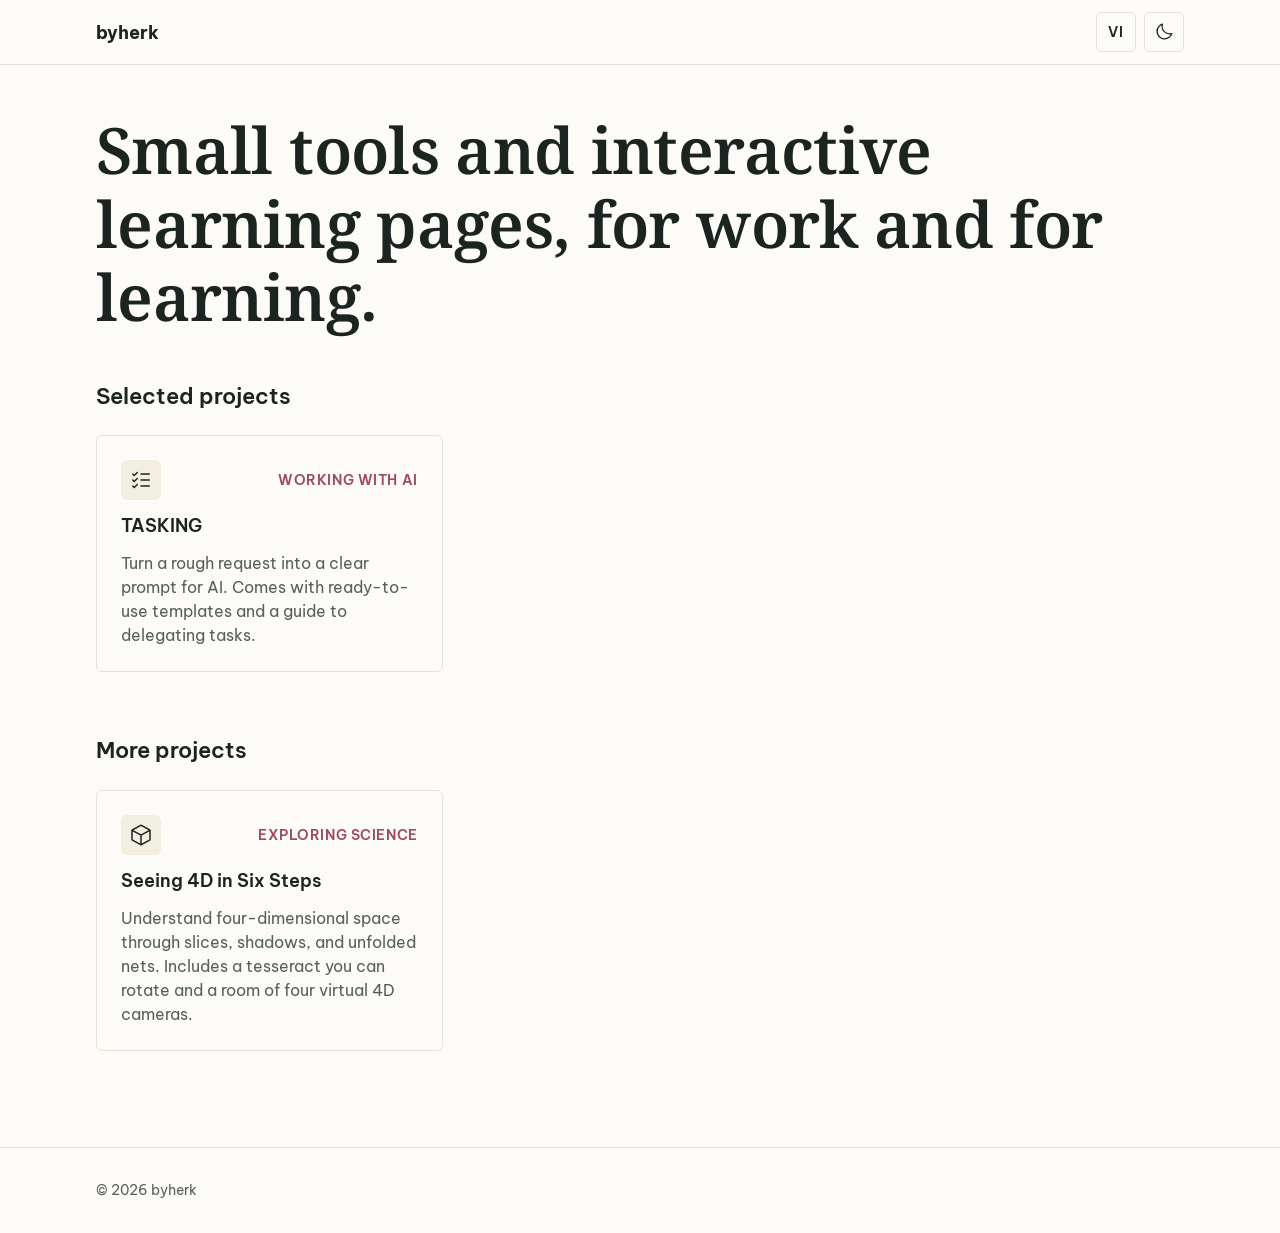
<file: index.html>
<!doctype html>
<html lang="vi">
	<head>
		<meta charset="utf-8" />
		<meta name="viewport" content="width=device-width, initial-scale=1" />
		<title>Dự án · byherk</title>
		<meta name="description" content="Công cụ nhỏ và trang học tương tác: làm việc với AI, học tiếng Anh, khám phá khoa học." />

		<!-- Áp chế độ Sáng/Tối trước khi vẽ trang để không nháy. Dùng chung khóa với Starlight trên byherk.com. -->
		<script>
			(function () {
				var saved = null;
				try {
					saved = localStorage.getItem('starlight-theme');
				} catch (e) {}
				var theme =
					saved === 'light' || saved === 'dark'
						? saved
						: matchMedia('(prefers-color-scheme: light)').matches
							? 'light'
							: 'dark';
				document.documentElement.dataset.theme = theme;
			})();
		</script>

		<!-- Chọn ngôn ngữ trước khi vẽ trang: ?lang=vi|en, rồi lựa chọn đã lưu, rồi ngôn ngữ trình duyệt. app.js đọc lại từ html lang. -->
		<script>
			(function () {
				var lang = null;
				try {
					var fromUrl = new URLSearchParams(location.search).get('lang');
					if (fromUrl === 'vi' || fromUrl === 'en') lang = fromUrl;
				} catch (e) {}
				if (!lang) {
					try {
						var saved = localStorage.getItem('byherk-lang');
						if (saved === 'vi' || saved === 'en') lang = saved;
					} catch (e) {}
				}
				if (!lang) {
					var prefs = navigator.languages && navigator.languages.length ? navigator.languages : [navigator.language || ''];
					lang = 'en';
					for (var i = 0; i < prefs.length; i++) {
						if (/^vi/i.test(prefs[i])) {
							lang = 'vi';
							break;
						}
					}
				}
				document.documentElement.lang = lang;
			})();
		</script>

		<link rel="preconnect" href="https://fonts.googleapis.com" />
		<link rel="preconnect" href="https://fonts.gstatic.com" crossorigin />
		<link
			rel="stylesheet"
			href="https://fonts.googleapis.com/css2?family=Be+Vietnam+Pro:wght@400;600;700&family=Noto+Serif:wght@600&display=swap"
		/>
		<link rel="stylesheet" href="assets/css/tokens.css" />
		<link rel="stylesheet" href="assets/css/style.css" />
		<script src="assets/js/app.js" defer></script>
	</head>
	<body>
		<a class="skip-link" href="#main" data-i18n="skipLink">Chuyển đến nội dung chính</a>

		<header class="site-header">
			<div class="wrap">
				<a class="logo" href="https://byherk.com/">byherk</a>
				<div class="header-actions">
					<button class="icon-button lang-toggle" type="button" lang="en" aria-label="English" title="English">EN</button>
					<button class="icon-button theme-toggle" type="button" aria-label="Chuyển sang chế độ Tối" title="Chế độ Tối">
						<svg class="icon when-light" aria-hidden="true"><use href="assets/icons.svg#moon" /></svg>
						<svg class="icon when-dark" aria-hidden="true"><use href="assets/icons.svg#sun" /></svg>
					</button>
				</div>
			</div>
		</header>

		<main id="main" class="wrap">
			<h1 class="intro" data-i18n="intro">Những công cụ nhỏ và trang học tương tác, cho công việc lẫn việc học.</h1>

			<div class="controls">
				<div class="search" role="search">
					<label class="sr-only" for="search" data-i18n="searchLabel">Tìm kiếm</label>
					<svg class="icon" aria-hidden="true"><use href="assets/icons.svg#magnifying-glass" /></svg>
					<input id="search" type="search" placeholder="Tìm dự án" data-i18n-placeholder="searchPlaceholder" autocomplete="off" />
					<button
						class="icon-button clear"
						type="button"
						aria-label="Xóa"
						title="Xóa"
						data-i18n-aria-label="clear"
						data-i18n-title="clear"
						hidden
					>
						<svg class="icon" aria-hidden="true"><use href="assets/icons.svg#x" /></svg>
					</button>
				</div>
				<ul class="filters" aria-label="Danh mục" data-i18n-aria-label="categories"></ul>
			</div>

			<section class="section" id="selected" aria-labelledby="selected-title">
				<h2 class="section-title" id="selected-title" data-i18n="selected">Dự án tiêu biểu</h2>
				<ul class="grid"></ul>
			</section>

			<section class="section" id="all" aria-labelledby="all-title">
				<h2 class="section-title" id="all-title">Dự án khác</h2>
				<ul class="grid"></ul>
			</section>

			<div class="empty" id="empty" role="status" hidden>
				<p></p>
				<button class="text-button" type="button" data-i18n="showAll">Xem tất cả</button>
			</div>

			<noscript><p>Bật JavaScript để xem các dự án.</p></noscript>
		</main>

		<footer class="site-footer">
			<div class="wrap">© 2026 byherk</div>
		</footer>

		<template id="card-template">
			<li>
				<article class="card">
					<div class="card-top">
						<span class="card-icon"><svg class="icon" aria-hidden="true"><use /></svg></span>
						<span class="card-category"></span>
					</div>
					<h3 class="card-title"></h3>
					<p class="card-description"></p>
					<span class="card-status" data-i18n="comingSoon">Sắp có</span>
				</article>
			</li>
		</template>
	</body>
</html>
</file>
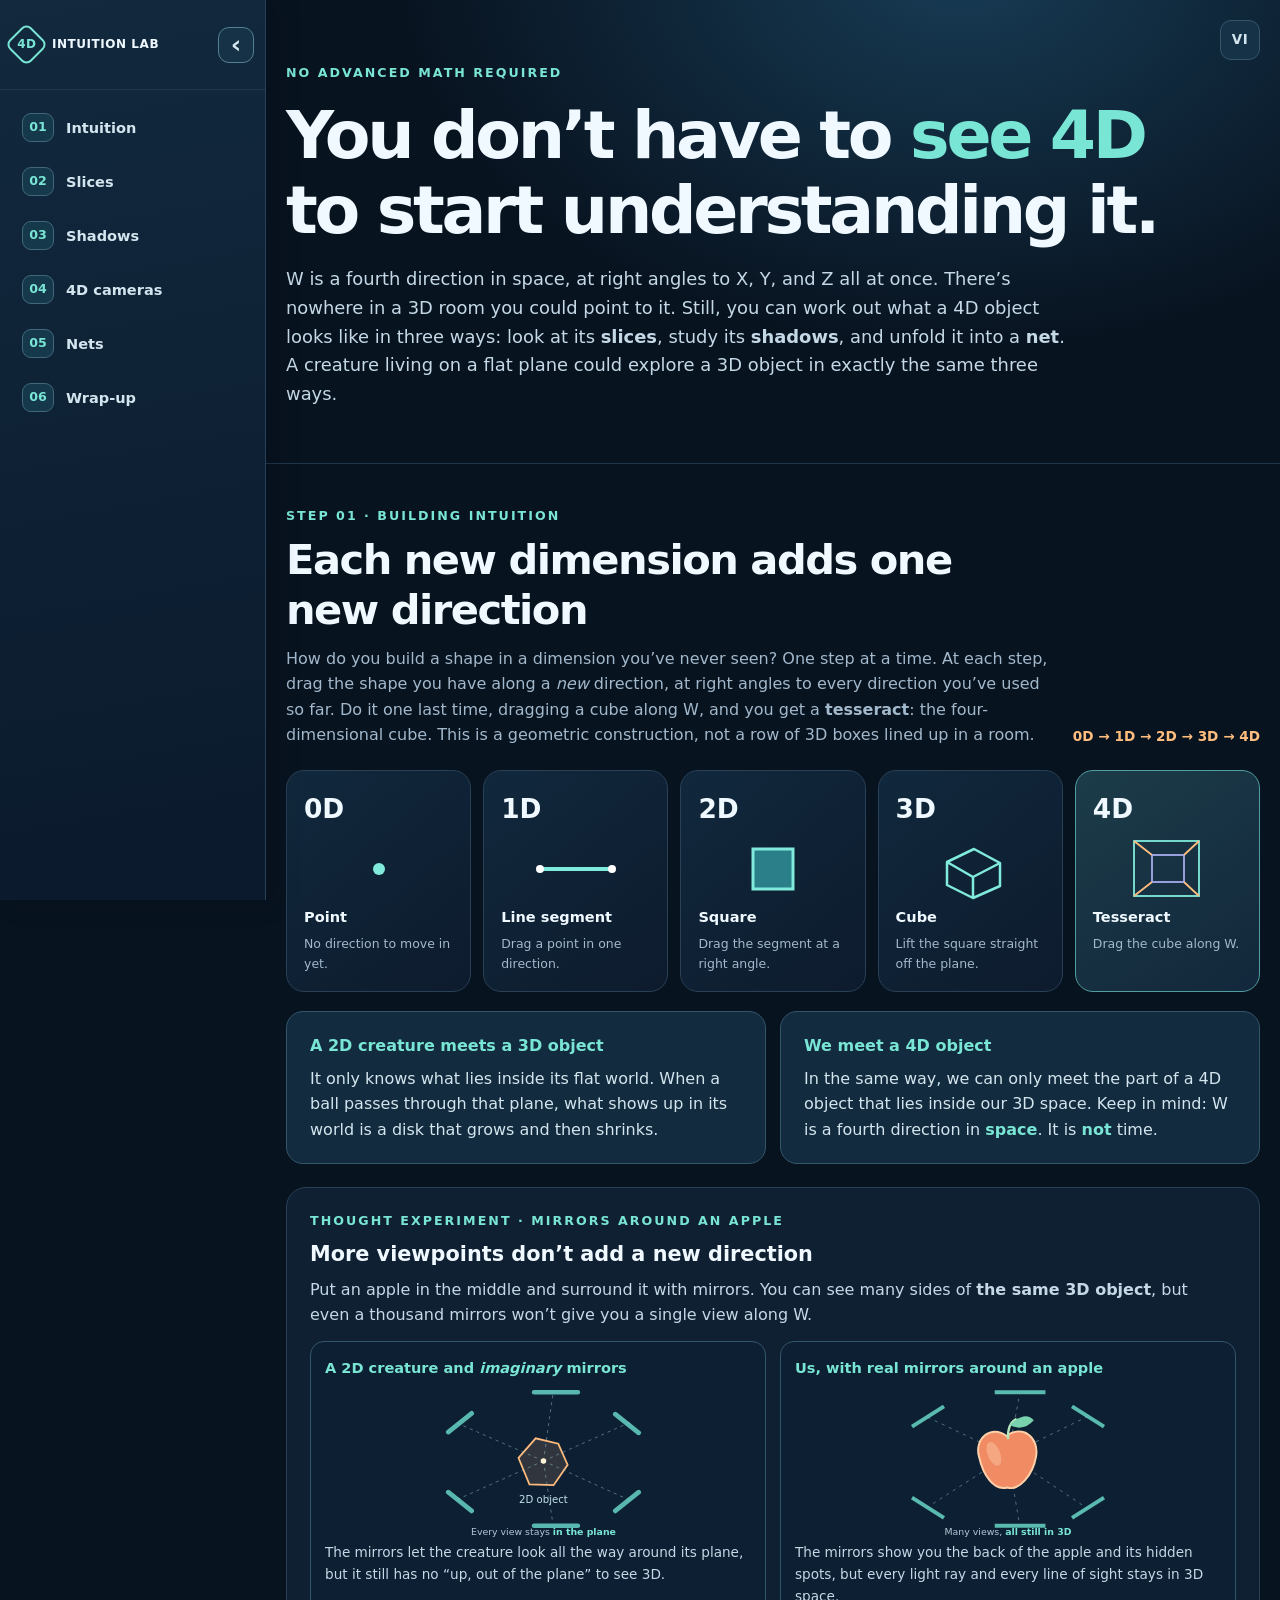
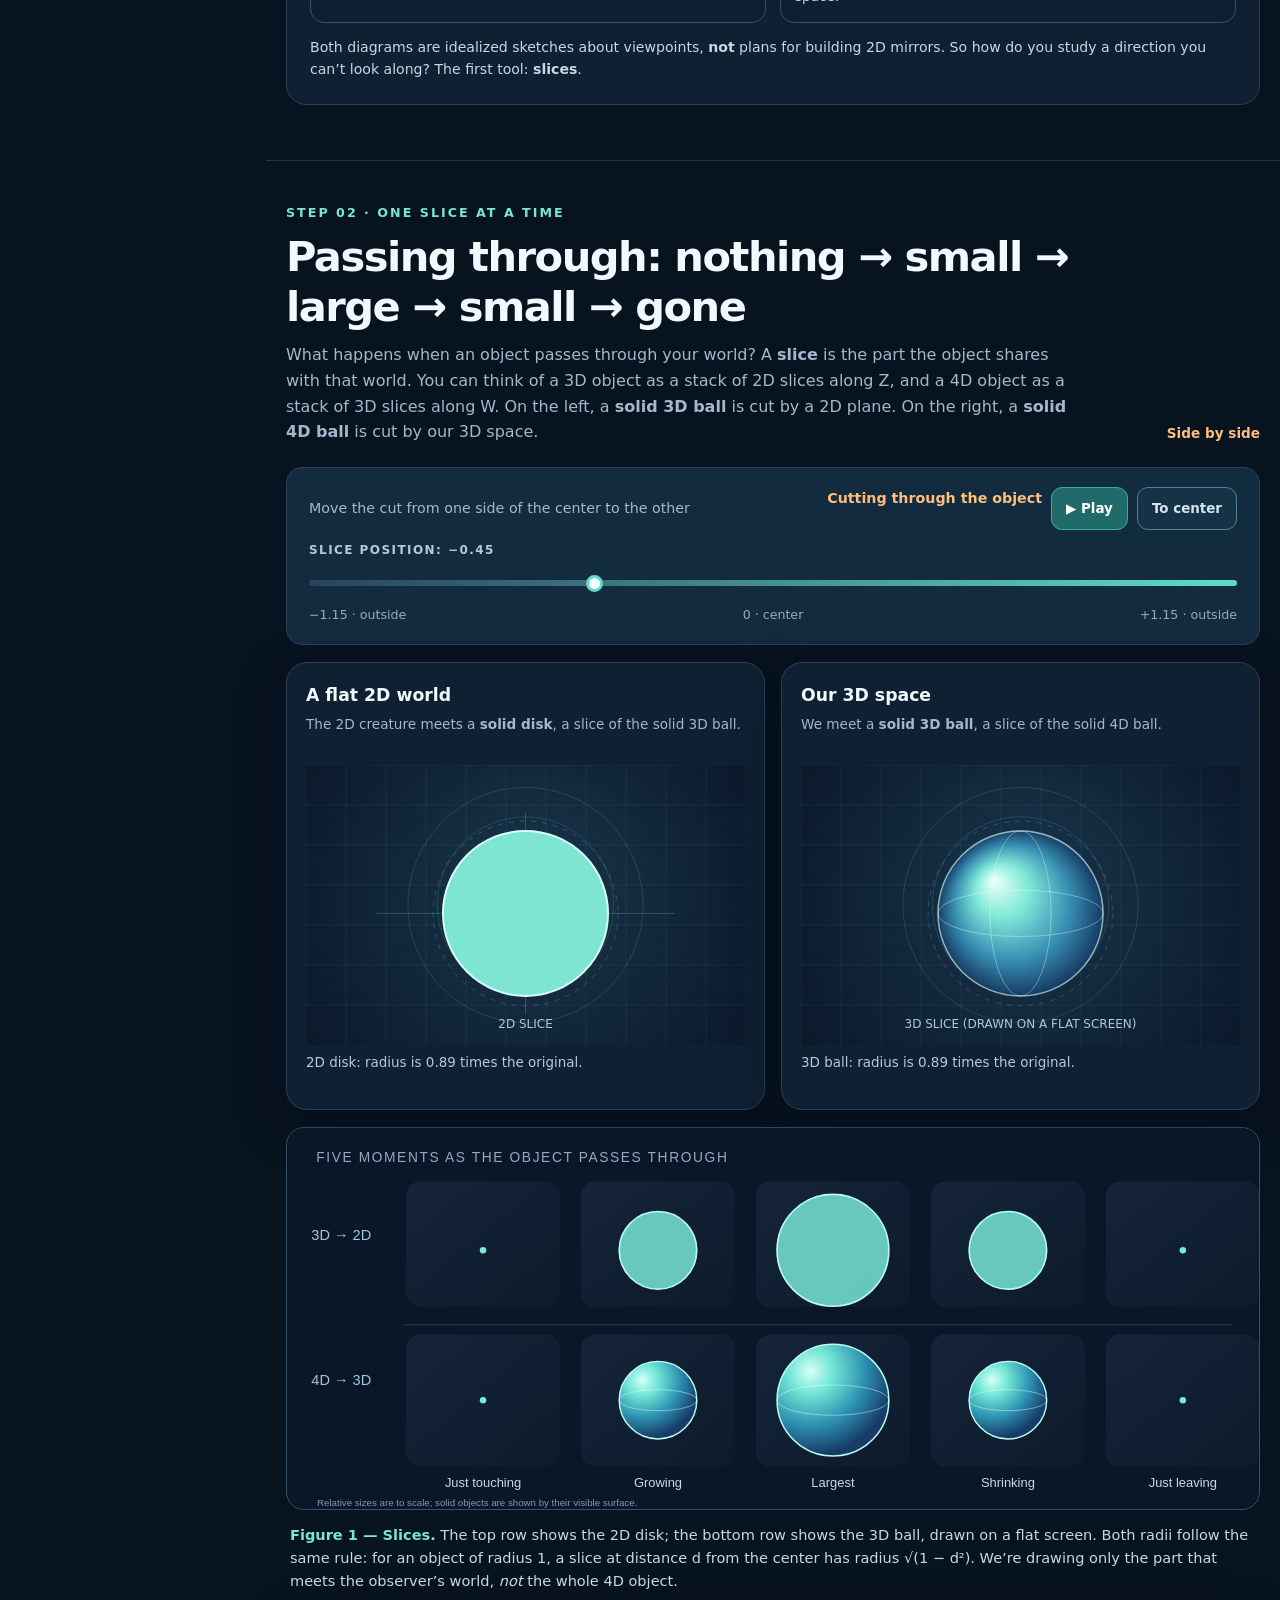
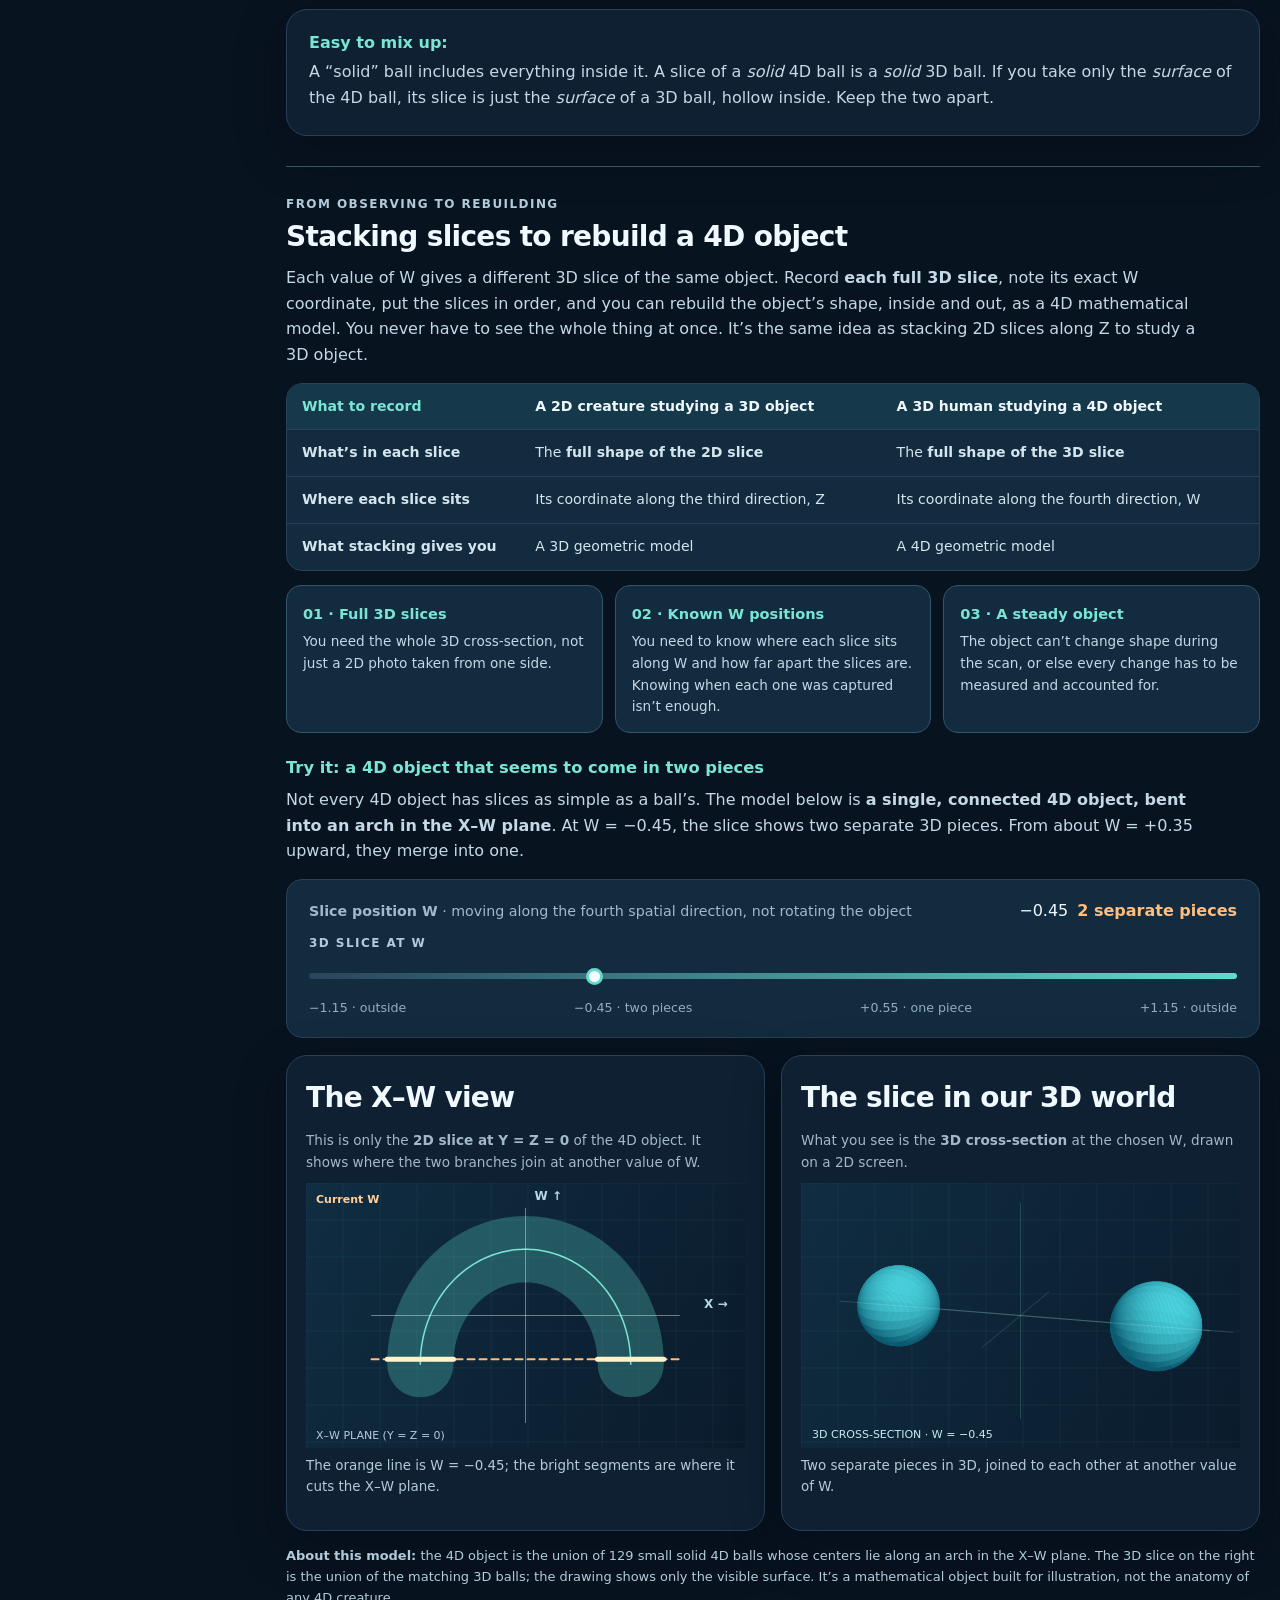
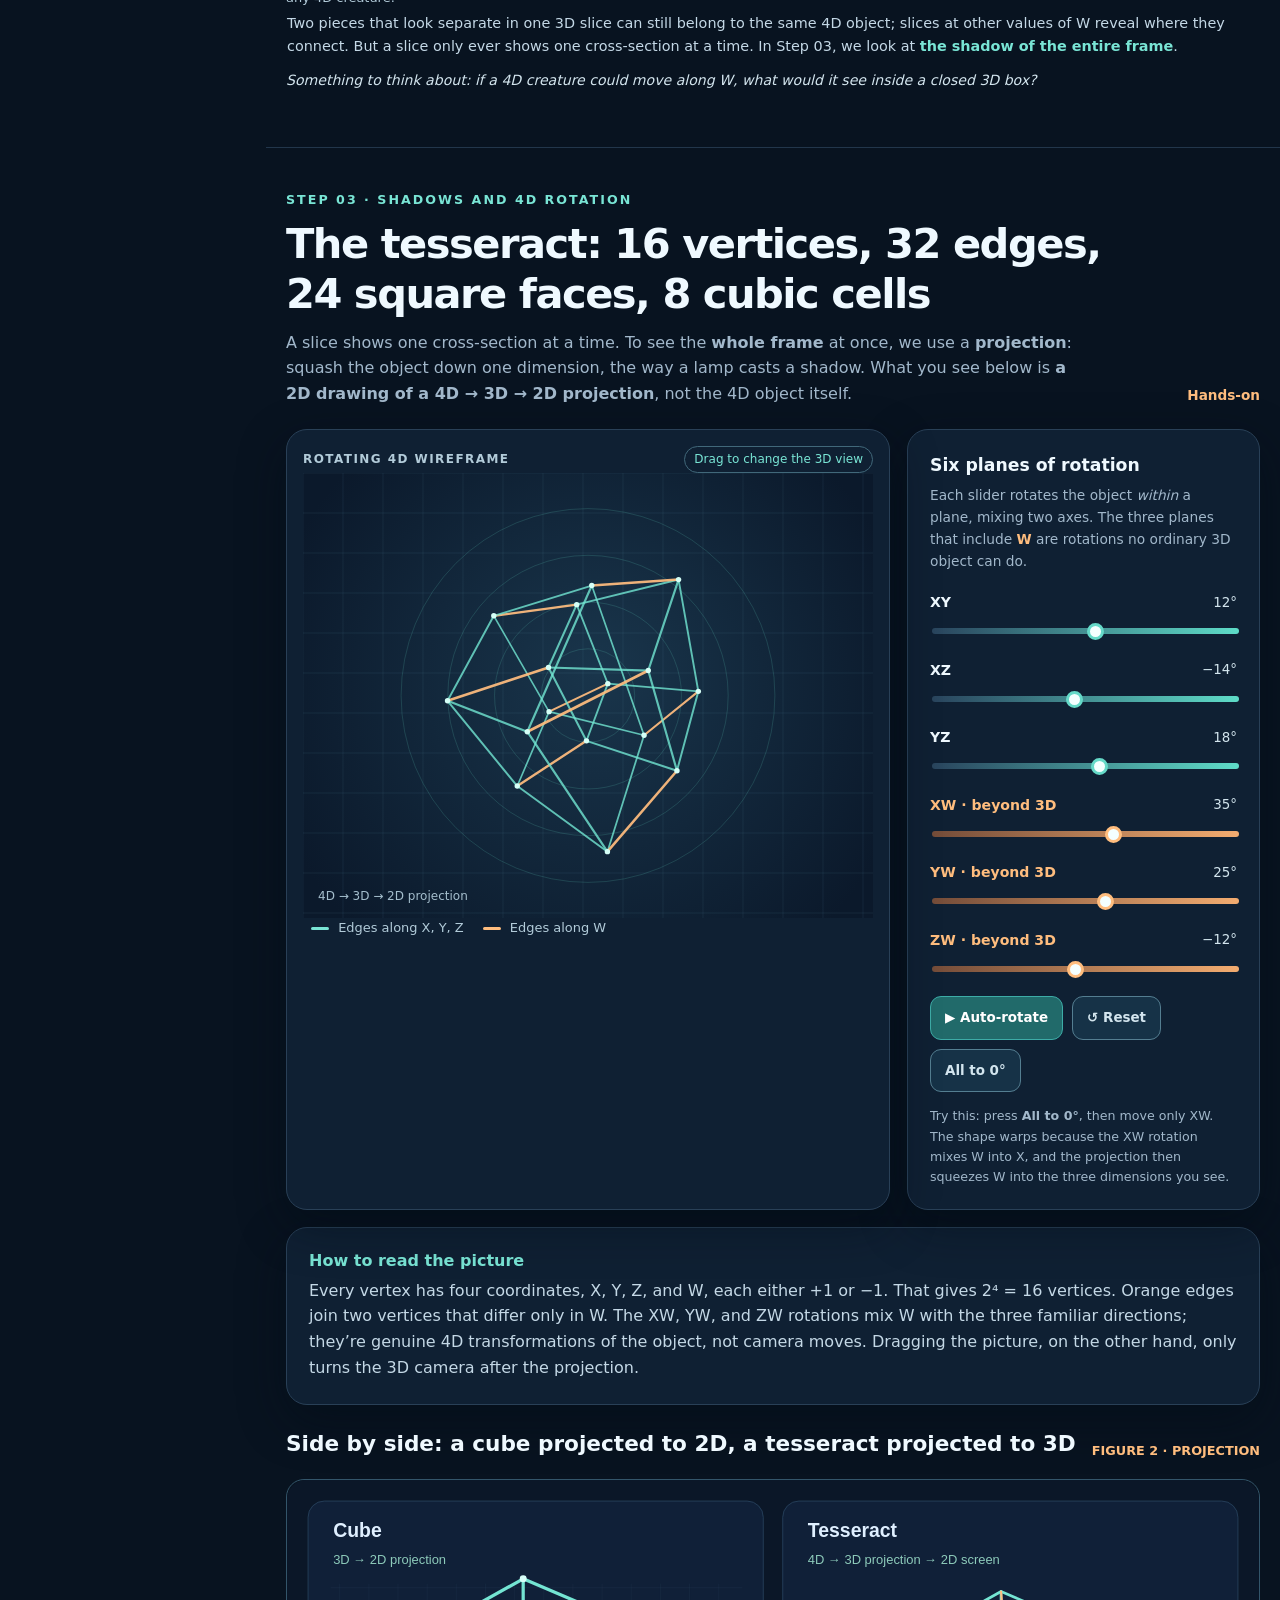
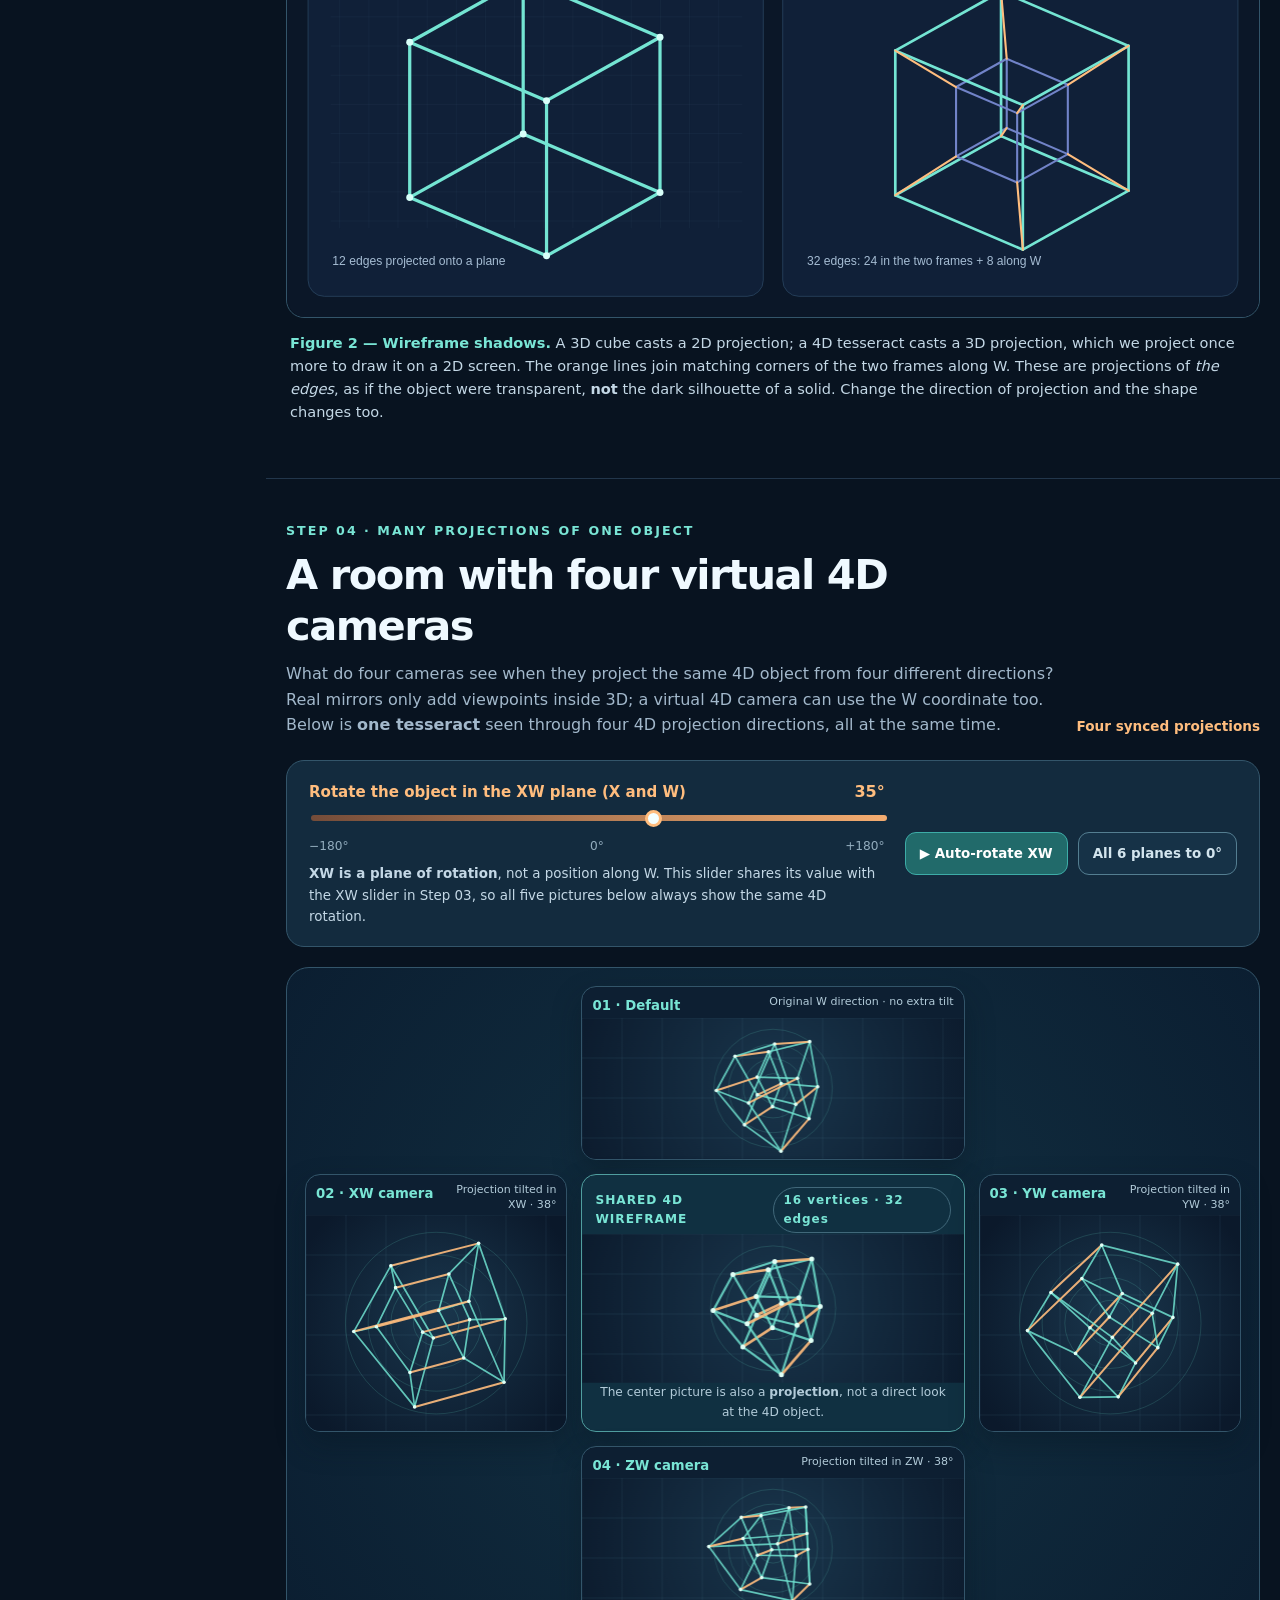
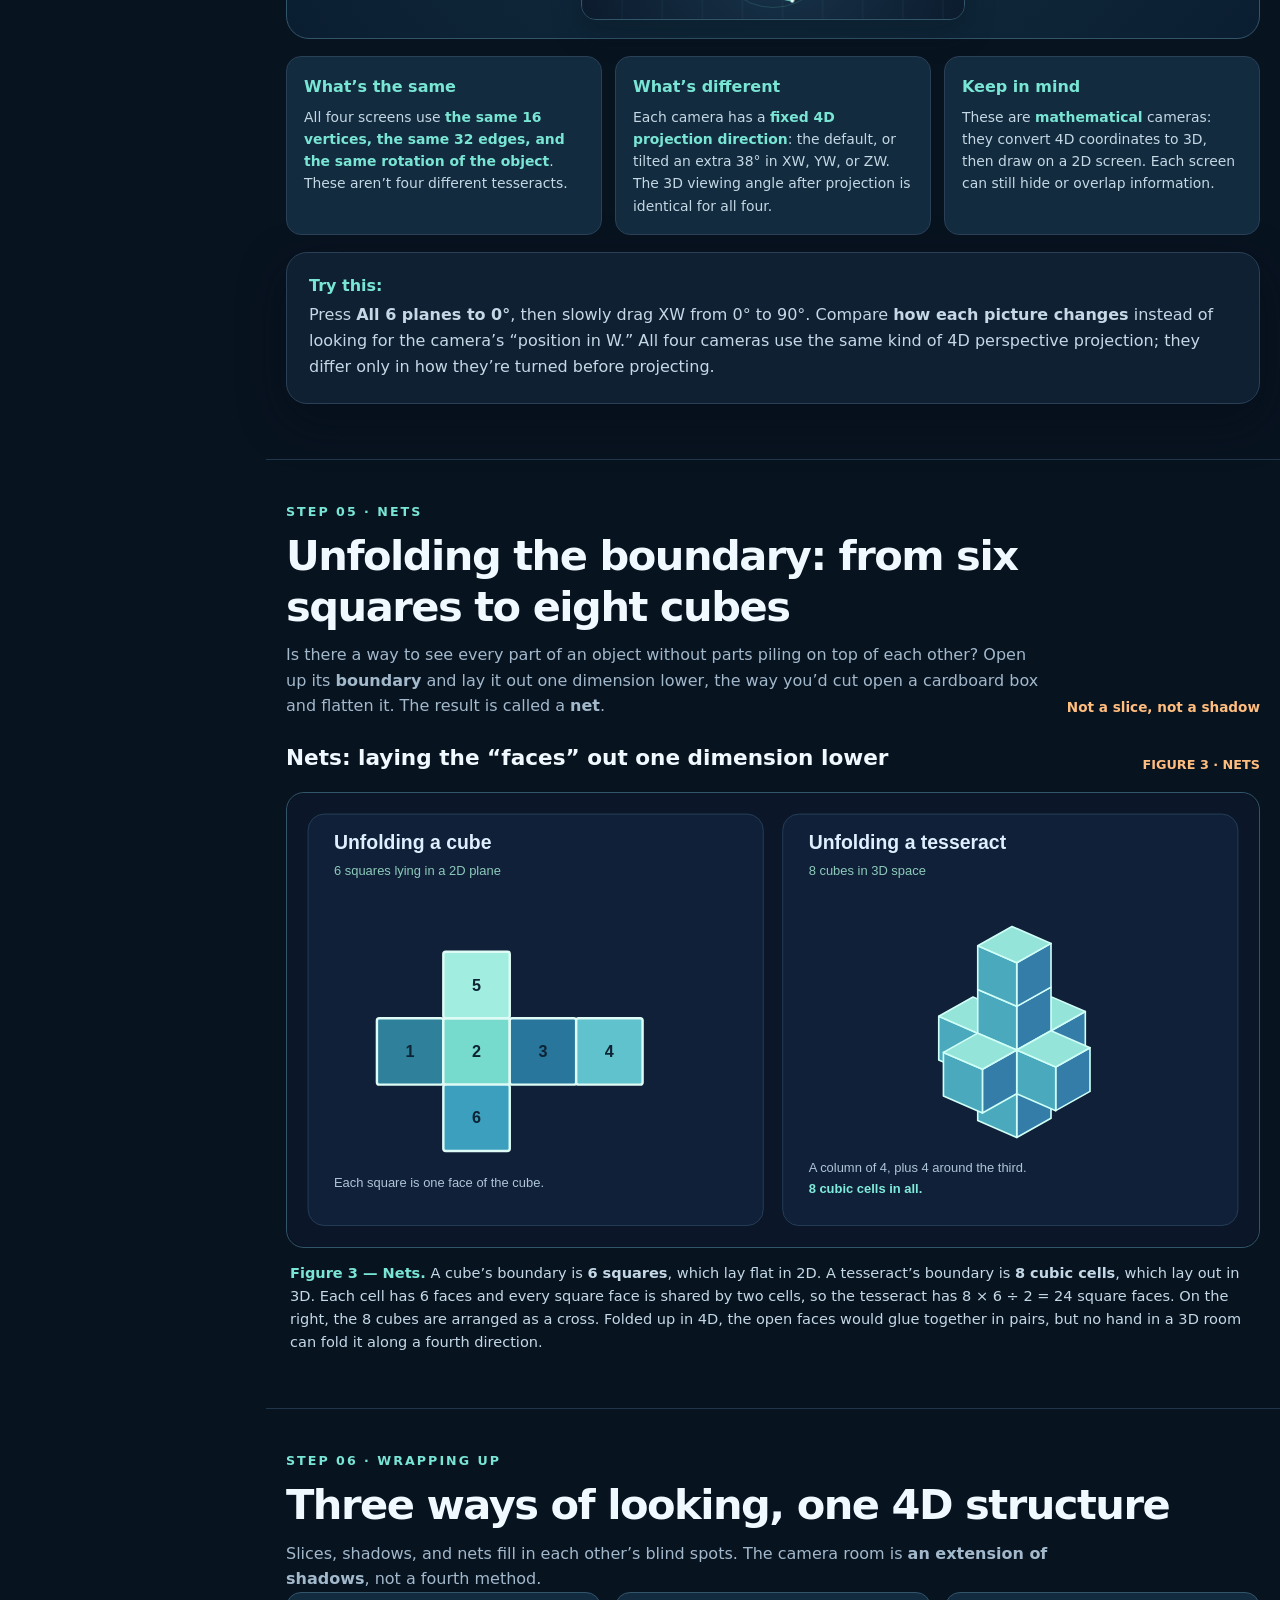
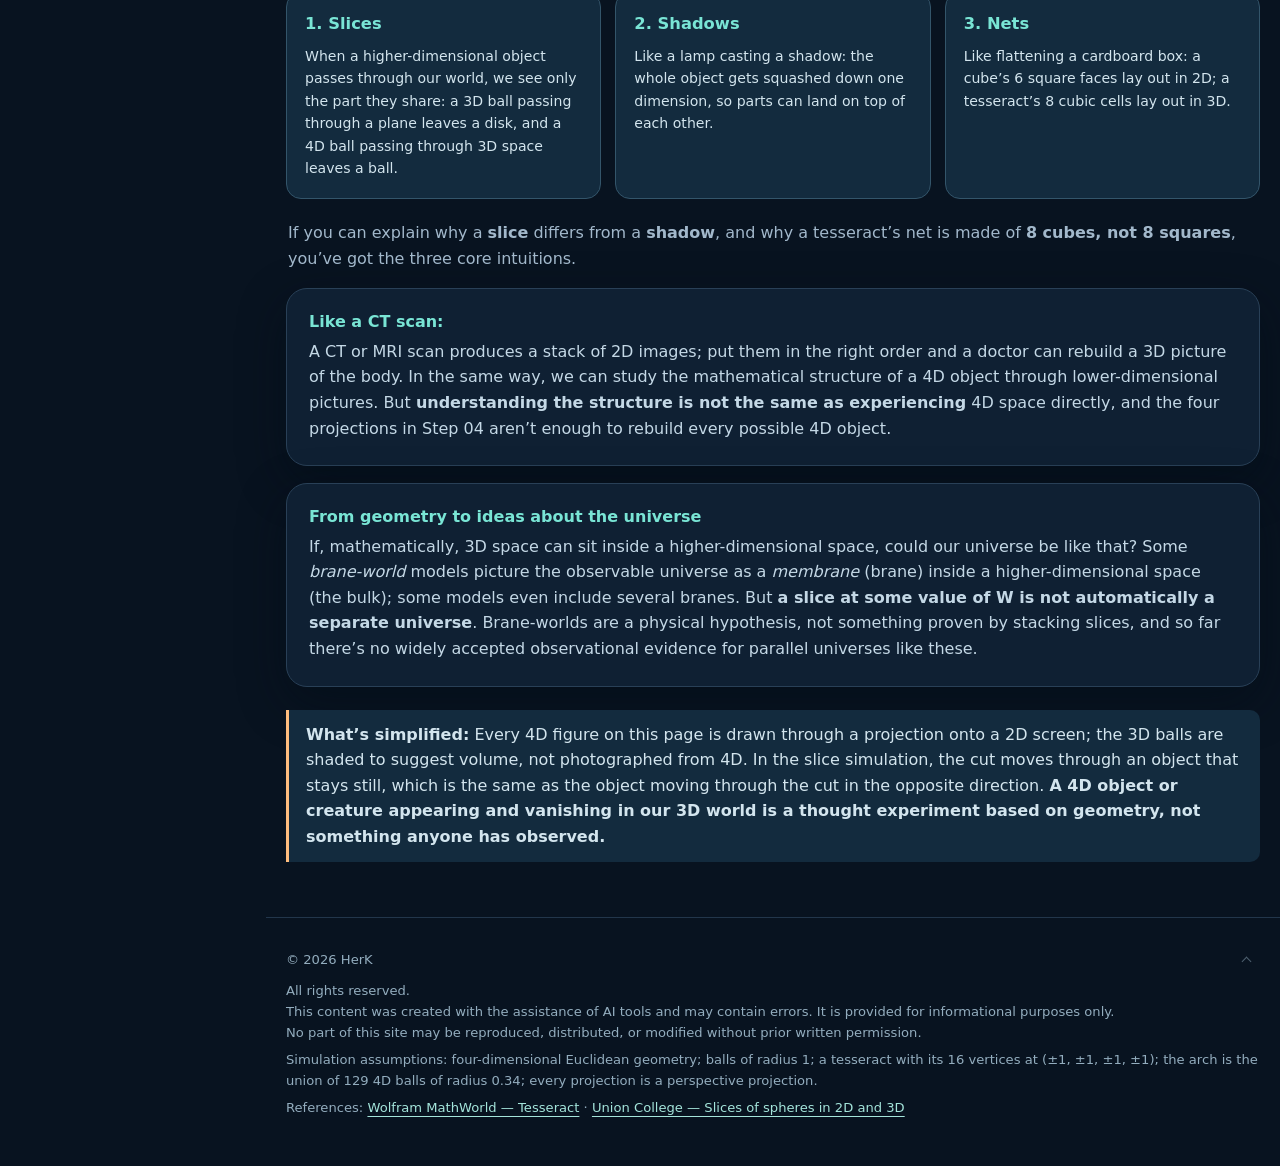
<file: seeing-4d/index.html>
<!doctype html>
<!--
Seeing 4D in Six Steps (Hình dung 4D qua 6 bước): an interactive, bilingual (VI/EN) lesson on four-dimensional space through slices, projections and nets.
Author: HerK, 2026.
AI assistance: made with AI tools under HerK's direction. AI-assisted content may contain errors; the page is provided as is, for reference only, without warranty.
Copyright (c) 2026 HerK. All rights reserved. See LICENSE in the repository root.
Fonts: none loaded; the page uses the system font stack.
Self-contained: every figure is inline SVG or drawn on canvas by the page's own code; no external file, library or network request.
Text: Vietnamese is written in this file; English and all text that changes at run time live in content.js.
-->
<html lang="vi">
<head>
<meta charset="utf-8">
<meta name="viewport" content="width=device-width, initial-scale=1">
<meta name="theme-color" content="#091524">
<meta name="author" content="HerK">
<title>Hình dung 4D qua 6 bước</title>
<meta name="description" content="Hình dung không gian bốn chiều qua lát cắt, bóng chiếu và hình trải, với tesseract xoay được và phòng bốn camera 4D ảo. Tác giả HerK.">
<!-- Chọn ngôn ngữ trước khi vẽ trang: ?lang=vi|en, rồi lựa chọn đã lưu (khóa dùng chung với trang danh mục), rồi ngôn ngữ trình duyệt. -->
<script>
(function () {
  var lang = null;
  try {
    var fromUrl = new URLSearchParams(location.search).get('lang');
    if (fromUrl === 'vi' || fromUrl === 'en') lang = fromUrl;
  } catch (e) {}
  if (!lang) {
    try {
      var saved = localStorage.getItem('byherk-lang');
      if (saved === 'vi' || saved === 'en') lang = saved;
    } catch (e) {}
  }
  if (!lang) {
    var prefs = navigator.languages && navigator.languages.length ? navigator.languages : [navigator.language || ''];
    lang = 'en';
    for (var i = 0; i < prefs.length; i++) {
      if (/^vi/i.test(prefs[i])) { lang = 'vi'; break; }
    }
  }
  document.documentElement.lang = lang;
})();
</script>
<link rel="canonical" href="https://byherk.github.io/projects/seeing-4d/">
<link rel="alternate" hreflang="vi" href="https://byherk.github.io/projects/seeing-4d/">
<link rel="alternate" hreflang="en" href="https://byherk.github.io/projects/seeing-4d/?lang=en">
<link rel="alternate" hreflang="x-default" href="https://byherk.github.io/projects/seeing-4d/">
<link rel="stylesheet" href="style.css">
<script src="content.js" defer></script>
<script src="app.js" defer></script>
</head>
<body>

<!-- Một menu duy nhất: thanh bên ở desktop, ngăn kéo ở mobile. -->
<aside class="lesson-sidebar" id="lessonSidebar" aria-label="Điều hướng bài học" data-i18n-aria-label="sidebarLabel">
  <div class="sidebar-head">
    <div class="brand"><div class="brand-icon"><span>4D</span></div><span class="sidebar-brand-text" data-i18n="brand">PHÒNG THÍ NGHIỆM TRỰC GIÁC</span></div>
    <button type="button" class="btn sidebar-toggle" id="sidebarToggle" aria-controls="lessonSidebar" aria-expanded="true" aria-label="Thu gọn thanh bên" title="Thu gọn thanh bên"><span aria-hidden="true">‹</span></button>
  </div>
  <nav class="navlinks" aria-label="Mục lục sáu bước" data-i18n-aria-label="navLabel">
    <a href="#intuition" title="01 · Trực giác" aria-label="01 · Trực giác"><span class="step-no" aria-hidden="true">01</span><span class="step-label" data-i18n="nav1">Trực giác</span></a>
    <a href="#slices" title="02 · Lát cắt" aria-label="02 · Lát cắt"><span class="step-no" aria-hidden="true">02</span><span class="step-label" data-i18n="nav2">Lát cắt</span></a>
    <a href="#shadows" title="03 · Bóng chiếu" aria-label="03 · Bóng chiếu"><span class="step-no" aria-hidden="true">03</span><span class="step-label" data-i18n="nav3">Bóng chiếu</span></a>
    <a href="#cameras" title="04 · Camera 4D" aria-label="04 · Camera 4D"><span class="step-no" aria-hidden="true">04</span><span class="step-label" data-i18n="nav4">Camera 4D</span></a>
    <a href="#nets" title="05 · Hình trải" aria-label="05 · Hình trải"><span class="step-no" aria-hidden="true">05</span><span class="step-label" data-i18n="nav5">Hình trải</span></a>
    <a href="#summary" title="06 · Tổng kết" aria-label="06 · Tổng kết"><span class="step-no" aria-hidden="true">06</span><span class="step-label" data-i18n="nav6">Tổng kết</span></a>
  </nav>
</aside>
<div class="sidebar-backdrop" id="sidebarBackdrop" aria-hidden="true"></div>

<div class="page-shell">
<header class="topbar">
  <button type="button" class="btn menu-btn" id="menuButton" aria-controls="lessonSidebar" aria-expanded="false" aria-label="Mở mục lục sáu bước"><span aria-hidden="true">☰</span><span data-i18n="menu">Mục lục</span></button>
  <span class="topbar-brand" data-i18n="topbarBrand">PHÒNG THÍ NGHIỆM 4D</span>
  <button class="lang-toggle" type="button" lang="en" aria-label="English" title="English">EN</button>
</header>

<main>
<section class="hero container" aria-labelledby="hero-title">
  <div class="eyebrow" data-i18n="heroEyebrow">Không cần toán cao cấp</div>
  <h1 id="hero-title" data-i18n-html="heroTitle">Bạn không cần <span>nhìn thấy 4D</span> để bắt đầu hiểu nó.</h1>
  <p class="lede" data-i18n-html="heroLede">W là hướng thứ tư trong không gian, vuông góc với cả X, Y và Z, nên trong căn phòng 3D không có chỗ nào để chỉ tay về phía nó. Dù vậy, ta vẫn suy ra được hình dạng vật 4D theo ba cách: xem từng <b>lát cắt</b>, xem <b>bóng chiếu</b>, và mở vật ra thành <b>hình trải</b>. Một sinh vật sống trên mặt phẳng cũng có thể tìm hiểu vật 3D đúng theo ba cách ấy.</p>
</section>

<!-- Bước 01 -->
<section class="section" id="intuition"><div class="container">
  <div class="section-head"><div>
    <div class="eyebrow" data-i18n="s1Eyebrow">Bước 01 · Xây trực giác</div>
    <h2 data-i18n="s1Title">Thêm một chiều là thêm một hướng mới</h2>
    <p data-i18n-html="s1Intro">Làm sao dựng được một hình ở chiều mà ta chưa từng thấy? Ta đi từng bậc: mỗi bậc kéo hình cũ theo một hướng <i>mới</i>, vuông góc với mọi hướng đã có. Đến bậc cuối, kéo khối lập phương theo hướng W, ta được <b>tesseract</b>, tức khối lập phương bốn chiều. Đây là một phép dựng hình học, không phải xếp nhiều khối 3D cạnh nhau trong phòng.</p>
  </div><span class="index">0D → 1D → 2D → 3D → 4D</span></div>
  <div class="dim-grid">
    <div class="dim-card"><div class="dim-index">0D</div><div class="dim-icon"><svg viewBox="0 0 90 62" aria-hidden="true"><circle cx="45" cy="31" r="6" fill="#80ebdc"/></svg></div><strong data-i18n="dim0">Điểm</strong><small data-i18n="dim0Note">Chưa có hướng nào để đi.</small></div>
    <div class="dim-card"><div class="dim-index">1D</div><div class="dim-icon"><svg viewBox="0 0 90 62" aria-hidden="true"><path d="M9 31 H81" stroke="#80ebdc" stroke-width="4" stroke-linecap="round"/><circle cx="9" cy="31" r="4" fill="white"/><circle cx="81" cy="31" r="4" fill="white"/></svg></div><strong data-i18n="dim1">Đoạn thẳng</strong><small data-i18n="dim1Note">Kéo một điểm theo một hướng.</small></div>
    <div class="dim-card"><div class="dim-index">2D</div><div class="dim-icon"><svg viewBox="0 0 90 62" aria-hidden="true"><rect x="25" y="11" width="40" height="40" fill="#2a7f89" stroke="#80ebdc" stroke-width="3"/></svg></div><strong data-i18n="dim2">Hình vuông</strong><small data-i18n="dim2Note">Kéo đoạn thẳng theo hướng vuông góc.</small></div>
    <div class="dim-card"><div class="dim-index">3D</div><div class="dim-icon"><svg viewBox="0 0 90 62" aria-hidden="true" fill="none" stroke="#80ebdc" stroke-width="2.5" stroke-linejoin="round"><path d="M22 24 L49 11 L75 25 L48 39 Z M22 24 V47 L48 60 V39 M75 25 V48 L48 60"/></svg></div><strong data-i18n="dim3">Khối lập phương</strong><small data-i18n="dim3Note">Nhấc hình vuông thẳng lên khỏi mặt phẳng.</small></div>
    <div class="dim-card"><div class="dim-index">4D</div><div class="dim-icon"><svg viewBox="0 0 90 62" aria-hidden="true" fill="none" stroke-width="1.8"><rect x="12" y="3" width="65" height="55" stroke="#80ebdc"/><rect x="30" y="17" width="32" height="27" stroke="#a6abef"/><path d="M12 3 L30 17 M77 3 L62 17 M12 58 L30 44 M77 58 L62 44" stroke="#ffbd7e"/></svg></div><strong>Tesseract</strong><small data-i18n="dim4Note">Kéo khối lập phương theo hướng W.</small></div>
  </div>
  <div class="analogy">
    <div class="analogy-panel"><b data-i18n="analogy2dTitle">Sinh vật 2D gặp vật 3D</b><p data-i18n="analogy2d">Nó chỉ biết những gì nằm trong mặt phẳng của mình. Khi một quả cầu đi xuyên qua mặt phẳng ấy, thứ hiện ra trong thế giới của nó là một đĩa tròn lớn dần rồi nhỏ dần.</p></div>
    <div class="analogy-panel"><b data-i18n="analogy3dTitle">Chúng ta gặp vật 4D</b><p data-i18n-html="analogy3d">Ta cũng chỉ gặp được phần của vật 4D nằm trong không gian 3D của mình. Lưu ý: W là một hướng <b>không gian</b> thứ tư, <b>không phải</b> thời gian.</p></div>
  </div>
  <div class="mirror-intro">
    <div class="eyebrow" data-i18n="mirrorEyebrow">Thí nghiệm tưởng tượng · Gương quanh quả táo</div>
    <h3 data-i18n="mirrorTitle">Nhiều góc nhìn không tạo ra hướng mới</h3>
    <p data-i18n-html="mirrorIntro">Đặt một quả táo ở giữa rồi xếp gương quanh nó: bạn thấy được nhiều mặt của <b>cùng một vật 3D</b>. Nhưng dù thêm một nghìn chiếc gương, không chiếc nào cho bạn nhìn theo hướng W.</p>
    <div class="mirror-grid">
      <div class="mirror-card">
        <div class="mirror-card-title" data-i18n-html="mirror2dTitle">Sinh vật 2D và những chiếc gương <em>giả định</em></div>
        <svg viewBox="0 0 390 205" role="img" aria-label="Sơ đồ nhìn từ trên xuống: một hình 2D với sáu gương giả định trong cùng mặt phẳng" data-i18n-aria-label="mirror2dAlt">
          <g stroke="#68d8c9" stroke-width="6" stroke-linecap="round" opacity=".83">
            <path d="M190 17h56 M190 188h56 M80 68l30-24 M324 69l-30-24 M80 145l30 24 M324 145l-30 24"/>
          </g>
          <g stroke="#ffbc7e" fill="#ffbc7e" fill-opacity=".15" stroke-width="2.2"><path d="M170 101L192 76L221 83L233 110L215 136L184 135Z"/></g>
          <g stroke="#90bdd0" stroke-dasharray="4 5" opacity=".65" fill="none"><path d="M202 105L214 20 M202 105L214 185 M202 105L88 55 M202 105L314 55 M202 105L88 156 M202 105L314 156"/></g>
          <circle cx="202" cy="105" r="3.5" fill="#fff4d7"/>
          <text x="202" y="159" text-anchor="middle" font-size="13" fill="#c2e2eb" data-i18n="mirror2dObject">Vật 2D</text>
          <text x="202" y="200" text-anchor="middle" font-size="12" fill="#b1c8d7" data-i18n-html="mirror2dCaption">Chỉ đổi hướng <tspan font-weight="700" fill="#79e5d5">trong mặt phẳng</tspan></text>
        </svg>
        <p data-i18n="mirror2dNote">Gương giúp sinh vật ấy nhìn quanh khắp mặt phẳng, nhưng nó vẫn không có hướng “lên khỏi mặt phẳng” để thấy 3D.</p>
      </div>
      <div class="mirror-card">
        <div class="mirror-card-title" data-i18n="mirror3dTitle">Chúng ta và gương thật quanh quả táo</div>
        <svg viewBox="0 0 390 205" role="img" aria-label="Quả táo ở giữa, sáu gương xung quanh theo các hướng trong không gian 3D" data-i18n-aria-label="mirror3dAlt">
          <g fill="none" stroke="#68d8c9" stroke-width="5" opacity=".84"><path d="M178 17h65 M178 188h65 M72 61l41-26 M318 61l-41-26 M72 152l41 26 M318 152l-41 26"/></g>
          <g stroke="#90bdd0" stroke-dasharray="4 6" opacity=".65"><path d="M195 98L210 19 M195 98L210 188 M195 98L90 48 M195 98L297 48 M195 98L89 166 M195 98L297 166"/></g>
          <path d="M193 73c-19-15-42 3-35 27 5 23 19 44 36 39 15 5 33-16 37-40 4-24-17-41-38-26Z" fill="#f08b64" stroke="#ffd1aa" stroke-width="2.5"/>
          <path d="M195 77q-1-20 11-26" fill="none" stroke="#b5e7bb" stroke-width="3"/>
          <path d="M197 59q20-19 31-6-13 15-31 6Z" fill="#79d2ae"/>
          <ellipse cx="177" cy="96" rx="8" ry="16" transform="rotate(-22 177 96)" fill="#ffe2c0" opacity=".32"/>
          <text x="195" y="200" text-anchor="middle" font-size="12" fill="#b1c8d7" data-i18n-html="mirror3dCaption">Nhiều hướng nhìn <tspan font-weight="700" fill="#79e5d5">vẫn trong 3D</tspan></text>
        </svg>
        <p data-i18n="mirror3dNote">Gương cho thấy thêm mặt sau hay những góc khuất của quả táo, nhưng mọi tia sáng và mọi hướng nhìn vẫn nằm trong không gian 3D.</p>
      </div>
    </div>
    <p class="mirror-outro" data-i18n-html="mirrorOutro">Hai sơ đồ chỉ minh họa ý về góc nhìn, <b>không</b> phải cách làm gương 2D. Vậy làm sao tìm hiểu một hướng mà ta không nhìn theo được? Công cụ đầu tiên: xem từng <b>lát cắt</b>.</p>
  </div>
</div></section>

<!-- Bước 02 -->
<section class="section" id="slices"><div class="container">
  <div class="section-head"><div>
    <div class="eyebrow" data-i18n="s2Eyebrow">Bước 02 · Nhìn từng lát cắt</div>
    <h2 data-i18n="s2Title">Đi xuyên qua: không thấy → nhỏ → lớn → nhỏ → biến mất</h2>
    <p data-i18n-html="s2Intro">Chuyện gì xảy ra khi một vật đi xuyên qua thế giới của bạn? <b>Lát cắt</b> là phần chung giữa vật và thế giới ấy. Có thể xem vật 3D như một chồng lát 2D xếp dọc theo Z, và vật 4D như một chồng lát 3D xếp dọc theo W. Bên trái: <b>khối cầu đặc 3D</b> bị một mặt phẳng 2D cắt qua. Bên phải: <b>khối cầu đặc 4D</b> bị không gian 3D cắt qua.</p>
  </div><span class="index" data-i18n="s2Index">So sánh song song</span></div>
  <div class="slice-control">
    <div class="top">
      <p data-i18n="sliceHint">Dời mặt cắt từ phía trước tâm ra phía sau tâm</p>
      <div class="btnrow"><span id="sliceStatus" class="status" role="status" aria-live="polite">Đang cắt qua vật</span><button type="button" class="btn primary" id="slicePlay" aria-pressed="false">▶&#xFE0E; Chạy mô phỏng</button><button type="button" class="btn" id="sliceCenter" data-i18n="sliceCenter">Về tâm</button></div>
    </div>
    <label class="label-inline" for="sliceRange"><span data-i18n="sliceLabel">Vị trí lát cắt:</span> <output id="sliceOffset">−0,45</output></label>
    <input type="range" min="-115" max="115" step="1" value="-45" id="sliceRange" aria-label="Vị trí mặt cắt chung cho hai mô hình" data-i18n-aria-label="sliceRangeLabel">
    <div class="slice-scale"><span data-i18n="scaleOutMinus">−1,15 · ngoài vật</span><span data-i18n="scaleCenter">0 · qua tâm</span><span data-i18n="scaleOutPlus">+1,15 · ngoài vật</span></div>
  </div>
  <div class="slice-grid">
    <div class="slice-pane"><h3 data-i18n="slice2dTitle">Thế giới phẳng 2D</h3><p class="sub" data-i18n-html="slice2dSub">Sinh vật 2D gặp một <b>đĩa tròn đặc</b>: lát cắt của quả cầu đặc 3D.</p><canvas id="slice2dCanvas" aria-label="Đĩa tròn 2D đổi bán kính theo vị trí lát cắt" data-i18n-aria-label="slice2dAlt"></canvas><p class="side-meta" id="slice2dText"></p></div>
    <div class="slice-pane"><h3 data-i18n="slice3dTitle">Không gian 3D của chúng ta</h3><p class="sub" data-i18n-html="slice3dSub">Ta gặp một <b>khối cầu đặc 3D</b>: lát cắt của khối cầu đặc 4D.</p><canvas id="slice3dCanvas" aria-label="Khối cầu 3D đổi bán kính theo lát cắt của khối cầu 4D" data-i18n-aria-label="slice3dAlt"></canvas><p class="side-meta" id="slice3dText"></p></div>
  </div>
  <figure class="figure"><div class="figure-art"><svg xmlns="http://www.w3.org/2000/svg" viewBox="0 0 1200 470" role="img" aria-label="Năm thời điểm của lát cắt: đĩa tròn 2D và khối cầu 3D cùng lớn dần rồi nhỏ dần" data-i18n-aria-label="fig1Alt">
<defs><radialGradient id="orb" cx="30%" cy="24%" r="75%"><stop stop-color="#d8fff9"/><stop offset=".27" stop-color="#70e6d5"/><stop offset=".65" stop-color="#2d90b1"/><stop offset="1" stop-color="#173c67"/></radialGradient><linearGradient id="tile" x1="0" y1="0" x2="1" y2="1"><stop stop-color="#15243a"/><stop offset="1" stop-color="#0d1a2b"/></linearGradient></defs>
<rect width="1200" height="470" rx="24" fill="#0b1728"/>
<text x="36" y="42" fill="#95a9c4" font-family="Arial,sans-serif" font-size="17" letter-spacing="2" data-i18n="fig1Heading">NĂM THỜI ĐIỂM KHI VẬT ĐI XUYÊN QUA</text>
<text x="30" y="138" fill="#9dc6dc" font-family="Arial,sans-serif" font-size="18">3D → 2D</text>
<text x="30" y="317" fill="#9dc6dc" font-family="Arial,sans-serif" font-size="18">4D → 3D</text>
<line x1="144" y1="243" x2="1167" y2="243" stroke="#31465e" stroke-width="1"/>
<rect x="147" y="66" width="190" height="155" rx="18" fill="url(#tile)"/>
<rect x="147" y="255" width="190" height="163" rx="18" fill="url(#tile)"/>
<text x="242" y="443" fill="#c9d9ea" font-family="Arial,sans-serif" font-size="16" text-anchor="middle" data-i18n="fig1Touch">Vừa chạm</text>
<circle cx="242" cy="151" r="4" fill="#79e9d8"/>
<circle cx="242" cy="336" r="4" fill="#79e9d8"/>
<rect x="363" y="66" width="190" height="155" rx="18" fill="url(#tile)"/>
<rect x="363" y="255" width="190" height="163" rx="18" fill="url(#tile)"/>
<text x="458" y="443" fill="#c9d9ea" font-family="Arial,sans-serif" font-size="16" text-anchor="middle" data-i18n="fig1Grow">Lớn dần</text>
<circle cx="458" cy="151" r="47.88" fill="#79e9d8" fill-opacity=".84" stroke="#bafdf2" stroke-width="2"/>
<circle cx="458" cy="336" r="47.88" fill="url(#orb)" stroke="#bafdf2" stroke-width="1.8"/>
<ellipse cx="458" cy="336" rx="47.88" ry="12.93" fill="none" stroke="#d9fff8" stroke-opacity=".47" stroke-width="1.2"/>
<rect x="579" y="66" width="190" height="155" rx="18" fill="url(#tile)"/>
<rect x="579" y="255" width="190" height="163" rx="18" fill="url(#tile)"/>
<text x="674" y="443" fill="#c9d9ea" font-family="Arial,sans-serif" font-size="16" text-anchor="middle" data-i18n="fig1Max">Lớn nhất</text>
<circle cx="674" cy="151" r="69.00" fill="#79e9d8" fill-opacity=".84" stroke="#bafdf2" stroke-width="2"/>
<circle cx="674" cy="336" r="69.00" fill="url(#orb)" stroke="#bafdf2" stroke-width="1.8"/>
<ellipse cx="674" cy="336" rx="69.00" ry="18.63" fill="none" stroke="#d9fff8" stroke-opacity=".47" stroke-width="1.2"/>
<rect x="795" y="66" width="190" height="155" rx="18" fill="url(#tile)"/>
<rect x="795" y="255" width="190" height="163" rx="18" fill="url(#tile)"/>
<text x="890" y="443" fill="#c9d9ea" font-family="Arial,sans-serif" font-size="16" text-anchor="middle" data-i18n="fig1Shrink">Nhỏ dần</text>
<circle cx="890" cy="151" r="47.88" fill="#79e9d8" fill-opacity=".84" stroke="#bafdf2" stroke-width="2"/>
<circle cx="890" cy="336" r="47.88" fill="url(#orb)" stroke="#bafdf2" stroke-width="1.8"/>
<ellipse cx="890" cy="336" rx="47.88" ry="12.93" fill="none" stroke="#d9fff8" stroke-opacity=".47" stroke-width="1.2"/>
<rect x="1011" y="66" width="190" height="155" rx="18" fill="url(#tile)"/>
<rect x="1011" y="255" width="190" height="163" rx="18" fill="url(#tile)"/>
<text x="1106" y="443" fill="#c9d9ea" font-family="Arial,sans-serif" font-size="16" text-anchor="middle" data-i18n="fig1Leave">Vừa rời</text>
<circle cx="1106" cy="151" r="4" fill="#79e9d8"/>
<circle cx="1106" cy="336" r="4" fill="#79e9d8"/>
<text x="37" y="467" fill="#7f96b2" font-family="Arial,sans-serif" font-size="12" data-i18n="fig1Note">Kích thước tương đối đúng tỉ lệ; khối đặc thể hiện qua bề mặt nhìn thấy.</text>
</svg></div><figcaption data-i18n-html="fig1Caption"><strong>Hình 1 — Lát cắt.</strong> Hàng trên là đĩa tròn 2D; hàng dưới là khối cầu 3D vẽ trên màn hình phẳng. Bán kính của cả hai đổi theo cùng một quy luật: với vật có bán kính 1, lát cắt cách tâm một khoảng d có bán kính √(1 − d²). Hình chỉ vẽ phần giao với thế giới quan sát, <i>không</i> vẽ trọn vật 4D.</figcaption></figure>
  <div class="note"><strong data-i18n="solidNoteTitle">Điểm dễ nhầm:</strong><p data-i18n-html="solidNote">“Khối cầu đặc” gồm cả phần ruột bên trong. Lát cắt của <i>khối</i> cầu 4D là một <i>khối</i> cầu 3D. Còn nếu chỉ lấy <i>bề mặt</i> của vật 4D, lát cắt chỉ là <i>bề mặt</i> của một quả cầu 3D, rỗng ruột. Đừng lẫn hai thứ này.</p></div>

  <div class="recon-lesson">
    <div class="label-inline" data-i18n="reconEyebrow">Từ quan sát đến tái dựng</div>
    <h3 data-i18n="reconTitle">Ghép các lát cắt để dựng lại vật 4D</h3>
    <p class="recon-lede" data-i18n-html="reconLede">Mỗi vị trí W cho một lát cắt 3D khác nhau của cùng một vật. Nếu ghi lại <b>đầy đủ từng lát cắt 3D</b>, biết đúng tọa độ W của mỗi lát rồi xếp chúng theo thứ tự, ta dựng lại được hình dạng và cả cấu trúc bên trong của vật dưới dạng mô hình toán học 4D, mà không cần nhìn thấy trọn vật cùng lúc. Đó cũng là cách ghép các lát 2D theo Z để tìm hiểu một vật 3D.</p>
    <div class="recon-table-wrap">
      <table class="recon-table">
        <thead><tr><th scope="col" data-i18n="tableHead1">Cần ghi lại</th><th scope="col" data-i18n="tableHead2">Sinh vật 2D tìm hiểu vật 3D</th><th scope="col" data-i18n="tableHead3">Con người 3D tìm hiểu vật 4D</th></tr></thead>
        <tbody>
          <tr><td data-i18n="tableRow1">Nội dung từng lát</td><td data-i18n-html="tableRow1a">Hình dạng <b>đầy đủ của lát 2D</b></td><td data-i18n-html="tableRow1b">Hình dạng <b>đầy đủ của lát 3D</b></td></tr>
          <tr><td data-i18n="tableRow2">Vị trí từng lát</td><td data-i18n="tableRow2a">Tọa độ theo hướng thứ ba: Z</td><td data-i18n="tableRow2b">Tọa độ theo hướng thứ tư: W</td></tr>
          <tr><td data-i18n="tableRow3">Kết quả khi ghép</td><td data-i18n="tableRow3a">Mô hình hình học 3D</td><td data-i18n="tableRow3b">Mô hình hình học 4D</td></tr>
        </tbody>
      </table>
    </div>
    <div class="recon-conditions" role="group" aria-label="Ba điều kiện để dựng lại" data-i18n-aria-label="conditionsLabel">
      <div class="recon-condition"><strong data-i18n="cond1Title">01 · Lát cắt 3D đầy đủ</strong><p data-i18n="cond1">Phải biết toàn bộ phần giao 3D, không chỉ một tấm ảnh 2D chụp từ một phía.</p></div>
      <div class="recon-condition"><strong data-i18n="cond2Title">02 · Biết tọa độ W</strong><p data-i18n="cond2">Phải biết mỗi lát nằm ở đâu và cách nhau bao xa theo W. Chỉ biết mỗi lát chụp lúc nào thì chưa đủ.</p></div>
      <div class="recon-condition"><strong data-i18n="cond3Title">03 · Vật đứng yên</strong><p data-i18n="cond3">Vật không đổi hình trong lúc quét, hoặc ta đo được mọi thay đổi để tính vào.</p></div>
    </div>
    <h4 data-i18n="archTitle">Thử với một vật 4D có hai phần tưởng như rời nhau</h4>
    <p class="recon-lede" data-i18n-html="archLede">Không phải vật 4D nào cũng có lát cắt đơn giản như khối cầu. Mô hình dưới đây là <b>một vật 4D liền một khối, uốn hình vòm trong mặt phẳng X–W</b>. Ở W = −0,45, lát cắt cho thấy hai phần 3D tách rời. Từ khoảng W = +0,35 trở lên, hai phần nối thành một.</p>
    <div class="slice-control recon-control">
      <div class="top"><p data-i18n-html="archHint"><b>Vị trí lát cắt W</b> · đi dọc hướng không gian thứ tư, không xoay vật</p><div class="recon-status"><output id="reconWOutput" for="reconWRange">−0,45</output><span class="recon-state" id="reconStatus" role="status" aria-live="polite">2 phần tách rời</span></div></div>
      <label class="label-inline" for="reconWRange" data-i18n="archLabel">Lát cắt 3D tại W</label>
      <input type="range" id="reconWRange" min="-115" max="115" step="1" value="-45" aria-label="Vị trí W của lát cắt qua vật 4D hình vòm" data-i18n-aria-label="archRangeLabel">
      <div class="slice-scale"><span data-i18n="scaleOutMinus">−1,15 · ngoài vật</span><span data-i18n="scaleTwo">−0,45 · hai phần</span><span data-i18n="scaleOne">+0,55 · liền một khối</span><span data-i18n="scaleOutPlus">+1,15 · ngoài vật</span></div>
    </div>
    <div class="recon-grid">
      <div class="slice-pane"><h3 data-i18n="planTitle">Sơ đồ X–W</h3><p class="sub" data-i18n-html="planSub">Đây chỉ là <b>lát cắt 2D tại Y = Z = 0</b> của vật 4D, giúp thấy chỗ hai nhánh nối nhau ở một vị trí W khác.</p><canvas id="reconPlanCanvas" role="img" aria-label="Sơ đồ X–W của vật 4D hình vòm, có đường đánh dấu vị trí lát cắt hiện tại" data-i18n-aria-label="planAlt"></canvas><p class="side-meta" id="reconPlanText"></p></div>
      <div class="slice-pane"><h3 data-i18n="bodyTitle">Lát cắt trong thế giới 3D</h3><p class="sub" data-i18n-html="bodySub">Khối bạn thấy là <b>phần giao 3D</b> tại W đang chọn, vẽ lên màn hình 2D.</p><canvas id="reconBodyCanvas" role="img" aria-label="Hình 3D của lát cắt vật 4D: có thể là hai phần rời hoặc một phần liền" data-i18n-aria-label="bodyAlt"></canvas><p class="side-meta" id="reconBodyText"></p></div>
    </div>
    <p class="recon-detail" data-i18n-html="archDetail"><b>Giới hạn của mô hình:</b> vật 4D này là hợp của 129 khối cầu đặc 4D nhỏ, có tâm nằm dọc một đường vòng cung trong mặt phẳng X–W. Lát cắt 3D bên phải là hợp của các khối cầu 3D tương ứng; hình vẽ chỉ thể hiện bề mặt nhìn thấy. Đây là một vật thể toán học để minh họa, không phải cơ thể của sinh vật 4D nào.</p>
    <p class="recon-foot" data-i18n-html="archFoot">Hai phần rời trong một lát cắt 3D vẫn có thể thuộc cùng một vật 4D; các lát ở những vị trí W khác cho thấy chỗ chúng nối nhau. Nhưng mỗi lần, lát cắt chỉ cho thấy một phần giao. Ở Bước 03, ta xem <strong>bóng chiếu của cả bộ khung</strong>.</p>
    <p class="recon-question" data-i18n="archQuestion">Câu hỏi gợi mở: nếu đi lại được theo hướng W, một sinh vật 4D sẽ thấy gì bên trong một chiếc hộp 3D đóng kín?</p>
  </div>
</div></section>

<!-- Bước 03 -->
<section class="section" id="shadows"><div class="container">
  <div class="section-head"><div>
    <div class="eyebrow" data-i18n="s3Eyebrow">Bước 03 · Bóng chiếu và phép xoay 4D</div>
    <h2 data-i18n="s3Title">Tesseract: 16 đỉnh, 32 cạnh, 24 mặt vuông, 8 ô lập phương</h2>
    <p data-i18n-html="s3Intro">Lát cắt chỉ cho thấy từng phần giao. Muốn giữ hình ảnh của <b>cả bộ khung</b> cùng lúc, ta dùng <b>phép chiếu</b>: nén vật xuống thấp hơn một chiều, như đèn rọi vào vật tạo ra bóng. Thứ bạn thấy dưới đây là <b>hình vẽ 2D của phép chiếu 4D → 3D → 2D</b>, không phải chính vật 4D.</p>
  </div><span class="index" data-i18n="s3Index">Tương tác trực tiếp</span></div>
  <div class="lab">
    <div class="canvas-panel">
      <div class="canvas-meta"><span class="label-inline" data-i18n="tesseractLabel">Khung dây 4D đang xoay</span><span class="canvas-badge" data-i18n="tesseractBadge">Kéo hình: đổi góc nhìn 3D</span></div>
      <canvas id="tesseractCanvas" class="tesseract-canvas" tabindex="0" aria-label="Hình chiếu tesseract; kéo hoặc dùng phím mũi tên để đổi góc nhìn 3D" data-i18n-aria-label="tesseractAlt"></canvas>
      <div class="legend"><span><i class="swatch"></i> <span data-i18n="legendXYZ">Cạnh theo X, Y, Z</span></span><span><i class="swatch w"></i> <span data-i18n="legendW">Cạnh theo hướng W</span></span></div>
    </div>
    <div class="controls">
      <h3 data-i18n="planesTitle">6 mặt phẳng xoay</h3>
      <p data-i18n-html="planesIntro">Mỗi thanh xoay vật <i>trong</i> một mặt phẳng, trộn hai trục với nhau. Ba mặt phẳng có chữ <b class="w-text">W</b> là kiểu xoay mà vật 3D thông thường không làm được.</p>
      <div class="slider-block"><div class="slider-line"><label for="angleXY">XY</label><output id="outXY" for="angleXY">12°</output></div><input class="rotation-input" id="angleXY" data-plane="XY" type="range" min="-180" max="180" step="1" value="12" aria-label="Góc xoay trong mặt phẳng XY" data-i18n-aria-label="angleXY"></div>
      <div class="slider-block"><div class="slider-line"><label for="angleXZ">XZ</label><output id="outXZ" for="angleXZ">−14°</output></div><input class="rotation-input" id="angleXZ" data-plane="XZ" type="range" min="-180" max="180" step="1" value="-14" aria-label="Góc xoay trong mặt phẳng XZ" data-i18n-aria-label="angleXZ"></div>
      <div class="slider-block"><div class="slider-line"><label for="angleYZ">YZ</label><output id="outYZ" for="angleYZ">18°</output></div><input class="rotation-input" id="angleYZ" data-plane="YZ" type="range" min="-180" max="180" step="1" value="18" aria-label="Góc xoay trong mặt phẳng YZ" data-i18n-aria-label="angleYZ"></div>
      <div class="slider-block accent-w"><div class="slider-line"><label for="angleXW" data-i18n="labelXW">XW · ra khỏi 3D</label><output id="outXW" for="angleXW">35°</output></div><input class="rotation-input" id="angleXW" data-plane="XW" type="range" min="-180" max="180" step="1" value="35" aria-label="Góc xoay trong mặt phẳng XW" data-i18n-aria-label="angleXW"></div>
      <div class="slider-block accent-w"><div class="slider-line"><label for="angleYW" data-i18n="labelYW">YW · ra khỏi 3D</label><output id="outYW" for="angleYW">25°</output></div><input class="rotation-input" id="angleYW" data-plane="YW" type="range" min="-180" max="180" step="1" value="25" aria-label="Góc xoay trong mặt phẳng YW" data-i18n-aria-label="angleYW"></div>
      <div class="slider-block accent-w"><div class="slider-line"><label for="angleZW" data-i18n="labelZW">ZW · ra khỏi 3D</label><output id="outZW" for="angleZW">−12°</output></div><input class="rotation-input" id="angleZW" data-plane="ZW" type="range" min="-180" max="180" step="1" value="-12" aria-label="Góc xoay trong mặt phẳng ZW" data-i18n-aria-label="angleZW"></div>
      <div class="btnrow"><button class="btn primary" type="button" id="rotatePlay" aria-pressed="false">▶&#xFE0E; Xoay tự động</button><button class="btn" type="button" id="rotateReset" data-i18n="rotateReset">↺ Đặt lại</button><button class="btn" type="button" id="rotateZero" data-i18n="rotateZero">0° tất cả</button></div>
      <div class="hint" data-i18n-html="rotateHint">Mẹo: bấm <b>0° tất cả</b> rồi chỉ kéo XW. Hình biến dạng vì phép xoay XW trộn hướng W vào X, rồi phép chiếu dồn W vào ba chiều ta thấy.</div>
    </div>
  </div>
  <div class="note"><strong data-i18n="readTitle">Đọc hình thế nào?</strong><p data-i18n-html="readNote">Mỗi đỉnh có bốn tọa độ X, Y, Z, W, mỗi tọa độ bằng +1 hoặc −1, nên có 2⁴ = 16 đỉnh. Cạnh màu cam nối hai đỉnh chỉ khác nhau ở W. Phép xoay XW, YW, ZW trộn hướng W với ba hướng quen thuộc: đó là phép biến đổi 4D thật sự trên vật, không phải xoay camera. Còn khi bạn kéo trên hình, chỉ camera 3D xoay, sau phép chiếu.</p></div>
  <div class="figure-block">
    <div class="figure-head"><h3 data-i18n="fig2Title">Đối chiếu: khối lập phương chiếu xuống 2D, tesseract chiếu xuống 3D</h3><span data-i18n="fig2Tag">HÌNH 2 · BÓNG CHIẾU</span></div>
    <figure class="figure"><div class="figure-art"><svg xmlns="http://www.w3.org/2000/svg" viewBox="0 0 1200 540" role="img" aria-label="Hình chiếu khung dây: khối lập phương từ 3D xuống 2D, tesseract từ 4D xuống 3D" data-i18n-aria-label="fig2Alt">
<rect width="1200" height="540" rx="24" fill="#0b1728"/>
<rect x="26" y="26" width="562" height="488" rx="20" fill="#102038" stroke="#2a4560"/>
<rect x="612" y="26" width="562" height="488" rx="20" fill="#102038" stroke="#2a4560"/>
<text x="57" y="70" font-family="Arial,sans-serif" font-size="24" font-weight="700" fill="#dfefff" data-i18n="fig2Cube">Khối lập phương</text>
<text x="643" y="70" font-family="Arial,sans-serif" font-size="24" font-weight="700" fill="#dfefff">Tesseract</text>
<text x="57" y="104" font-family="Arial,sans-serif" font-size="16" fill="#8dcaba" data-i18n="fig2CubeSub">3D → hình chiếu 2D</text>
<text x="643" y="104" font-family="Arial,sans-serif" font-size="16" fill="#8dcaba" data-i18n="fig2TessSub">4D → hình chiếu 3D → màn hình 2D</text>
<path d="M65 128 V430" stroke="#4b6681" stroke-opacity=".13"/>
<path d="M101 128 V430" stroke="#4b6681" stroke-opacity=".13"/>
<path d="M137 128 V430" stroke="#4b6681" stroke-opacity=".13"/>
<path d="M173 128 V430" stroke="#4b6681" stroke-opacity=".13"/>
<path d="M209 128 V430" stroke="#4b6681" stroke-opacity=".13"/>
<path d="M245 128 V430" stroke="#4b6681" stroke-opacity=".13"/>
<path d="M281 128 V430" stroke="#4b6681" stroke-opacity=".13"/>
<path d="M317 128 V430" stroke="#4b6681" stroke-opacity=".13"/>
<path d="M353 128 V430" stroke="#4b6681" stroke-opacity=".13"/>
<path d="M389 128 V430" stroke="#4b6681" stroke-opacity=".13"/>
<path d="M425 128 V430" stroke="#4b6681" stroke-opacity=".13"/>
<path d="M461 128 V430" stroke="#4b6681" stroke-opacity=".13"/>
<path d="M497 128 V430" stroke="#4b6681" stroke-opacity=".13"/>
<path d="M533 128 V430" stroke="#4b6681" stroke-opacity=".13"/>
<path d="M54 133 H562" stroke="#4b6681" stroke-opacity=".13"/>
<path d="M54 169 H562" stroke="#4b6681" stroke-opacity=".13"/>
<path d="M54 205 H562" stroke="#4b6681" stroke-opacity=".13"/>
<path d="M54 241 H562" stroke="#4b6681" stroke-opacity=".13"/>
<path d="M54 277 H562" stroke="#4b6681" stroke-opacity=".13"/>
<path d="M54 313 H562" stroke="#4b6681" stroke-opacity=".13"/>
<path d="M54 349 H562" stroke="#4b6681" stroke-opacity=".13"/>
<path d="M54 385 H562" stroke="#4b6681" stroke-opacity=".13"/>
<path d="M54 421 H562" stroke="#4b6681" stroke-opacity=".13"/>
<line x1="291.58" y1="313.60" x2="460.50" y2="385.70" stroke="#74e5d3" stroke-width="4" stroke-linecap="round"/>
<line x1="291.58" y1="313.60" x2="151.50" y2="391.88" stroke="#74e5d3" stroke-width="4" stroke-linecap="round"/>
<line x1="291.58" y1="313.60" x2="291.58" y2="122.02" stroke="#74e5d3" stroke-width="4" stroke-linecap="round"/>
<line x1="460.50" y1="385.70" x2="320.42" y2="463.98" stroke="#74e5d3" stroke-width="4" stroke-linecap="round"/>
<line x1="460.50" y1="385.70" x2="460.50" y2="194.12" stroke="#74e5d3" stroke-width="4" stroke-linecap="round"/>
<line x1="151.50" y1="391.88" x2="320.42" y2="463.98" stroke="#74e5d3" stroke-width="4" stroke-linecap="round"/>
<line x1="151.50" y1="391.88" x2="151.50" y2="200.30" stroke="#74e5d3" stroke-width="4" stroke-linecap="round"/>
<line x1="320.42" y1="463.98" x2="320.42" y2="272.40" stroke="#74e5d3" stroke-width="4" stroke-linecap="round"/>
<line x1="291.58" y1="122.02" x2="460.50" y2="194.12" stroke="#74e5d3" stroke-width="4" stroke-linecap="round"/>
<line x1="291.58" y1="122.02" x2="151.50" y2="200.30" stroke="#74e5d3" stroke-width="4" stroke-linecap="round"/>
<line x1="460.50" y1="194.12" x2="320.42" y2="272.40" stroke="#74e5d3" stroke-width="4" stroke-linecap="round"/>
<line x1="151.50" y1="200.30" x2="320.42" y2="272.40" stroke="#74e5d3" stroke-width="4" stroke-linecap="round"/>
<circle cx="291.58" cy="313.60" r="4.3" fill="#d8fff9"/>
<circle cx="460.50" cy="385.70" r="4.3" fill="#d8fff9"/>
<circle cx="151.50" cy="391.88" r="4.3" fill="#d8fff9"/>
<circle cx="320.42" cy="463.98" r="4.3" fill="#d8fff9"/>
<circle cx="291.58" cy="122.02" r="4.3" fill="#d8fff9"/>
<circle cx="460.50" cy="194.12" r="4.3" fill="#d8fff9"/>
<circle cx="151.50" cy="200.30" r="4.3" fill="#d8fff9"/>
<circle cx="320.42" cy="272.40" r="4.3" fill="#d8fff9"/>
<line x1="881.56" y1="316.20" x2="1039.00" y2="383.40" stroke="#74e5d3" stroke-width="3.3" stroke-linecap="round"/>
<line x1="888.56" y1="306.20" x2="964.00" y2="338.40" stroke="#7183c8" stroke-width="2.6" stroke-linecap="round"/>
<line x1="881.56" y1="316.20" x2="751.00" y2="389.16" stroke="#74e5d3" stroke-width="3.3" stroke-linecap="round"/>
<line x1="888.56" y1="306.20" x2="826.00" y2="341.16" stroke="#7183c8" stroke-width="2.6" stroke-linecap="round"/>
<line x1="881.56" y1="316.20" x2="881.56" y2="137.64" stroke="#74e5d3" stroke-width="3.3" stroke-linecap="round"/>
<line x1="888.56" y1="306.20" x2="888.56" y2="220.64" stroke="#7183c8" stroke-width="2.6" stroke-linecap="round"/>
<line x1="1039.00" y1="383.40" x2="908.44" y2="456.36" stroke="#74e5d3" stroke-width="3.3" stroke-linecap="round"/>
<line x1="964.00" y1="338.40" x2="901.44" y2="373.36" stroke="#7183c8" stroke-width="2.6" stroke-linecap="round"/>
<line x1="1039.00" y1="383.40" x2="1039.00" y2="204.84" stroke="#74e5d3" stroke-width="3.3" stroke-linecap="round"/>
<line x1="964.00" y1="338.40" x2="964.00" y2="252.84" stroke="#7183c8" stroke-width="2.6" stroke-linecap="round"/>
<line x1="751.00" y1="389.16" x2="908.44" y2="456.36" stroke="#74e5d3" stroke-width="3.3" stroke-linecap="round"/>
<line x1="826.00" y1="341.16" x2="901.44" y2="373.36" stroke="#7183c8" stroke-width="2.6" stroke-linecap="round"/>
<line x1="751.00" y1="389.16" x2="751.00" y2="210.60" stroke="#74e5d3" stroke-width="3.3" stroke-linecap="round"/>
<line x1="826.00" y1="341.16" x2="826.00" y2="255.60" stroke="#7183c8" stroke-width="2.6" stroke-linecap="round"/>
<line x1="908.44" y1="456.36" x2="908.44" y2="277.80" stroke="#74e5d3" stroke-width="3.3" stroke-linecap="round"/>
<line x1="901.44" y1="373.36" x2="901.44" y2="287.80" stroke="#7183c8" stroke-width="2.6" stroke-linecap="round"/>
<line x1="881.56" y1="137.64" x2="1039.00" y2="204.84" stroke="#74e5d3" stroke-width="3.3" stroke-linecap="round"/>
<line x1="888.56" y1="220.64" x2="964.00" y2="252.84" stroke="#7183c8" stroke-width="2.6" stroke-linecap="round"/>
<line x1="881.56" y1="137.64" x2="751.00" y2="210.60" stroke="#74e5d3" stroke-width="3.3" stroke-linecap="round"/>
<line x1="888.56" y1="220.64" x2="826.00" y2="255.60" stroke="#7183c8" stroke-width="2.6" stroke-linecap="round"/>
<line x1="1039.00" y1="204.84" x2="908.44" y2="277.80" stroke="#74e5d3" stroke-width="3.3" stroke-linecap="round"/>
<line x1="964.00" y1="252.84" x2="901.44" y2="287.80" stroke="#7183c8" stroke-width="2.6" stroke-linecap="round"/>
<line x1="751.00" y1="210.60" x2="908.44" y2="277.80" stroke="#74e5d3" stroke-width="3.3" stroke-linecap="round"/>
<line x1="826.00" y1="255.60" x2="901.44" y2="287.80" stroke="#7183c8" stroke-width="2.6" stroke-linecap="round"/>
<line x1="881.56" y1="316.20" x2="888.56" y2="306.20" stroke="#ffbd7e" stroke-width="2.6" stroke-linecap="round"/>
<line x1="1039.00" y1="383.40" x2="964.00" y2="338.40" stroke="#ffbd7e" stroke-width="2.6" stroke-linecap="round"/>
<line x1="751.00" y1="389.16" x2="826.00" y2="341.16" stroke="#ffbd7e" stroke-width="2.6" stroke-linecap="round"/>
<line x1="908.44" y1="456.36" x2="901.44" y2="373.36" stroke="#ffbd7e" stroke-width="2.6" stroke-linecap="round"/>
<line x1="881.56" y1="137.64" x2="888.56" y2="220.64" stroke="#ffbd7e" stroke-width="2.6" stroke-linecap="round"/>
<line x1="1039.00" y1="204.84" x2="964.00" y2="252.84" stroke="#ffbd7e" stroke-width="2.6" stroke-linecap="round"/>
<line x1="751.00" y1="210.60" x2="826.00" y2="255.60" stroke="#ffbd7e" stroke-width="2.6" stroke-linecap="round"/>
<line x1="908.44" y1="277.80" x2="901.44" y2="287.80" stroke="#ffbd7e" stroke-width="2.6" stroke-linecap="round"/>
<text x="56" y="475" font-family="Arial,sans-serif" font-size="15" fill="#a5bcd3" data-i18n="fig2CubeNote">12 cạnh chiếu lên mặt phẳng</text>
<text x="642" y="475" font-family="Arial,sans-serif" font-size="15" fill="#a5bcd3" data-i18n="fig2TessNote">32 cạnh: 24 cạnh của hai khung + 8 cạnh nối W</text>
</svg></div><figcaption data-i18n-html="fig2Caption"><strong>Hình 2 — Bóng chiếu dạng khung dây.</strong> Khối lập phương 3D cho hình chiếu 2D; tesseract 4D cho hình chiếu 3D, rồi ta chiếu thêm một lần nữa để vẽ lên màn hình 2D. Đường màu cam nối các đỉnh tương ứng của hai lớp khung theo hướng W. Đây là hình chiếu của <em>các cạnh</em>, như thể vật trong suốt, <b>không</b> phải bóng đen của một khối đặc. Đổi hướng chiếu thì dáng hình cũng đổi.</figcaption></figure>
  </div>
</div></section>

<!-- Bước 04 -->
<section class="section" id="cameras"><div class="container">
  <div class="section-head"><div>
    <div class="eyebrow" data-i18n="s4Eyebrow">Bước 04 · Nhiều phép chiếu của cùng một vật</div>
    <h2 data-i18n="s4Title">Phòng bốn camera 4D ảo</h2>
    <p data-i18n-html="s4Intro">Bốn camera chiếu cùng một vật 4D theo bốn hướng khác nhau thì sẽ thấy gì? Gương thật chỉ thêm góc nhìn trong 3D; camera 4D ảo thì dùng được cả tọa độ W. Dưới đây là <b>cùng một tesseract</b> qua bốn hướng chiếu 4D, hiện cùng lúc.</p>
  </div><span class="index" data-i18n="s4Index">Bốn hình chiếu đồng bộ</span></div>
  <div class="camera-controls">
    <div class="cam-slider-area accent-w">
      <div class="slider-line"><label for="cameraXWRange" data-i18n-html="cameraLabel">Xoay vật trong mặt phẳng <b>XW</b> (X và W)</label><output id="cameraXWOut" for="cameraXWRange">35°</output></div>
      <input id="cameraXWRange" type="range" min="-180" max="180" step="1" value="35" aria-label="Góc xoay XW chung cho vật trong cả bốn camera" data-i18n-aria-label="cameraRangeLabel">
      <div class="slider-ends"><span>−180°</span><span>0°</span><span>+180°</span></div>
      <p class="cam-help" data-i18n-html="cameraHelp"><b>XW là mặt phẳng xoay</b>, không phải một vị trí trên trục W. Thanh này dùng chung giá trị với thanh XW ở Bước 03, nên cả năm hình dưới đây luôn ở cùng một trạng thái xoay 4D.</p>
    </div>
    <div class="camera-actions"><button class="btn primary" id="cameraPlay" type="button" aria-pressed="false">▶&#xFE0E; Quay XW tự động</button><button class="btn" id="cameraZero" type="button" data-i18n="cameraZero">0° cả 6 mặt phẳng</button></div>
  </div>
  <div class="camera-room" role="group" aria-label="Phòng camera: tesseract ở giữa, bốn hình chiếu 4D xung quanh" data-i18n-aria-label="roomLabel">
    <div class="cam-screen cam-default"><div class="cam-title"><strong data-i18n="camDefault">01 · Mặc định</strong><small data-i18n="camDefaultNote">Hướng W gốc · không nghiêng thêm</small></div><canvas id="cameraDefault" aria-label="Hình chiếu tesseract của camera 4D mặc định" data-i18n-aria-label="camDefaultAlt"></canvas></div>
    <div class="cam-screen cam-xw"><div class="cam-title"><strong data-i18n="camXW">02 · Camera XW</strong><small data-i18n="camXWNote">Nghiêng hướng chiếu trong XW · 38°</small></div><canvas id="cameraXW" aria-label="Hình chiếu của camera nghiêng 38° trong mặt phẳng XW" data-i18n-aria-label="camXWAlt"></canvas></div>
    <div class="cam-core"><div class="cam-core-header"><span data-i18n="coreTitle">KHUNG DÂY 4D CHUNG</span><span class="canvas-badge" data-i18n="coreBadge">16 đỉnh · 32 cạnh</span></div><canvas id="cameraCenter" aria-label="Hình tham chiếu của tesseract, cùng góc xoay XW" data-i18n-aria-label="coreAlt"></canvas><div class="cam-core-caption" data-i18n-html="coreCaption">Hình ở giữa cũng là một <b>hình chiếu</b>, không phải cách nhìn thẳng vào vật 4D.</div></div>
    <div class="cam-screen cam-yw"><div class="cam-title"><strong data-i18n="camYW">03 · Camera YW</strong><small data-i18n="camYWNote">Nghiêng hướng chiếu trong YW · 38°</small></div><canvas id="cameraYW" aria-label="Hình chiếu của camera nghiêng 38° trong mặt phẳng YW" data-i18n-aria-label="camYWAlt"></canvas></div>
    <div class="cam-screen cam-zw"><div class="cam-title"><strong data-i18n="camZW">04 · Camera ZW</strong><small data-i18n="camZWNote">Nghiêng hướng chiếu trong ZW · 38°</small></div><canvas id="cameraZW" aria-label="Hình chiếu của camera nghiêng 38° trong mặt phẳng ZW" data-i18n-aria-label="camZWAlt"></canvas></div>
  </div>
  <div class="camera-method">
    <div><b data-i18n="sameTitle">Điều giống nhau</b><p data-i18n-html="same">Cả bốn màn hình dùng <b>cùng 16 đỉnh, 32 cạnh và cùng góc xoay của vật</b>. Đây không phải bốn tesseract khác nhau.</p></div>
    <div><b data-i18n="diffTitle">Điều khác nhau</b><p data-i18n-html="diff">Mỗi camera có một <b>hướng chiếu 4D cố định</b>: mặc định, hoặc nghiêng thêm 38° trong XW, YW hay ZW. Góc nhìn 3D sau phép chiếu giữ nguyên ở cả bốn.</p></div>
    <div><b data-i18n="rememberTitle">Điều cần nhớ</b><p data-i18n-html="remember">Đây là camera <b>toán học</b>: đổi tọa độ 4D xuống 3D, rồi vẽ lên màn hình 2D. Mỗi màn hình vẫn có thể làm mất hoặc chồng thông tin.</p></div>
  </div>
  <div class="note"><strong data-i18n="testTitle">Phép thử:</strong><p data-i18n-html="test">Bấm <b>0° cả 6 mặt phẳng</b>, rồi kéo XW từ từ từ 0° đến 90°. Hãy so xem <b>mỗi hình đổi thế nào</b>, thay vì tìm “vị trí W” của camera. Bốn camera dùng chung một kiểu chiếu phối cảnh 4D; chúng chỉ khác nhau ở hướng đặt trước khi chiếu.</p></div>
</div></section>

<!-- Bước 05 -->
<section class="section" id="nets"><div class="container">
  <div class="section-head"><div>
    <div class="eyebrow" data-i18n="s5Eyebrow">Bước 05 · Hình trải</div>
    <h2 data-i18n="s5Title">Mở vỏ của vật: từ sáu hình vuông đến tám khối lập phương</h2>
    <p data-i18n-html="s5Intro">Có cách nào thấy mọi phần của vật mà không để chúng chồng lên nhau? Ta mở <b>vỏ</b> của vật ra và trải xuống thấp hơn một chiều, như rọc một hộp giấy rồi trải phẳng. Kết quả gọi là <b>hình trải</b>.</p>
  </div><span class="index" data-i18n="s5Index">Không phải lát cắt hay bóng chiếu</span></div>
  <div class="figure-block">
    <div class="figure-head"><h3 data-i18n="fig3Title">Hình trải: mở các “mặt” xuống một chiều thấp hơn</h3><span data-i18n="fig3Tag">HÌNH 3 · HÌNH TRẢI</span></div>
    <figure class="figure"><div class="figure-art"><svg xmlns="http://www.w3.org/2000/svg" viewBox="0 0 1200 560" role="img" aria-label="Hình trải khối lập phương gồm sáu hình vuông, và hình trải tesseract gồm tám khối lập phương" data-i18n-aria-label="fig3Alt">
<rect width="1200" height="560" rx="24" fill="#0b1728"/>
<rect x="26" y="26" width="562" height="508" rx="20" fill="#102038" stroke="#2a4560"/>
<rect x="612" y="26" width="562" height="508" rx="20" fill="#102038" stroke="#2a4560"/>
<text x="58" y="69" font-family="Arial,sans-serif" font-size="24" font-weight="700" fill="#dfefff" data-i18n="fig3Cube">Mở khối lập phương</text>
<text x="644" y="69" font-family="Arial,sans-serif" font-size="24" font-weight="700" fill="#dfefff" data-i18n="fig3Tess">Mở tesseract</text>
<text x="58" y="101" font-family="Arial,sans-serif" font-size="16" fill="#8dcaba" data-i18n="fig3CubeSub">6 hình vuông nằm trên mặt phẳng 2D</text>
<text x="644" y="101" font-family="Arial,sans-serif" font-size="16" fill="#8dcaba" data-i18n="fig3TessSub">8 khối lập phương trong không gian 3D</text>
<rect x="111" y="278" width="82" height="82" rx="3" fill="#2e809b" stroke="#defbf6" stroke-width="3"/>
<text x="152.0" y="326.0" text-anchor="middle" font-family="Arial,sans-serif" font-size="20" font-weight="700" fill="#0d2435">1</text>
<rect x="193" y="278" width="82" height="82" rx="3" fill="#76dacd" stroke="#defbf6" stroke-width="3"/>
<text x="234.0" y="326.0" text-anchor="middle" font-family="Arial,sans-serif" font-size="20" font-weight="700" fill="#0d2435">2</text>
<rect x="275" y="278" width="82" height="82" rx="3" fill="#28769c" stroke="#defbf6" stroke-width="3"/>
<text x="316.0" y="326.0" text-anchor="middle" font-family="Arial,sans-serif" font-size="20" font-weight="700" fill="#0d2435">3</text>
<rect x="357" y="278" width="82" height="82" rx="3" fill="#60c2cc" stroke="#defbf6" stroke-width="3"/>
<text x="398.0" y="326.0" text-anchor="middle" font-family="Arial,sans-serif" font-size="20" font-weight="700" fill="#0d2435">4</text>
<rect x="193" y="196" width="82" height="82" rx="3" fill="#a1eee0" stroke="#defbf6" stroke-width="3"/>
<text x="234.0" y="244.0" text-anchor="middle" font-family="Arial,sans-serif" font-size="20" font-weight="700" fill="#0d2435">5</text>
<rect x="193" y="360" width="82" height="82" rx="3" fill="#3c9fbd" stroke="#defbf6" stroke-width="3"/>
<text x="234.0" y="408.0" text-anchor="middle" font-family="Arial,sans-serif" font-size="20" font-weight="700" fill="#0d2435">6</text>
<polygon points="943.24,401.46 900.90,425.24 900.90,371.30 943.24,347.52" fill="#347da9" stroke="#d0fff7" stroke-width="2.0" stroke-linejoin="round"/>
<polygon points="852.76,404.36 900.90,425.24 900.90,371.30 852.76,350.42" fill="#4aa9bc" stroke="#d0fff7" stroke-width="2.0" stroke-linejoin="round"/>
<polygon points="804.62,329.54 852.76,350.42 852.76,296.48 804.62,275.60" fill="#4aa9bc" stroke="#d0fff7" stroke-width="2.0" stroke-linejoin="round"/>
<polygon points="846.96,251.82 895.10,272.70 852.76,296.48 804.62,275.60" fill="#94e4d9" stroke="#d0fff7" stroke-width="2.0" stroke-linejoin="round"/>
<polygon points="985.58,323.74 943.24,347.52 943.24,293.58 985.58,269.80" fill="#347da9" stroke="#d0fff7" stroke-width="2.0" stroke-linejoin="round"/>
<polygon points="937.44,248.92 985.58,269.80 943.24,293.58 895.10,272.70" fill="#94e4d9" stroke="#d0fff7" stroke-width="2.0" stroke-linejoin="round"/>
<polygon points="943.24,293.58 900.90,317.36 900.90,263.42 943.24,239.64" fill="#347da9" stroke="#d0fff7" stroke-width="2.0" stroke-linejoin="round"/>
<polygon points="852.76,296.48 900.90,317.36 900.90,263.42 852.76,242.54" fill="#4aa9bc" stroke="#d0fff7" stroke-width="2.0" stroke-linejoin="round"/>
<polygon points="991.38,368.40 949.04,392.18 949.04,338.24 991.38,314.46" fill="#347da9" stroke="#d0fff7" stroke-width="2.0" stroke-linejoin="round"/>
<polygon points="900.90,371.30 949.04,392.18 949.04,338.24 900.90,317.36" fill="#4aa9bc" stroke="#d0fff7" stroke-width="2.0" stroke-linejoin="round"/>
<polygon points="943.24,293.58 991.38,314.46 949.04,338.24 900.90,317.36" fill="#94e4d9" stroke="#d0fff7" stroke-width="2.0" stroke-linejoin="round"/>
<polygon points="900.90,371.30 858.56,395.08 858.56,341.14 900.90,317.36" fill="#347da9" stroke="#d0fff7" stroke-width="2.0" stroke-linejoin="round"/>
<polygon points="810.42,374.20 858.56,395.08 858.56,341.14 810.42,320.26" fill="#4aa9bc" stroke="#d0fff7" stroke-width="2.0" stroke-linejoin="round"/>
<polygon points="852.76,296.48 900.90,317.36 858.56,341.14 810.42,320.26" fill="#94e4d9" stroke="#d0fff7" stroke-width="2.0" stroke-linejoin="round"/>
<polygon points="943.24,239.64 900.90,263.42 900.90,209.48 943.24,185.70" fill="#347da9" stroke="#d0fff7" stroke-width="2.0" stroke-linejoin="round"/>
<polygon points="852.76,242.54 900.90,263.42 900.90,209.48 852.76,188.60" fill="#4aa9bc" stroke="#d0fff7" stroke-width="2.0" stroke-linejoin="round"/>
<polygon points="895.10,164.82 943.24,185.70 900.90,209.48 852.76,188.60" fill="#94e4d9" stroke="#d0fff7" stroke-width="2.0" stroke-linejoin="round"/>
<text x="58" y="487" font-family="Arial,sans-serif" font-size="16" fill="#aec4d8" data-i18n="fig3CubeNote">Mỗi hình vuông là một mặt của khối lập phương.</text>
<text x="644" y="468" font-family="Arial,sans-serif" font-size="16" fill="#aec4d8" data-i18n="fig3TessNote">Cột 4 khối, thêm 4 khối quanh khối thứ ba.</text>
<text x="644" y="494" font-family="Arial,sans-serif" font-size="16" font-weight="700" fill="#80ebdc" data-i18n="fig3Total">Tổng cộng: 8 ô lập phương.</text>
</svg></div><figcaption data-i18n-html="fig3Caption"><strong>Hình 3 — Hình trải.</strong> Vỏ khối lập phương gồm <b>6 hình vuông</b>, trải được lên mặt phẳng 2D. Vỏ tesseract gồm <b>8 ô lập phương</b>, trải được ra không gian 3D. Mỗi ô có 6 mặt và mỗi mặt vuông thuộc chung hai ô, nên tesseract có 8 × 6 ÷ 2 = 24 mặt vuông. Bên phải là một cách xếp 8 khối thành hình chữ thập. Khi gập lại trong 4D, các mặt còn hở sẽ dán vào nhau từng cặp; nhưng trong căn phòng 3D, không bàn tay nào gập được nó theo hướng thứ tư.</figcaption></figure>
  </div>
</div></section>

<!-- Bước 06 -->
<section class="section" id="summary"><div class="container">
  <div class="eyebrow" data-i18n="s6Eyebrow">Bước 06 · Tổng kết</div>
  <h2 data-i18n="s6Title">Ba cách nhìn, một cấu trúc 4D</h2>
  <p class="section-intro" data-i18n-html="s6Intro">Lát cắt, bóng chiếu và hình trải bổ sung cho nhau. Phòng camera là <b>phần mở rộng của bóng chiếu</b>, không phải cách thứ tư.</p>
  <div class="three-ways">
    <div class="way"><b data-i18n="way1Title">1. Lát cắt</b><p data-i18n="way1">Vật ở chiều cao hơn đi xuyên qua thế giới của ta, ta chỉ thấy phần giao: quả cầu 3D qua mặt phẳng để lại đĩa tròn, khối cầu 4D qua không gian 3D để lại khối cầu.</p></div>
    <div class="way"><b data-i18n="way2Title">2. Bóng chiếu</b><p data-i18n="way2">Như đèn rọi tạo bóng: cả vật bị nén xuống thấp hơn một chiều, nên các phần có thể chồng lên nhau.</p></div>
    <div class="way"><b data-i18n="way3Title">3. Hình trải</b><p data-i18n="way3">Như rọc hộp giấy trải phẳng: 6 mặt vuông của khối lập phương trải ra 2D; 8 ô lập phương của tesseract trải ra 3D.</p></div>
  </div>
  <p class="checkpoint" data-i18n-html="checkpoint">Nếu bạn giải thích được vì sao <b>lát cắt</b> khác <b>bóng chiếu</b>, và vì sao hình trải tesseract gồm <b>8 khối 3D chứ không phải 8 hình vuông</b>, bạn đã nắm được ba trực giác cốt lõi.</p>
  <div class="note"><strong data-i18n="scanTitle">Giống chụp cắt lớp:</strong><p data-i18n-html="scan">Máy chụp CT hay MRI cho ra một chồng ảnh 2D của cơ thể; xếp đúng thứ tự, bác sĩ dựng lại được hình 3D. Tương tự, ta nghiên cứu được cấu trúc toán học của vật 4D qua những hình thấp chiều hơn. Nhưng <b>hiểu cấu trúc không có nghĩa là cảm nhận trực tiếp</b> không gian 4D, và bốn hình chiếu ở Bước 04 cũng chưa đủ để dựng lại mọi vật 4D.</p></div>
  <div class="note"><strong data-i18n="braneTitle">Từ hình học đến giả thuyết về vũ trụ</strong><p data-i18n-html="brane">Nếu về mặt toán học, không gian 3D có thể nằm trong một không gian nhiều chiều hơn, liệu vũ trụ của ta có như vậy không? Một số mô hình <i>brane-world</i> hình dung vũ trụ quan sát được nằm trên một <i>màng</i> (brane) trong một không gian nhiều chiều hơn (bulk); có mô hình xét nhiều màng. Nhưng <b>mỗi lát cắt W không tự động là một vũ trụ riêng</b>. Brane-world là giả thuyết vật lý, không phải hệ quả đã chứng minh từ việc xếp lát cắt, và đến nay chưa có bằng chứng quan sát nào được chấp nhận rộng rãi xác nhận các vũ trụ song song như vậy.</p></div>
  <div class="caution" data-i18n-html="caution"><b>Những chỗ đã đơn giản hóa:</b> Mọi hình 4D trong trang đều vẽ qua phép chiếu xuống màn hình 2D; khối cầu 3D có tô bóng để gợi thể tích, không phải ảnh chụp vật 4D. Trong mô phỏng lát cắt, mặt cắt di chuyển qua một vật đứng yên, tương đương với vật đi xuyên qua mặt cắt theo chiều ngược lại. <b>Chuyện một vật hay một sinh vật 4D hiện ra rồi biến mất trong thế giới 3D là thí nghiệm tưởng tượng dựa trên hình học, chưa phải hiện tượng từng quan sát được.</b></div>
</div></section>
</main>

<footer class="footer"><div class="container">
  <div class="credit-box"><div class="credit-head"><span>© 2026 HerK</span><button class="credit-toggle" type="button" aria-expanded="true" aria-controls="credit-body" aria-label="Thu gọn" title="Thu gọn"><span class="credit-chevron" aria-hidden="true"></span></button></div>
    <div id="credit-body">
      <p data-i18n-html="creditNote">Bản quyền thuộc về HerK.<br>Nội dung có sử dụng công cụ AI hỗ trợ, có thể còn sai sót và chỉ mang tính tham khảo.<br>Không sao chép, đăng tải lại hoặc chỉnh sửa nội dung khi chưa có sự đồng ý bằng văn bản của tác giả.</p>
      <p data-i18n="assumptions">Giả định của mô phỏng: hình học Euclid bốn chiều; khối cầu bán kính 1; tesseract có 16 đỉnh tại (±1, ±1, ±1, ±1); vật hình vòm là hợp của 129 khối cầu 4D bán kính 0,34; mọi hình chiếu đều là phép chiếu phối cảnh.</p>
      <p><span data-i18n="sources">Nguồn đối chiếu:</span> <a href="https://mathworld.wolfram.com/Tesseract.html" target="_blank" rel="noopener noreferrer">Wolfram MathWorld — Tesseract</a> · <a href="https://www.math.union.edu/~dpvc/math/4D/sphere-slice/welcome.html" target="_blank" rel="noopener noreferrer">Union College — Slices of spheres in 2D and 3D</a></p>
    </div>
  </div>
</div></footer>
</div>

</body>
</html>
</file>
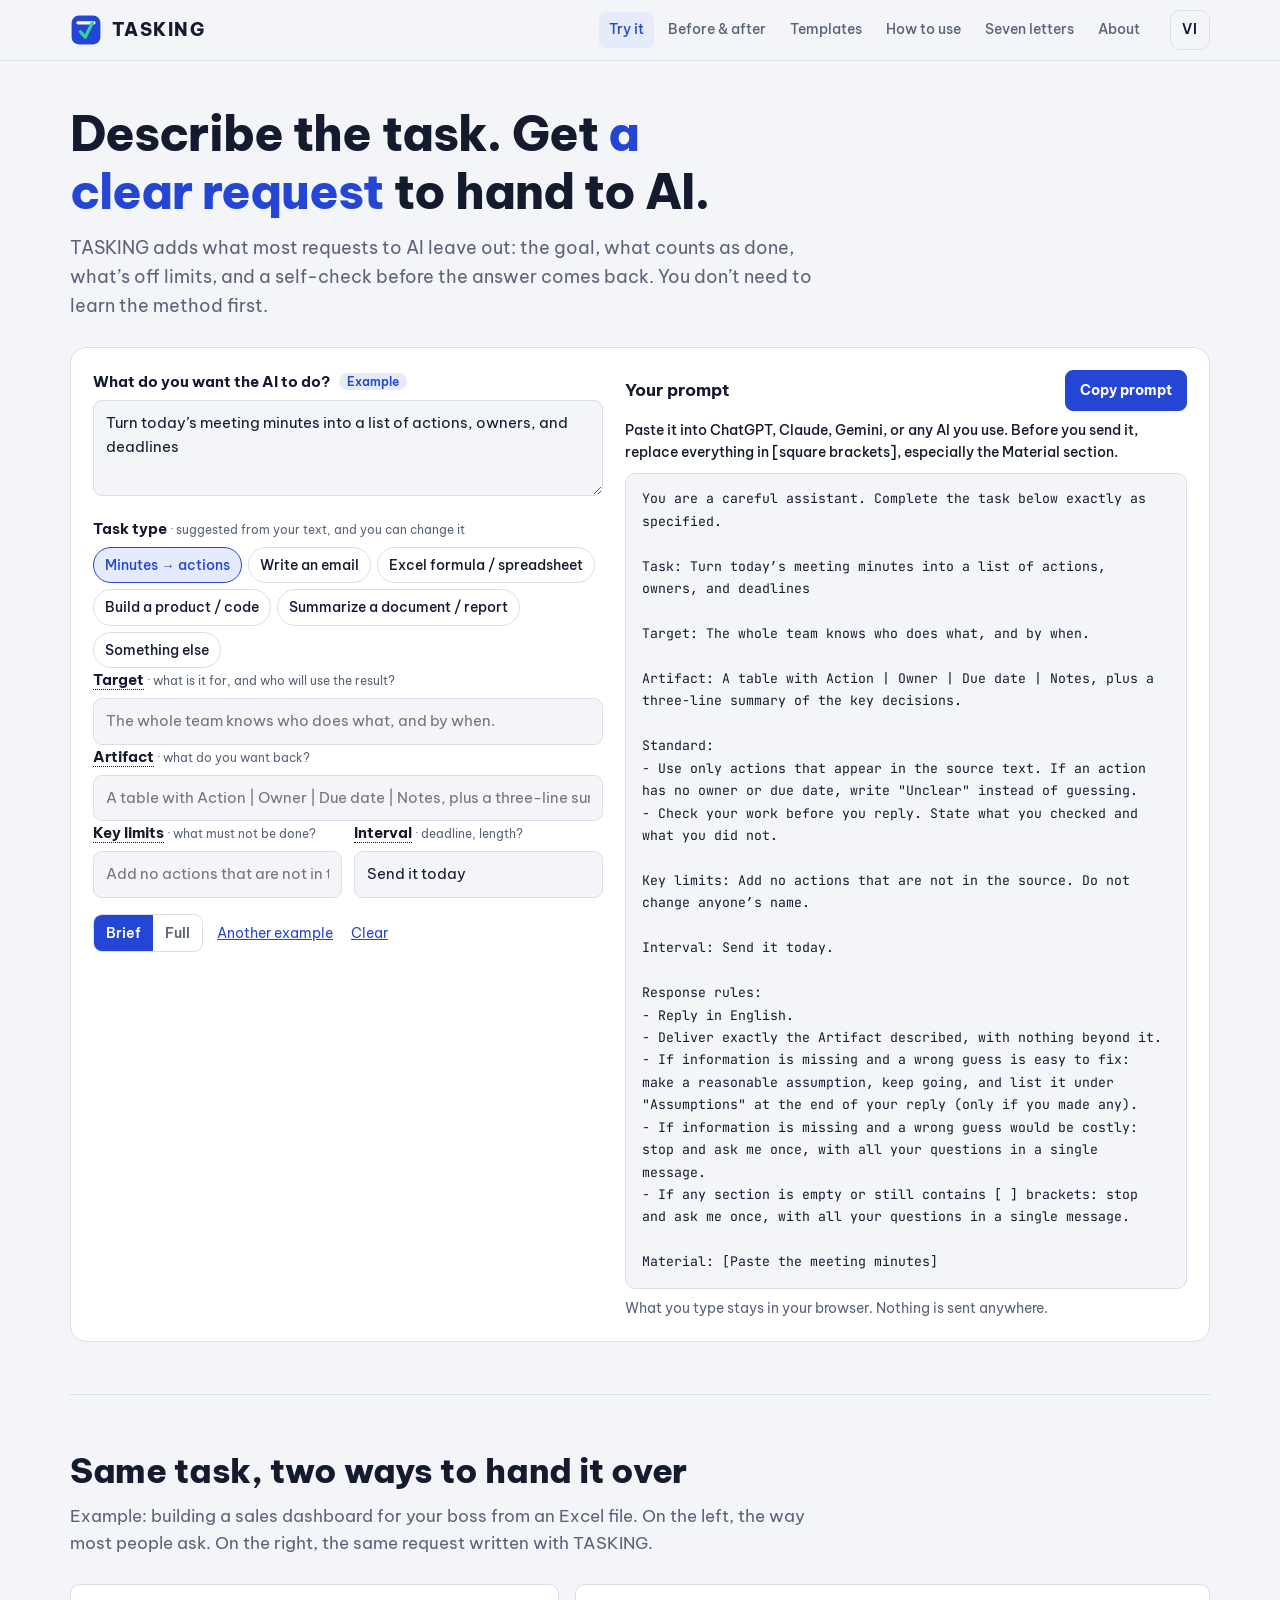
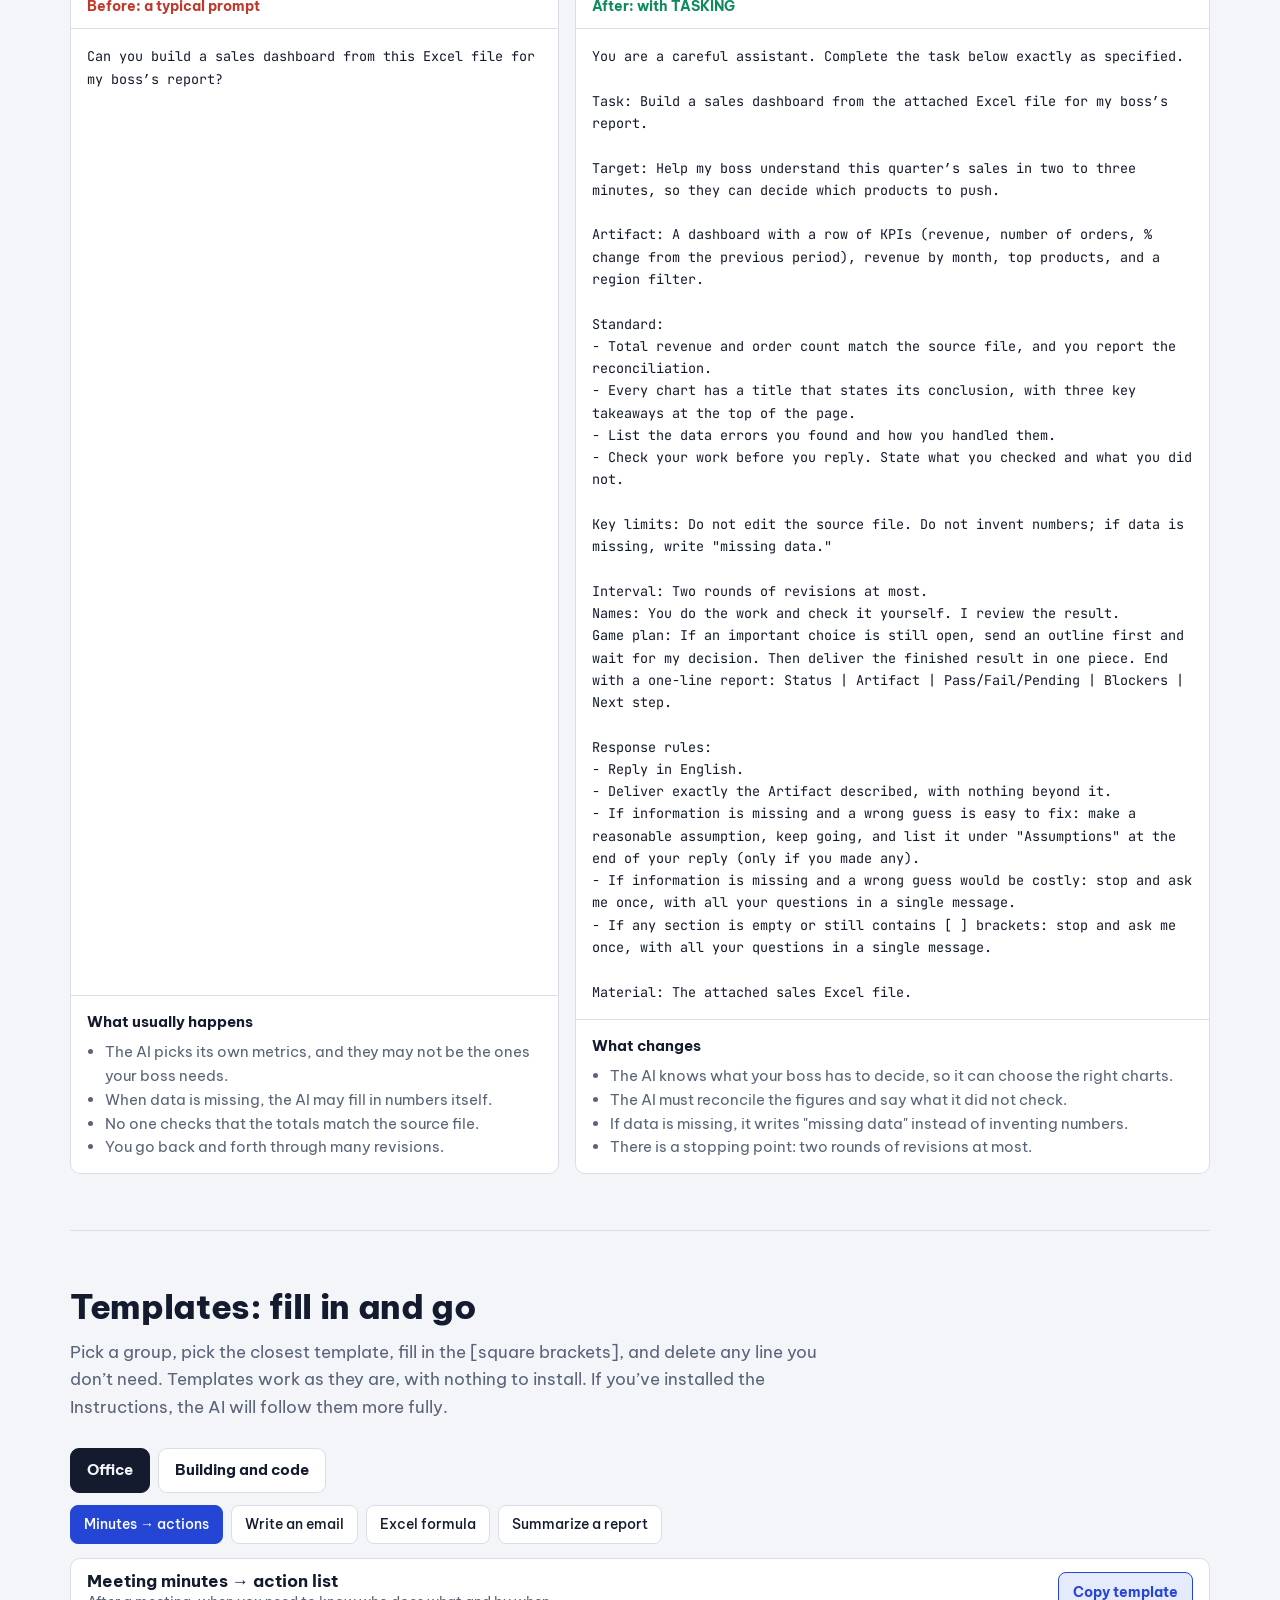
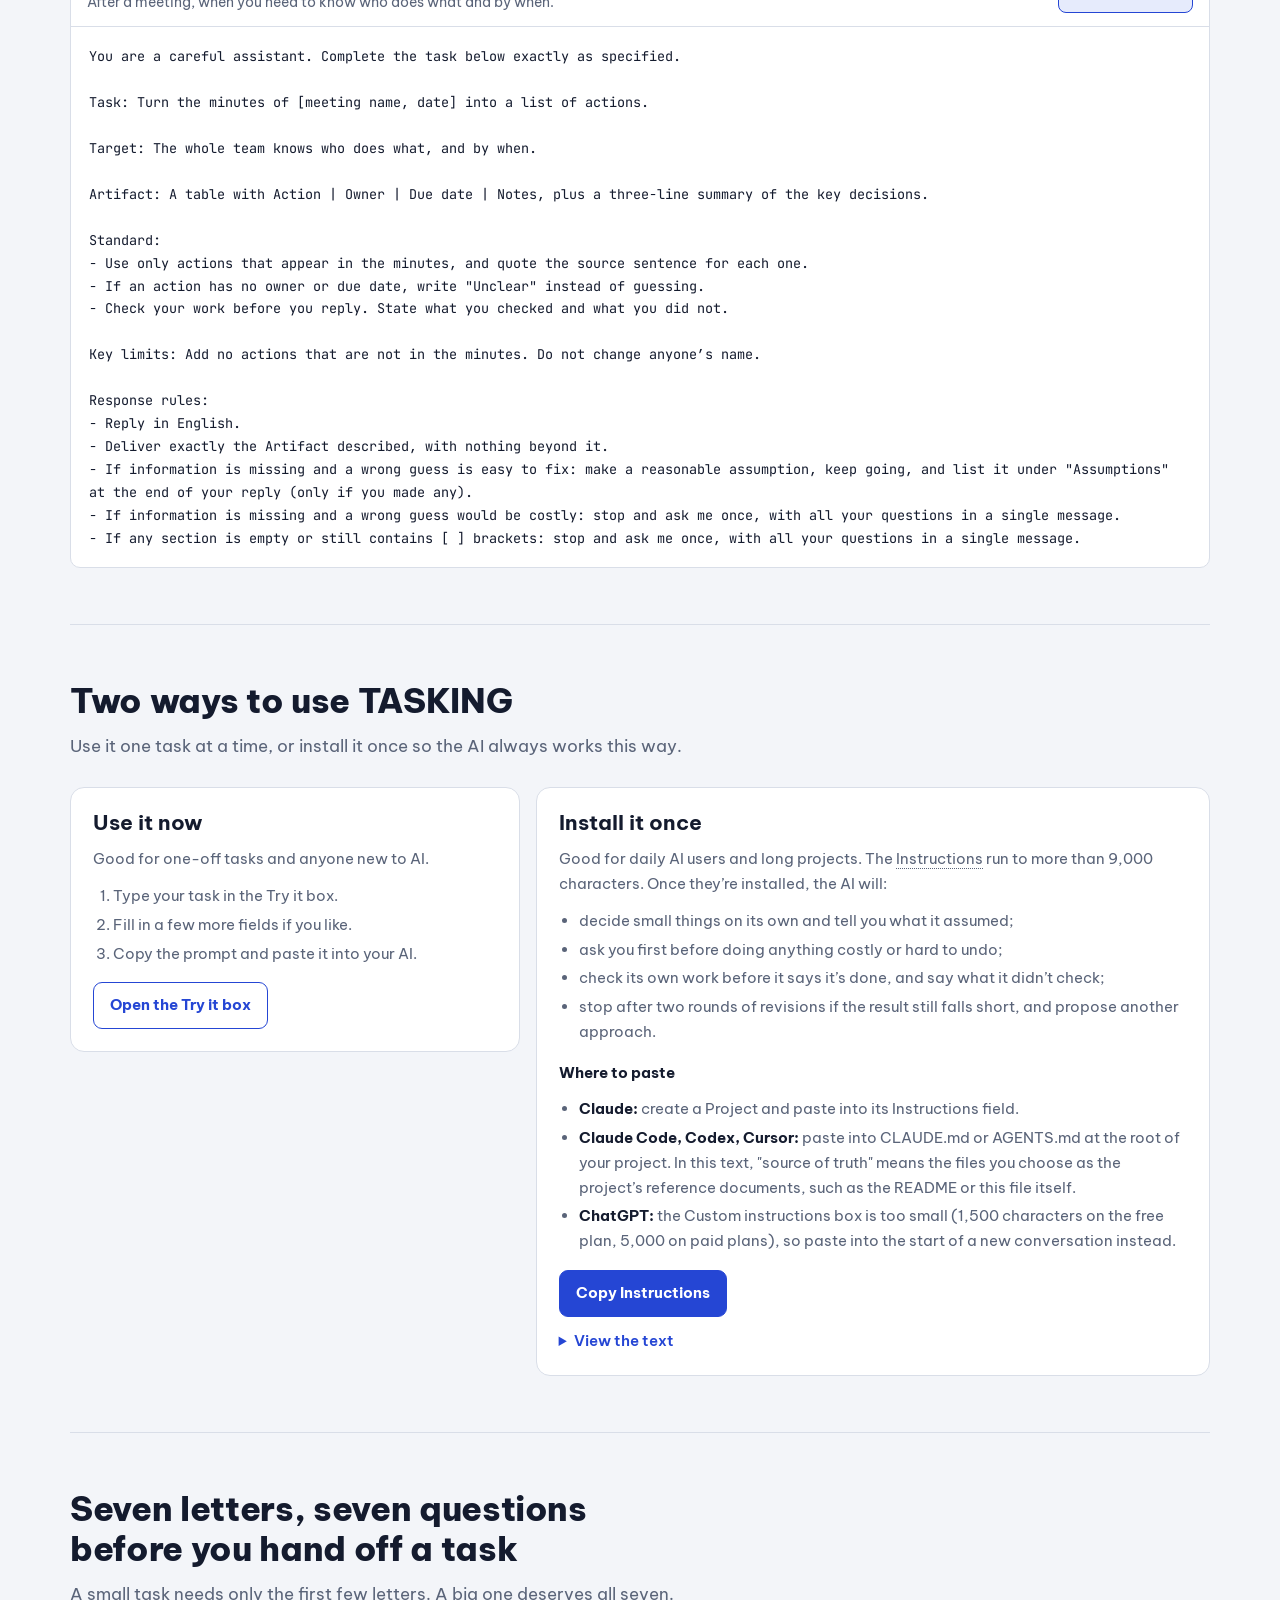
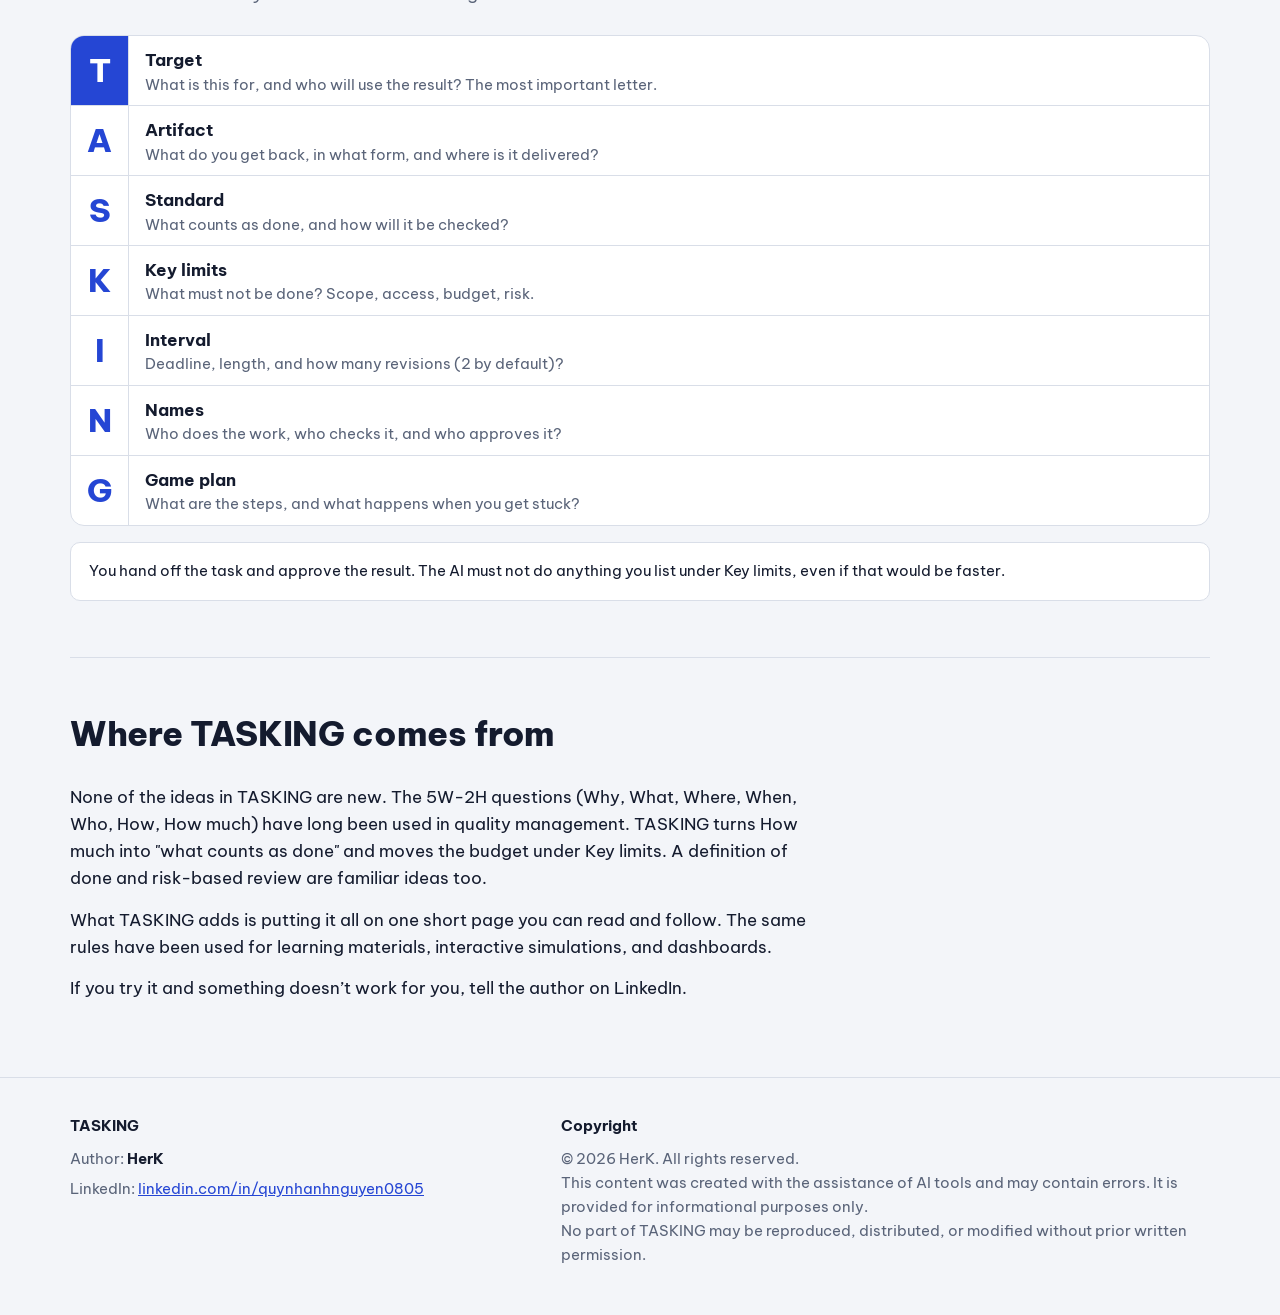
<file: tasking/index.html>
<!DOCTYPE html>
<html lang="vi">
<head>
<meta charset="utf-8">
<meta name="viewport" content="width=device-width, initial-scale=1">
<title>TASKING</title>
<meta name="description" content="TASKING: biến yêu cầu thô thành prompt rõ ràng cho AI. Tác giả HerK.">
<link rel="icon" href="data:image/svg+xml,%3Csvg xmlns='http://www.w3.org/2000/svg' viewBox='0 0 40 40'%3E%3Crect x='2' y='2' width='36' height='36' rx='9' fill='%232546d4'/%3E%3Cpath d='M10 11H30' stroke='white' stroke-width='4' stroke-linecap='round'/%3E%3Cpath d='M13 22L19 29L28 11' fill='none' stroke='%2334d399' stroke-width='4' stroke-linecap='round' stroke-linejoin='round'/%3E%3C/svg%3E">
<link rel="preconnect" href="https://fonts.googleapis.com">
<link rel="preconnect" href="https://fonts.gstatic.com" crossorigin>
<link href="https://fonts.googleapis.com/css2?family=Be+Vietnam+Pro:wght@400;500;700;800&family=JetBrains+Mono:wght@400;600&display=swap" rel="stylesheet">
<!--
  Ghi chú cho người làm trang (không hiện trên giao diện).
  Nguyên tắc nội dung: giao diện chỉ có chữ cho người dùng. Luật vận hành cho AI, mã trạng thái,
  ghi chú phiên bản nằm trong mã nguồn (file TASKING.vi.md, TASKING.en.md và các comment).
  Song ngữ: chữ hai ngôn ngữ nằm trong content.js (CONTENT.vi, CONTENT.en); chữ VI trong file này chỉ là bản dự phòng khi
  chưa chạy JS. Phần tử có data-i18n (textContent), data-i18n-html (innerHTML), data-i18n-aria-label, data-i18n-title.
  Tên thống nhất của 7 chữ ở bản VI: Mục tiêu (Target) · Sản phẩm (Artifact) · Đạt khi (Standard) ·
  Giới hạn (Key limits) · Thời hạn (Interval) · Vai trò (Names) · Cách làm (Game plan). Bản EN dùng đúng tên gốc.
  Phần hiển thị gọi người dùng là "bạn"; chữ "Owner" chỉ dùng trong bản Instructions.

  Nhật ký phiên bản:
  v1.4.1 · 23/11/2026 · Instructions (VI, EN): ủy quyền có phạm vi, chỉ ghi giả định khi cần, "im lặng không phải
    đồng ý" dời về luật 1, định nghĩa rủi ro thấp và một vòng sửa, STATUS đi với PENDING.
  v1.4.0 · 22/11/2026 · Song ngữ VI/EN (nút chuyển ngôn ngữ, TASKING.en.md); prompt sinh ra và các mẫu viết lại cho
    AI đọc (vai trò, mục có nhãn cố định, quy tắc trả lời, hỏi lại một lần); rà lại câu chữ tiếng Việt.
  v1.3.1 · 22/11/2026 · Đưa lên GitHub Pages, tách CSS/JS/Instructions ra file riêng.
  v1.3 · 22/11/2026 · Trang dành cho người dùng: bỏ các mục Quy trình, Báo cáo, Tám luật,
    Nguồn & dữ liệu khỏi giao diện (vẫn đầy đủ trong bản Instructions); đưa Trước & sau và Mẫu
    prompt lên trước; thống nhất tên tiếng Việt cho 7 chữ; hướng dẫn chỗ dán Instructions
    (ChatGPT, Claude, CLAUDE.md/AGENTS.md) và nút Xem nội dung; Instructions thêm định nghĩa
    SELF-VERIFIED, cách báo cáo bằng lời thường, link ghi nguồn; sửa lỗi chọn loại việc bị ghi đè.
  v1.2 · 11/11/2026 · Cập nhật Instructions: nguyên tắc Tương xứng, MAX-2 phân tích nguyên nhân gốc,
    RISK-REVIEW phân biệt phê duyệt và đánh giá chuyên môn, ONE-LEAD cho phép làm song song.
  v1.1 · 11/11/2026 · Ô Thử ngay ở đầu trang, hai cách dùng, giải thích thuật ngữ, 4 mẫu văn phòng.
  v1.0 · 11/11/2026 · Bản công khai đầu tiên.
-->
<!-- Chọn ngôn ngữ trước khi vẽ trang: ?lang=vi|en, rồi lựa chọn đã lưu (khóa dùng chung với trang danh mục), rồi ngôn ngữ trình duyệt. -->
<script>
(function () {
  var lang = null;
  try {
    var fromUrl = new URLSearchParams(location.search).get('lang');
    if (fromUrl === 'vi' || fromUrl === 'en') lang = fromUrl;
  } catch (e) {}
  if (!lang) {
    try {
      var saved = localStorage.getItem('byherk-lang');
      if (saved === 'vi' || saved === 'en') lang = saved;
    } catch (e) {}
  }
  if (!lang) {
    var prefs = navigator.languages && navigator.languages.length ? navigator.languages : [navigator.language || ''];
    lang = 'en';
    for (var i = 0; i < prefs.length; i++) {
      if (/^vi/i.test(prefs[i])) { lang = 'vi'; break; }
    }
  }
  document.documentElement.lang = lang;
})();
</script>
<link rel="canonical" href="https://byherk.github.io/projects/tasking/">
<link rel="alternate" hreflang="vi" href="https://byherk.github.io/projects/tasking/">
<link rel="alternate" hreflang="en" href="https://byherk.github.io/projects/tasking/?lang=en">
<link rel="alternate" hreflang="x-default" href="https://byherk.github.io/projects/tasking/">
<link rel="stylesheet" href="style.css">
<script src="content.js" defer></script>
<script src="app.js" defer></script>
</head>
<body>

<header class="top">
  <div class="top-in">
    <a class="brand" href="#try" aria-label="TASKING, về ô Thử ngay" data-i18n-aria-label="brandLabel">
      <svg viewBox="0 0 40 40" aria-hidden="true"><rect x="2" y="2" width="36" height="36" rx="9" fill="var(--accent)"/><path d="M10 11H30" stroke="#fff" stroke-width="4" stroke-linecap="round"/><path d="M13 22L19 29L28 11" fill="none" stroke="#34d399" stroke-width="4" stroke-linecap="round" stroke-linejoin="round"/></svg>
      <b>TASKING</b>
    </a>
    <nav class="toc" id="toc" aria-label="Mục lục" data-i18n-aria-label="tocLabel"></nav>
    <button class="lang-toggle" type="button" lang="en" aria-label="English" title="English">EN</button>
  </div>
</header>

<main class="wrap">

  <section class="hero" id="try" data-nav="try">
    <h1 data-i18n-html="heroTitle">Gõ việc bạn cần. Nhận <em>một yêu cầu rõ ràng</em> để giao cho AI.</h1>
    <p class="lede" data-i18n="lede">TASKING bổ sung những gì lời giao việc cho AI thường thiếu: mục tiêu, thế nào là đạt, điều không được làm, và việc AI tự kiểm trước khi gửi. Bạn không cần học phương pháp trước.</p>

    <div class="builder">
      <div>
        <label class="f-label" for="b-raw"><span data-i18n="rawLabel">Bạn muốn AI làm gì?</span> <span class="ex-flag" id="ex-flag" data-i18n="exFlag" hidden>Ví dụ</span></label>
        <textarea id="b-raw" rows="3"></textarea>
        <div class="f-label" id="types-label" data-i18n-html="typesLabel">Loại việc <small>· tự gợi ý theo nội dung, bạn chọn lại được</small></div>
        <div class="types" role="group" aria-labelledby="types-label" id="types"></div>
        <div class="fields">
          <div class="wide"><label class="f-label" for="b-target" data-i18n-html="targetLabel">Mục tiêu <small>(<span class="term" data-term="Target">Target</span>) · để làm gì, ai dùng kết quả?</small></label><input id="b-target" type="text"></div>
          <div class="wide"><label class="f-label" for="b-art" data-i18n-html="artLabel">Sản phẩm <small>(<span class="term" data-term="Artifact">Artifact</span>) · bạn cần nhận lại gì?</small></label><input id="b-art" type="text"></div>
          <div><label class="f-label" for="b-lim" data-i18n-html="limLabel">Giới hạn <small>(<span class="term" data-term="Key limits">Key limits</span>) · không được làm gì?</small></label><input id="b-lim" type="text"></div>
          <div><label class="f-label" for="b-int" data-i18n-html="intLabel">Thời hạn <small>(<span class="term" data-term="Interval">Interval</span>) · hạn chót, độ dài?</small></label><input id="b-int" type="text"></div>
        </div>
        <div class="row-btns">
          <div class="mode" role="group" aria-label="Mức chi tiết" data-i18n-aria-label="modeLabel">
            <button type="button" id="m-quick" aria-pressed="true" data-i18n="modeQuick">Bản gọn</button>
            <button type="button" id="m-full" aria-pressed="false" title="Thêm thời hạn, vai trò, và dặn AI gửi bố cục cho bạn chốt trước khi làm" data-i18n-title="modeFullTip" data-i18n="modeFull">Bản đầy đủ</button>
          </div>
          <button type="button" class="linkbtn" id="b-example" data-i18n="exampleBtn">Ví dụ khác</button>
          <button type="button" class="linkbtn" id="b-clear" data-i18n="clearBtn">Xóa nội dung đã nhập</button>
        </div>
      </div>
      <div class="out">
        <div class="out-head"><h2 data-i18n="outTitle">Prompt của bạn</h2><button type="button" class="copy" id="b-copy" data-i18n="copyPrompt">Sao chép prompt</button></div>
        <p class="hint key" data-i18n="hintKey">Dán vào ChatGPT, Claude, Gemini hay AI bạn dùng. Trước khi gửi, thay mọi chỗ trong [ngoặc vuông], nhất là mục Nội dung.</p>
        <pre id="b-out" aria-live="polite"></pre>
        <p class="hint" data-i18n="hintLocal">Nội dung bạn gõ chỉ nằm trong trình duyệt, không gửi đi đâu.</p>
      </div>
    </div>
  </section>

  <section class="blk" id="compare" data-nav="compare">
    <div class="sec-head">
      <h2 data-i18n="compareTitle">Cùng một việc, hai cách giao</h2>
      <p data-i18n="compareIntro">Ví dụ: làm dashboard báo cáo sếp từ file Excel bán hàng. Bên trái là cách giao thường gặp, bên phải là cách giao theo TASKING.</p>
    </div>
    <div class="ba">
      <div class="card before">
        <div class="lab" data-i18n="beforeLab">Trước: prompt thông thường</div>
        <pre data-i18n="beforePrompt">Làm giúp mình cái dashboard bán hàng từ file Excel này để báo cáo sếp.</pre>
        <div class="res"><strong data-i18n="beforeResTitle">Điều thường xảy ra</strong>
          <ul data-i18n-html="beforeRes"><li>AI tự chọn chỉ số, có khi không phải thứ sếp cần.</li><li>Thiếu dữ liệu thì AI có thể tự điền số.</li><li>Không ai kiểm tổng số có khớp file gốc.</li><li>Sửa đi sửa lại nhiều vòng.</li></ul>
        </div>
      </div>
      <div class="card after">
        <div class="lab" data-i18n="afterLab">Sau: theo TASKING</div>
        <pre id="after-body"></pre>
        <div class="res"><strong data-i18n="afterResTitle">Điều thay đổi</strong>
          <ul data-i18n-html="afterRes"><li>AI biết sếp cần quyết định gì nên chọn được biểu đồ phù hợp.</li><li>AI phải đối chiếu số liệu và báo rõ phần chưa kiểm.</li><li>Thiếu dữ liệu thì ghi "thiếu dữ liệu", không tự điền số.</li><li>Có điểm dừng: tối đa 2 vòng sửa.</li></ul>
        </div>
      </div>
    </div>
  </section>

  <section class="blk" id="templates" data-nav="templates">
    <div class="sec-head">
      <h2 data-i18n="templatesTitle">Mẫu prompt, điền là dùng</h2>
      <p data-i18n="templatesIntro">Chọn nhóm, chọn mẫu gần nhất, điền vào chỗ [ngoặc vuông] và xóa dòng không cần. Mẫu dùng được ngay, không cần cài gì; nếu bạn đã cài bản Instructions, AI sẽ làm theo đầy đủ hơn.</p>
    </div>
    <div class="groups" role="group" aria-label="Nhóm mẫu" data-i18n-aria-label="groupsLabel" id="groups"></div>
    <div class="tabs" role="tablist" id="tabs" aria-label="Chọn mẫu prompt" data-i18n-aria-label="tabsLabel"></div>
    <div class="tpl" role="tabpanel">
      <div class="tpl-head"><div><h3 id="tpl-title"></h3><p id="tpl-use"></p></div><button class="copy soft" type="button" id="tpl-copy" data-i18n="copyTemplate">Sao chép mẫu</button></div>
      <pre id="tpl-body"></pre>
    </div>
  </section>

  <section class="blk" id="usage" data-nav="usage">
    <div class="sec-head">
      <h2 data-i18n="usageTitle">Hai cách dùng TASKING</h2>
      <p data-i18n="usageIntro">Dùng lẻ từng lần khi cần, hoặc cài một lần để AI luôn làm việc theo cách này.</p>
    </div>
    <div class="ways">
      <div class="way">
        <h3 data-i18n="nowTitle">Dùng ngay</h3>
        <p data-i18n="nowIntro">Hợp với việc lẻ và người mới dùng AI.</p>
        <ol data-i18n-html="nowSteps"><li>Gõ việc vào ô Thử ngay.</li><li>Điền thêm vài ô nếu muốn.</li><li>Sao chép prompt, dán vào AI.</li></ol>
        <div class="acts"><a class="btn ghost" href="#try" data-i18n="nowButton">Mở ô Thử ngay</a></div>
      </div>
      <div class="way">
        <h3 data-i18n="onceTitle">Cài một lần</h3>
        <p data-i18n-html="onceIntro">Hợp với người dùng AI hằng ngày hoặc làm dự án dài. Bản <span class="term" data-term="Instructions">Instructions</span> dài hơn 9.000 ký tự. Sau khi cài, AI sẽ:</p>
        <ul data-i18n-html="onceList">
          <li>tự quyết việc nhỏ và ghi rõ điều nó giả định;</li>
          <li>hỏi bạn trước khi làm việc tốn kém hoặc khó hoàn tác;</li>
          <li>tự kiểm trước khi báo xong, nói rõ phần nào chưa kiểm;</li>
          <li>dừng sau 2 lần sửa nếu vẫn chưa đạt, rồi đề xuất hướng khác.</li>
        </ul>
        <h4 data-i18n="pasteTitle">Dán vào đâu</h4>
        <ul data-i18n-html="pasteList">
          <li><strong>Claude:</strong> tạo một Project, dán vào phần Instructions của Project.</li>
          <li><strong>Claude Code, Codex, Cursor:</strong> dán vào file CLAUDE.md hoặc AGENTS.md ở thư mục gốc dự án. Chữ "nguồn chuẩn" trong bản này chỉ các file bạn chọn làm tài liệu gốc của dự án, ví dụ README hoặc chính file đó.</li>
          <li><strong>ChatGPT:</strong> ô Custom instructions không đủ chỗ (tối đa 1.500 ký tự ở gói miễn phí, 5.000 ở gói trả phí), nên hãy dán vào đầu một cuộc trò chuyện mới.</li>
        </ul>
        <div class="acts"><button class="btn" type="button" id="full-copy" data-i18n="copyInstructions">Sao chép Instructions</button></div>
        <details class="full-view" id="full-view"><summary data-i18n="viewText">Xem nội dung</summary><pre id="full-pre"></pre></details>
      </div>
    </div>
  </section>

  <section class="blk" id="letters" data-nav="letters">
    <div class="sec-head">
      <h2 data-i18n="lettersTitle">Bảy chữ, bảy câu hỏi trước khi giao việc</h2>
      <p data-i18n="lettersIntro">Việc nhỏ chỉ cần vài chữ đầu; việc lớn nên có đủ.</p>
    </div>
    <div class="stack" id="stack" aria-label="Bảy câu hỏi" data-i18n-aria-label="lettersLabel"></div>
    <p class="note" data-i18n="lettersNote">Bạn là người giao việc và duyệt kết quả. AI không được làm những điều bạn ghi ở Giới hạn, kể cả khi làm vậy nhanh hơn.</p>
  </section>

  <section class="blk" id="about" data-nav="about">
    <div class="sec-head"><h2 data-i18n="aboutTitle">TASKING đến từ đâu</h2></div>
    <div class="prose" data-i18n-html="aboutBody">
      <p>Từng ý trong TASKING không mới. Bộ câu hỏi 5W-2H (Why, What, Where, When, Who, How, How much) có từ lâu trong quản lý chất lượng; TASKING đổi How much thành "thế nào là đạt" và đưa ngân sách vào Giới hạn. Tiêu chí "thế nào là xong" (Definition of done) và việc kiểm tra theo mức rủi ro cũng đã quen thuộc.</p>
      <p>Phần riêng của TASKING là gom tất cả vào một trang ngắn, đọc là làm theo được. Bộ quy tắc đã được dùng cho tài liệu học, trang mô phỏng tương tác và dashboard.</p>
      <p>Dùng thử mà thấy chỗ nào chưa ổn, bạn góp ý giúp qua LinkedIn của tác giả nhé.</p>
    </div>
  </section>

</main>

<footer>
  <div class="wrap foot">
    <div>
      <h4>TASKING</h4>
      <p data-i18n-html="footAuthor">Tác giả: <strong style="color:var(--ink)">HerK</strong></p>
      <p>LinkedIn: <a href="https://www.linkedin.com/in/quynhanhnguyen0805/" rel="noopener">linkedin.com/in/quynhanhnguyen0805</a></p>
    </div>
    <div>
      <h4 data-i18n="licenseTitle">Bản quyền</h4>
      <p data-i18n-html="licenseBody">© 2026 HerK. Bản quyền thuộc về HerK.<br>Nội dung có sử dụng công cụ AI hỗ trợ, có thể còn sai sót và chỉ mang tính tham khảo.<br>Không sao chép, đăng tải lại hoặc chỉnh sửa TASKING khi chưa có sự đồng ý bằng văn bản của tác giả.</p>
    </div>
  </div>
</footer>

<div class="toast" id="toast" role="status" aria-live="polite"></div>

</body>
</html>
</file>
<file: assets/css/tokens.css>
/*
 * Token Dạ Quỳnh: bảng màu, chữ, khoảng cách và chuyển động dùng chung cho các trang byherk.
 * Chỉ giữ token trang này dùng.
 */

/* ---- Màu: chế độ Tối (mặc định khi chưa chọn) ---- */
:root,
:root[data-theme='dark'] {
	--bh-color-text: #f2f1ea;
	--bh-color-text-muted: #a8afa9;
	--bh-color-bg: #0d1211;
	--bh-color-secondary: #22201a;
	--bh-color-primary: #7fc2ae;
	--bh-color-primary-hover: #a3d6c6;
	--bh-color-accent: #dc8ea4;
	--bh-color-border: #2a302d;
	--bh-color-border-strong: #6b746e;
	color-scheme: dark;
}

/* ---- Màu: chế độ Sáng ---- */
:root[data-theme='light'] {
	--bh-color-text: #1b2420;
	--bh-color-text-muted: #56605a;
	--bh-color-bg: #fcfbf7;
	--bh-color-secondary: #f3efe0;
	--bh-color-primary: #2e6a5c;
	--bh-color-primary-hover: #235347;
	--bh-color-accent: #9e4a63;
	--bh-color-border: #e4e1d6;
	--bh-color-border-strong: #7d847d;
	color-scheme: light;
}

/* ---- Không phụ thuộc chế độ màu ---- */
:root {
	--bh-font-sans: 'Be Vietnam Pro', system-ui, -apple-system, 'Segoe UI', Roboto, sans-serif;
	--bh-font-serif: 'Noto Serif', ui-serif, Georgia, serif;

	--bh-text-display: clamp(2.25rem, 1.6rem + 3.2vw, 4rem);
	--bh-text-h3: 1.375rem;
	--bh-text-h4: 1.125rem;
	--bh-text-small: 1rem;
	--bh-text-caption: 0.875rem;

	--bh-leading-display: 1.15;
	--bh-leading-h3: 1.35;
	--bh-leading-ui: 1.5;
	--bh-tracking-tight: -0.01em;
	--bh-tracking-label: 0.04em;

	/* Thang khoảng cách: 4 · 8 · 12 · 16 · 24 · 32 · 48 · 64 · 96 px */
	--bh-space-1: 0.25rem;
	--bh-space-2: 0.5rem;
	--bh-space-3: 0.75rem;
	--bh-space-4: 1rem;
	--bh-space-5: 1.5rem;
	--bh-space-6: 2rem;
	--bh-space-7: 3rem;
	--bh-space-8: 4rem;
	--bh-space-9: 6rem;

	--bh-measure: 68ch;
	--bh-radius: 6px;
	--bh-radius-badge: 4px;
	--bh-target-touch: 44px;
	--bh-target-desktop: 40px;
	--bh-underline-offset: 3px;
	--bh-border-width: 1px;
	--bh-rule-width: 2px;
	--bh-focus-offset: 2px;

	--bh-dur-fast: 150ms;
	--bh-dur-base: 300ms;
	--bh-dur-enter: 500ms;
	--bh-dur-stagger: 60ms;
	--bh-ease-out: cubic-bezier(0.22, 1, 0.36, 1);
}
</file>
<file: assets/css/style.css>
/* Kiểu trang Projects. Mọi giá trị lấy từ tokens.css; riêng --page-max là độ rộng khung trang. */

:root {
	--page-max: 72rem;
}

*,
*::before,
*::after {
	box-sizing: border-box;
}

body {
	margin: 0;
	min-height: 100vh;
	display: flex;
	flex-direction: column;
	background: var(--bh-color-bg);
	color: var(--bh-color-text);
	font-family: var(--bh-font-sans);
	font-size: var(--bh-text-small);
	line-height: var(--bh-leading-ui);
	transition:
		background-color var(--bh-dur-base) var(--bh-ease-out),
		color var(--bh-dur-base) var(--bh-ease-out);
}

h1,
h2,
h3,
p {
	margin: 0;
}

a {
	color: var(--bh-color-primary);
}

:focus-visible {
	outline: var(--bh-rule-width) solid var(--bh-color-primary);
	outline-offset: var(--bh-focus-offset);
}

.icon {
	width: 1.25rem;
	height: 1.25rem;
	flex: none;
}

.sr-only {
	position: absolute;
	width: 1px;
	height: 1px;
	padding: 0;
	margin: -1px;
	overflow: hidden;
	clip: rect(0, 0, 0, 0);
	white-space: nowrap;
	border: 0;
}

.skip-link {
	position: absolute;
	left: var(--bh-space-4);
	top: var(--bh-space-2);
	z-index: 10;
	padding: var(--bh-space-2) var(--bh-space-4);
	background: var(--bh-color-bg);
	border: var(--bh-border-width) solid var(--bh-color-border-strong);
	border-radius: var(--bh-radius);
	transform: translateY(-200%);
}

.skip-link:focus {
	transform: none;
}

.wrap {
	width: 100%;
	max-width: var(--page-max);
	margin-inline: auto;
	padding-inline: var(--bh-space-4);
}

/* ---- Thanh trên ---- */
.site-header {
	border-bottom: var(--bh-border-width) solid var(--bh-color-border);
}

.site-header .wrap {
	display: flex;
	align-items: center;
	justify-content: space-between;
	min-height: var(--bh-space-8);
}

.logo {
	font-weight: 700;
	font-size: var(--bh-text-h4);
	color: var(--bh-color-text);
	text-decoration: none;
}

.header-actions {
	display: flex;
	align-items: center;
	gap: var(--bh-space-2);
}

.icon-button {
	display: inline-grid;
	place-items: center;
	width: var(--bh-target-touch);
	height: var(--bh-target-touch);
	padding: 0;
	border: var(--bh-border-width) solid var(--bh-color-border);
	border-radius: var(--bh-radius);
	background: none;
	color: var(--bh-color-text);
	cursor: pointer;
	transition: border-color var(--bh-dur-fast) var(--bh-ease-out);
}

.icon-button:hover {
	border-color: var(--bh-color-primary);
}

/* Nút ngôn ngữ: chữ mã ngôn ngữ đích (EN/VI), không icon */
.lang-toggle {
	font-family: inherit;
	font-size: var(--bh-text-caption);
	font-weight: 600;
	letter-spacing: var(--bh-tracking-label);
}

/* Nút Sáng/Tối: hiện mặt trăng ở chế độ Sáng, mặt trời ở chế độ Tối */
:root[data-theme='light'] .theme-toggle .when-dark,
:root:not([data-theme='light']) .theme-toggle .when-light {
	display: none;
}

/* ---- Nội dung ---- */
main {
	flex: 1;
	padding-block: var(--bh-space-7) var(--bh-space-9);
}

.intro {
	max-width: var(--bh-measure);
	margin-bottom: var(--bh-space-7);
	font-family: var(--bh-font-serif);
	font-size: var(--bh-text-display);
	font-weight: 600;
	line-height: var(--bh-leading-display);
	letter-spacing: var(--bh-tracking-tight);
}

/* ---- Tìm kiếm và lọc ---- */
.controls {
	display: flex;
	flex-direction: column;
	gap: var(--bh-space-4);
	margin-bottom: var(--bh-space-7);
}

.search {
	position: relative;
	max-width: var(--bh-measure);
}

.search .icon {
	position: absolute;
	left: var(--bh-space-3);
	top: 50%;
	transform: translateY(-50%);
	color: var(--bh-color-text-muted);
	pointer-events: none;
}

.search input {
	width: 100%;
	height: var(--bh-target-touch);
	padding: 0 var(--bh-space-7) 0 calc(var(--bh-space-3) + 1.25rem + var(--bh-space-2));
	border: var(--bh-border-width) solid var(--bh-color-border-strong);
	border-radius: var(--bh-radius);
	background: var(--bh-color-bg);
	color: var(--bh-color-text);
	font: inherit;
}

.search input::placeholder {
	color: var(--bh-color-text-muted);
}

.search input::-webkit-search-cancel-button {
	display: none;
}

.search input:focus-visible {
	outline: none;
	border-color: var(--bh-color-primary);
	box-shadow: 0 0 0 1px var(--bh-color-primary);
}

.search .clear {
	position: absolute;
	right: 0;
	top: 0;
	border-color: transparent;
	color: var(--bh-color-text-muted);
}

.search .clear .icon {
	position: static;
	transform: none;
}

.filters {
	display: flex;
	flex-wrap: wrap;
	gap: var(--bh-space-2);
	margin: 0;
	padding: 0;
	list-style: none;
}

.filters button {
	min-height: var(--bh-target-touch);
	padding: 0 var(--bh-space-4);
	border: var(--bh-border-width) solid var(--bh-color-border);
	border-radius: var(--bh-radius);
	background: none;
	color: var(--bh-color-text-muted);
	font: inherit;
	cursor: pointer;
	transition:
		border-color var(--bh-dur-fast) var(--bh-ease-out),
		color var(--bh-dur-fast) var(--bh-ease-out);
}

.filters button:hover {
	border-color: var(--bh-color-primary);
	color: var(--bh-color-text);
}

.filters button[aria-pressed='true'] {
	border-color: var(--bh-color-primary);
	color: var(--bh-color-primary);
	font-weight: 600;
}

/* ---- Danh sách dự án ---- */
.section + .section {
	margin-top: var(--bh-space-8);
}

.section-title {
	margin-bottom: var(--bh-space-5);
	font-size: var(--bh-text-h3);
	font-weight: 600;
	line-height: var(--bh-leading-h3);
}

.grid {
	display: grid;
	grid-template-columns: 1fr;
	gap: var(--bh-space-5);
	margin: 0;
	padding: 0;
	list-style: none;
}

.card {
	position: relative;
	display: flex;
	flex-direction: column;
	gap: var(--bh-space-3);
	height: 100%;
	padding: var(--bh-space-5);
	border: var(--bh-border-width) solid var(--bh-color-border);
	border-radius: var(--bh-radius);
	background: var(--bh-color-bg);
	transition: border-color var(--bh-dur-fast) var(--bh-ease-out);
}

.card-top {
	display: flex;
	align-items: center;
	justify-content: space-between;
	gap: var(--bh-space-3);
}

.card-icon {
	display: grid;
	place-items: center;
	width: var(--bh-target-desktop);
	height: var(--bh-target-desktop);
	border-radius: var(--bh-radius);
	background: var(--bh-color-secondary);
	color: var(--bh-color-text);
}

.card-icon .icon {
	width: 1.5rem;
	height: 1.5rem;
}

.card-category {
	font-size: var(--bh-text-caption);
	font-weight: 600;
	letter-spacing: var(--bh-tracking-label);
	text-transform: uppercase;
	color: var(--bh-color-accent);
}

.card-title {
	font-size: var(--bh-text-h4);
	font-weight: 600;
	line-height: var(--bh-leading-ui);
}

.card-title a {
	color: var(--bh-color-text);
	text-decoration: none;
}

/* Cả thẻ bấm được: vùng bấm của link phủ toàn thẻ */
.card-title a::after {
	content: '';
	position: absolute;
	inset: 0;
	border-radius: var(--bh-radius);
}

.card-description {
	color: var(--bh-color-text-muted);
}

.card-status {
	align-self: flex-start;
	margin-top: auto;
	padding: 0 var(--bh-space-2);
	border: var(--bh-border-width) dashed var(--bh-color-border-strong);
	border-radius: var(--bh-radius-badge);
	font-size: var(--bh-text-caption);
	color: var(--bh-color-text-muted);
}

.card.is-link:hover,
.card.is-link:focus-within {
	border-color: var(--bh-color-primary);
}

.card.is-link:hover .card-title a,
.card.is-link:focus-within .card-title a {
	text-decoration: underline;
	text-underline-offset: var(--bh-underline-offset);
}

.card.is-link .card-title a:focus-visible {
	outline: none;
}

.card.is-link:has(a:focus-visible) {
	outline: var(--bh-rule-width) solid var(--bh-color-primary);
	outline-offset: var(--bh-focus-offset);
}

/* Hiện lần lượt ở lần tải đầu: tối đa 6 thẻ, thẻ thứ 7 trở đi hiện cùng lúc */
.grid.is-entering .card {
	animation: card-enter var(--bh-dur-enter) var(--bh-ease-out) both;
	animation-delay: calc(min(var(--i, 0), 5) * var(--bh-dur-stagger));
}

@keyframes card-enter {
	from {
		opacity: 0;
		transform: translateY(var(--bh-space-2));
	}
}

/* ---- Không có kết quả ---- */
.empty {
	max-width: var(--bh-measure);
	padding: var(--bh-space-6) 0;
	color: var(--bh-color-text-muted);
}

.text-button {
	margin-top: var(--bh-space-3);
	padding: 0;
	border: 0;
	background: none;
	color: var(--bh-color-primary);
	font: inherit;
	text-decoration: underline;
	text-underline-offset: var(--bh-underline-offset);
	cursor: pointer;
}

.text-button:hover {
	color: var(--bh-color-primary-hover);
}

/* ---- Chân trang ---- */
.site-footer {
	border-top: var(--bh-border-width) solid var(--bh-color-border);
	padding-block: var(--bh-space-6);
	font-size: var(--bh-text-caption);
	color: var(--bh-color-text-muted);
}

[hidden] {
	display: none !important;
}

@media (min-width: 50rem) {
	.wrap {
		padding-inline: var(--bh-space-6);
	}

	.icon-button {
		width: var(--bh-target-desktop);
		height: var(--bh-target-desktop);
	}

	.search input,
	.filters button {
		height: var(--bh-target-desktop);
		min-height: var(--bh-target-desktop);
	}

	.grid {
		grid-template-columns: repeat(2, 1fr);
	}
}

@media (min-width: 72rem) {
	.grid {
		grid-template-columns: repeat(3, 1fr);
	}
}

@media (prefers-reduced-motion: reduce) {
	*,
	*::before,
	*::after {
		animation: none !important;
		transition: none !important;
	}
}
</file>
<file: seeing-4d/style.css>
/* Hình dung 4D qua 6 bước · Seeing 4D in Six Steps
   Giao diện tối duy nhất. Bố cục bài học phản hồi theo bề rộng thật của vùng nội dung (container query "lesson"),
   vì thanh bên chiếm chỗ khác nhau khi mở và khi thu gọn. Media query chỉ dùng cho ngăn kéo mobile và vài chi tiết
   phụ thuộc bề rộng màn hình. */

:root {
  color-scheme: dark;
  --bg: #081320;
  --surface: #0f2033;
  --surface-raised: #132b3e;
  --surface-sunken: #0d1f32;
  --surface-core: #103041;
  --text: #eff9ff;
  --text-2: #d3e5ee;
  --text-3: #c4d8e6;
  --muted: #a2b8cb;
  --muted-2: #b2cbd9;
  --faint: #93adbe;
  --teal: #79e5d5;
  --teal-hover: #b2fff0;
  --teal-link: #a4e5db;
  --focus: #d2fff7;
  --orange: #ffbd7e;
  --border: #294057;
  --border-faint: #22364b;
  --border-2: #33556a;
  --border-accent: #509e9f;
  --btn-bg: #163247;
  --btn-hover: #214a59;
  --btn-border: #547e91;
  --primary-bg: #216a6a;
  --primary-border: #3daca7;
  --chip-bg: #15384b;
  --chip-border: #41687a;
  --shadow: 0 16px 48px #030b1470;
  --sidebar-open: 266px;
  --sidebar-closed: 66px;
}

* { box-sizing: border-box; }
html { scroll-behavior: smooth; }
body {
  margin: 0;
  background: radial-gradient(ellipse 800px 540px at 75% -30px, #173b54 0%, transparent 70%), var(--bg);
  color: var(--text);
  font-family: ui-sans-serif, system-ui, -apple-system, BlinkMacSystemFont, "Segoe UI", Arial, sans-serif;
  line-height: 1.6;
}
button, input { font: inherit; }
button { cursor: pointer; }
a { color: var(--teal); text-underline-offset: 4px; }
a:hover { color: var(--teal-hover); }
button:focus-visible, input:focus-visible, a:focus-visible, canvas:focus-visible { outline: 3px solid var(--focus); outline-offset: 3px; }

/* ----- Khung trang ----- */
.page-shell { position: relative; margin-left: var(--sidebar-open); min-width: 0; transition: margin-left .24s ease; container: lesson / inline-size; }
.sidebar-collapsed .page-shell { margin-left: var(--sidebar-closed); }
.container { width: min(1460px, calc(100% - 40px)); margin-inline: auto; }

/* Ở desktop thanh trên chỉ còn nút ngôn ngữ, đặt ở góc phải; ở mobile nó thành thanh dính đầu trang (xem media 800px). */
.topbar { position: absolute; top: 20px; right: 20px; z-index: 5; }
.menu-btn, .topbar-brand, .sidebar-backdrop { display: none; }
.lang-toggle {
  display: inline-grid; place-items: center; flex-shrink: 0; width: 40px; height: 40px; padding: 0;
  border: 1px solid var(--border-2); border-radius: 11px; background: var(--btn-bg); color: var(--text-2);
  font-size: .84rem; font-weight: 750; letter-spacing: .04em;
}
.lang-toggle:hover { border-color: var(--teal); }

/* ----- Chữ và khối chung ----- */
.eyebrow { font-size: .79rem; text-transform: uppercase; letter-spacing: .16em; font-weight: 800; color: var(--teal); }
.hero { padding: 63px 0 54px; }
.hero h1 { font-size: clamp(2.25rem, 5.2vw, 4.6rem); max-width: 930px; line-height: 1.12; letter-spacing: -.05em; margin: 15px 0 18px; }
.hero h1 span { color: var(--teal); }
.lede { font-size: 1.12rem; max-width: 780px; color: var(--text-3); margin: 0; }
.section { padding: 42px 0 55px; border-top: 1px solid var(--border-faint); }
.section[id] { scroll-margin-top: 16px; }
.section-head { margin-bottom: 22px; display: flex; align-items: end; justify-content: space-between; gap: 20px; }
.section h2 { font-size: clamp(1.7rem, 3.3vw, 2.6rem); line-height: 1.21; letter-spacing: -.036em; margin: 9px 0 10px; }
.section-head p, .section-intro { max-width: 790px; color: var(--muted); margin: 0; }
.index { font-size: .85rem; color: var(--orange); font-weight: 800; white-space: nowrap; }
.label-inline { font-size: .75rem; text-transform: uppercase; letter-spacing: .12em; color: var(--muted-2); font-weight: 800; }
.w-text { color: var(--orange); }

.canvas-panel, .controls, .slice-pane, .note { border: 1px solid var(--border); background: var(--surface); border-radius: 21px; box-shadow: var(--shadow); }
.note { padding: 20px 22px; margin-top: 17px; }
.note strong { color: var(--teal); }
.note p { margin: 4px 0; color: var(--text-3); }

.btnrow { display: flex; gap: 9px; flex-wrap: wrap; }
.btn { border: 1px solid var(--btn-border); color: var(--text-2); background: var(--btn-bg); border-radius: 11px; padding: 10px 14px; font-size: .84rem; font-weight: 750; }
.btn:hover { background: var(--btn-hover); }
.btn.primary { background: var(--primary-bg); border-color: var(--primary-border); color: #fff; }

/* Thanh trượt */
.slider-block { display: grid; gap: 4px; }
.slider-line { display: flex; justify-content: space-between; gap: 12px; align-items: center; }
.slider-line label { font-size: .88rem; font-weight: 700; }
.slider-line output { font-size: .84rem; color: var(--text-2); font-variant-numeric: tabular-nums; }
.accent-w label { color: var(--orange); }
input[type=range] { width: 100%; height: 23px; appearance: none; background: transparent; cursor: pointer; accent-color: var(--teal); }
input[type=range]::-webkit-slider-runnable-track { height: 6px; border-radius: 30px; background: linear-gradient(90deg, #29445d, #5edcc8); }
input[type=range]::-moz-range-track { height: 6px; border-radius: 30px; background: #417f8c; }
input[type=range]::-webkit-slider-thumb { appearance: none; width: 17px; height: 17px; background: #f4ffff; border: 3px solid #65d9c8; border-radius: 50%; margin-top: -5px; }
input[type=range]::-moz-range-thumb { width: 12px; height: 12px; background: #f4ffff; border: 3px solid #65d9c8; border-radius: 50%; }
.accent-w input[type=range]::-webkit-slider-runnable-track { background: linear-gradient(90deg, #744c39, #f3ac70); }
/* Hai bộ chọn riêng: gộp chung thì trình duyệt không hiểu một trong hai sẽ bỏ cả quy tắc. */
.accent-w input[type=range]::-webkit-slider-thumb { border-color: var(--orange); }
.accent-w input[type=range]::-moz-range-thumb { border-color: var(--orange); }

/* ----- Bước 01: các chiều, so sánh, gương ----- */
.dim-grid { display: grid; grid-template-columns: repeat(5, minmax(0, 1fr)); gap: 12px; margin-top: 22px; }
.dim-card { min-height: 190px; border: 1px solid var(--border); border-radius: 18px; background: linear-gradient(140deg, #11283c, #0d1b2d); padding: 17px; display: flex; flex-direction: column; gap: 7px; }
.dim-card:last-child { border-color: var(--border-accent); background: linear-gradient(145deg, #1c3c49, #12273b); }
.dim-index { font-weight: 900; font-size: 1.65rem; color: var(--text); }
.dim-icon { height: 63px; display: grid; place-items: center; }
.dim-icon svg { height: 62px; width: 90px; max-width: 100%; }
.dim-card strong { font-size: .91rem; line-height: 1.36; }
.dim-card small { font-size: .78rem; color: var(--muted); }

.analogy { margin-top: 19px; display: grid; grid-template-columns: 1fr 1fr; gap: 14px; }
.analogy-panel { background: var(--surface-raised); border: 1px solid var(--border-2); border-radius: 17px; padding: 21px 23px; }
.analogy-panel b { color: var(--teal); font-size: 1rem; }
.analogy-panel p { color: var(--text-2); margin: 7px 0 0; }

.mirror-intro { margin-top: 23px; padding: 23px; border: 1px solid var(--border); border-radius: 20px; background: var(--surface); }
.mirror-intro h3 { font-size: 1.3rem; margin: 6px 0; }
.mirror-intro > p { color: var(--text-3); margin: 0 0 13px; max-width: 900px; }
.mirror-intro > .mirror-outro { font-size: .88rem; margin: 13px 0 0; }
.mirror-grid { display: grid; grid-template-columns: repeat(2, minmax(0, 1fr)); gap: 14px; }
.mirror-card { min-width: 0; border: 1px solid var(--border-2); background: var(--surface-sunken); border-radius: 14px; padding: 14px; }
.mirror-card-title { font-weight: 750; font-size: .91rem; color: var(--teal); }
.mirror-card svg { display: block; width: 100%; height: 160px; }
.mirror-card p { font-size: .85rem; color: var(--text-3); margin: 3px 0 0; }

/* ----- Bước 02: lát cắt ----- */
.slice-control { border: 1px solid var(--border); border-radius: 16px; background: var(--surface-raised); padding: 19px 22px; margin: 15px 0 17px; }
.slice-control .top { display: flex; align-items: center; gap: 15px; justify-content: space-between; flex-wrap: wrap; margin-bottom: 6px; }
.slice-control .top p { margin: 0; color: var(--muted); font-size: .89rem; }
.slice-control input { margin: 10px 0; }
.slice-scale { display: flex; justify-content: space-between; color: var(--faint); font-size: .79rem; }
.status { color: var(--orange); font-weight: 800; font-size: .89rem; }
.slice-grid { display: grid; grid-template-columns: repeat(2, minmax(0, 1fr)); gap: 16px; }
.slice-pane { padding: 19px; min-width: 0; }
.controls h3, .slice-pane h3 { font-size: 1.08rem; margin: 0; }
.slice-pane .sub { color: var(--muted); font-size: .85rem; margin: 4px 0 9px; min-height: 42px; }
.slice-pane canvas { display: block; width: 100%; height: 280px; max-height: 280px; }
.side-meta { font-size: .84rem; color: var(--muted-2); min-height: 25px; margin-top: 7px; }

/* Hình minh họa SVG */
.figure { margin: 17px 0 0; }
.figure-art { width: 100%; overflow: hidden; border-radius: 18px; border: 1px solid var(--border-2); }
.figure-art svg { display: block; width: 100%; height: auto; }
.figure figcaption { font-size: .91rem; color: var(--text-3); line-height: 1.58; margin: 13px 4px 0; }
.figure figcaption strong { color: var(--teal); }
.figure-block { margin-top: 22px; }
.figure-head { display: flex; justify-content: space-between; gap: 14px; align-items: end; margin: 0 0 10px; }
.figure-head h3 { font-size: 1.35rem; margin: 0; }
.figure-head span { color: var(--orange); font-size: .8rem; font-weight: 800; }

/* Tái dựng từ lát cắt. Quy tắc h3 này cũng áp cho tiêu đề hai khung bên dưới, giữ đúng cỡ chữ của bản gốc. */
.recon-lesson { margin-top: 30px; border-top: 1px solid var(--border-2); padding-top: 28px; }
.recon-lesson h3 { font-size: clamp(1.25rem, 2.4vw, 1.75rem); line-height: 1.3; margin: 5px 0 10px; letter-spacing: -.025em; }
.recon-lesson h4 { font-size: 1.02rem; margin: 0 0 6px; color: var(--teal); }
.recon-lede { color: var(--text-3); margin: 0 0 15px; max-width: 920px; }
.recon-table-wrap { overflow-x: auto; border: 1px solid var(--border); border-radius: 16px; background: var(--surface-raised); }
.recon-table { border-collapse: collapse; width: 100%; font-size: .88rem; line-height: 1.55; }
.recon-table th, .recon-table td { border-bottom: 1px solid var(--border); padding: 12px 15px; text-align: left; vertical-align: top; }
.recon-table tr:last-child td { border-bottom: none; }
.recon-table th { background: var(--chip-bg); color: var(--text); font-weight: 750; }
.recon-table th:first-child { color: var(--teal); width: 24%; }
.recon-table td { color: var(--text-2); }
.recon-table td:first-child { font-weight: 750; }
.recon-conditions { display: grid; grid-template-columns: repeat(3, minmax(0, 1fr)); gap: 12px; margin: 14px 0 22px; }
.recon-condition { padding: 16px 16px 14px; background: var(--surface-raised); border: 1px solid var(--border-2); border-radius: 15px; min-width: 0; }
.recon-condition strong { color: var(--teal); font-size: .91rem; display: block; margin-bottom: 6px; }
.recon-condition p { margin: 0; color: var(--text-3); font-size: .85rem; }
.recon-control { margin-top: 14px; }
.recon-status { display: inline-flex; flex-wrap: wrap; gap: 9px; align-items: center; line-height: 1.5; }
.recon-state { color: var(--orange); font-weight: 800; }
.recon-grid { display: grid; grid-template-columns: repeat(2, minmax(0, 1fr)); gap: 16px; margin: 15px 0; }
.recon-grid .slice-pane { display: flex; flex-direction: column; }
.recon-grid .slice-pane .sub { min-height: 0; }
.recon-grid canvas { height: 265px; max-height: 265px; }
.recon-detail { font-size: .81rem; color: var(--muted-2); margin: 9px 0 0; }
.recon-foot { margin: 4px 1px 0; color: var(--text-3); font-size: .9rem; }
.recon-foot strong { color: var(--teal); }
.recon-question { margin: 11px 0 0; color: var(--text-2); font-size: .88rem; font-style: italic; }

/* ----- Bước 03: tesseract ----- */
.lab { display: grid; grid-template-columns: minmax(0, 1.54fr) minmax(295px, .9fr); gap: 17px; align-items: stretch; }
.canvas-panel { padding: 16px 16px 12px; min-width: 0; position: relative; }
.canvas-meta { display: flex; justify-content: space-between; gap: 10px; align-items: center; flex-wrap: wrap; }
.canvas-badge { font-size: .75rem; border: 1px solid var(--chip-border); border-radius: 30px; padding: 3px 9px; color: var(--teal); }
.tesseract-canvas { width: 100%; height: 445px; display: block; touch-action: none; cursor: grab; }
.tesseract-canvas.dragging { cursor: grabbing; }
.legend { display: flex; gap: 19px; flex-wrap: wrap; align-items: center; color: var(--muted-2); font-size: .81rem; padding: 0 8px 4px; }
.swatch { width: 18px; height: 3px; display: inline-block; vertical-align: middle; margin-right: 5px; border-radius: 4px; background: var(--teal); }
.swatch.w { background: var(--orange); }
.controls { padding: 22px; display: flex; flex-direction: column; gap: 14px; }
.controls > p { color: var(--muted); font-size: .86rem; margin: -9px 0 5px; }
.hint { font-size: .79rem; color: var(--muted); margin-top: auto; }

/* ----- Bước 04: phòng camera ----- */
.camera-controls { display: flex; gap: 20px; align-items: center; justify-content: space-between; flex-wrap: wrap; background: var(--surface-raised); border: 1px solid var(--border-2); border-radius: 18px; padding: 18px 22px; margin-bottom: 20px; }
.cam-slider-area { flex: 1 1 450px; }
.cam-slider-area label { font-size: .94rem; }
.cam-slider-area output { font-size: 1rem; color: var(--orange); font-weight: 800; }
.slider-ends { display: flex; justify-content: space-between; color: var(--faint); font-size: .76rem; }
.cam-help { max-width: 720px; margin: 7px 0 0; font-size: .84rem; color: var(--text-3); }
.camera-actions { display: flex; gap: 10px; flex-wrap: wrap; }
.camera-room {
  display: grid; grid-template-columns: minmax(0, 1fr) minmax(0, 1.46fr) minmax(0, 1fr); grid-template-rows: 174px 258px 174px;
  gap: 14px; align-items: stretch; padding: 18px;
  background: radial-gradient(circle at center, #164155 0%, #102b3d 36%, #0b1e31 100%);
  border: 1px solid var(--border-2); border-radius: 23px;
}
.cam-screen, .cam-core { min-width: 0; min-height: 0; overflow: hidden; border: 1px solid var(--border-2); border-radius: 15px; background: var(--surface-sunken); display: flex; flex-direction: column; box-shadow: 0 13px 28px #07142160; }
.cam-default { grid-column: 2; grid-row: 1; }
.cam-xw { grid-column: 1; grid-row: 2; }
.cam-yw { grid-column: 3; grid-row: 2; }
.cam-zw { grid-column: 2; grid-row: 3; }
.cam-title { display: flex; align-items: start; justify-content: space-between; gap: 7px; padding: 8px 10px 2px; font-size: .83rem; }
.cam-title strong { color: var(--teal); white-space: nowrap; }
.cam-title small { color: var(--muted-2); font-size: .69rem; line-height: 1.35; text-align: right; }
.cam-screen canvas { display: block; width: 100%; height: calc(100% - 39px); min-height: 90px; flex: 1; }
.cam-core { grid-column: 2; grid-row: 2; border-color: var(--border-accent); background: var(--surface-core); }
.cam-core-header { display: flex; justify-content: space-between; align-items: center; padding: 12px 13px 1px; gap: 8px; font-size: .76rem; font-weight: 800; color: var(--teal); letter-spacing: .08em; }
.cam-core canvas { width: 100%; height: calc(100% - 67px); min-height: 100px; flex: 1; display: block; }
.cam-core-caption { font-size: .76rem; color: var(--muted-2); padding: 0 12px 9px; text-align: center; }
.camera-method { display: grid; grid-template-columns: repeat(3, minmax(0, 1fr)); gap: 13px; margin: 17px 0; }
.camera-method > div { padding: 17px; background: var(--surface-raised); border: 1px solid var(--border); border-radius: 15px; }
.camera-method b { color: var(--teal); }
.camera-method p { font-size: .87rem; color: var(--text-3); margin: 6px 0 0; }

/* ----- Bước 06: tổng kết ----- */
.three-ways { display: grid; grid-template-columns: repeat(3, 1fr); gap: 14px; }
.way { border: 1px solid var(--border-2); border-radius: 15px; padding: 18px; background: var(--surface-raised); }
.way b { display: block; color: var(--teal); font-size: 1.02rem; }
.way p { margin: 8px 0 0; color: var(--text-2); font-size: .88rem; }
.checkpoint { color: var(--muted); margin: 21px 2px 0; }
.caution { border-left: 3px solid var(--orange); padding: 12px 17px; background: var(--surface-raised); border-radius: 0 10px 10px 0; margin-top: 23px; color: var(--text-2); }

/* ----- Chân trang: dòng bản quyền luôn hiện, phần còn lại thu gọn được ----- */
.footer { border-top: 1px solid var(--border-faint); padding: 28px 0 42px; color: var(--faint); font-size: .82rem; }
.footer p { margin: 6px 0; }
.footer a { color: var(--teal-link); }
.credit-head { display: flex; align-items: center; justify-content: space-between; gap: 8px; }
.credit-toggle { display: inline-grid; place-items: center; width: 28px; height: 28px; padding: 0; border: 0; border-radius: 6px; background: none; color: inherit; opacity: .5; }
.credit-toggle:hover, .credit-toggle:focus-visible { opacity: 1; }
.credit-chevron { width: 7px; height: 7px; margin-top: 3px; border-left: 1.5px solid currentColor; border-top: 1.5px solid currentColor; transform: rotate(45deg); transition: transform .15s ease; }
.credit-box.is-collapsed .credit-chevron { margin-top: -3px; transform: rotate(225deg); }

/* ----- Thanh bên ----- */
.lesson-sidebar {
  position: fixed; inset: 0 auto 0 0; width: var(--sidebar-open); z-index: 35; overflow-x: hidden; overflow-y: auto;
  border-right: 1px solid var(--border); background: linear-gradient(170deg, #12293e 0%, #0b1b2d 90%);
  box-shadow: 8px 0 26px #030b1433; transition: width .24s ease; scrollbar-width: thin; scrollbar-color: var(--border-2) transparent;
}
.sidebar-head { height: 90px; padding: 15px 11px; display: flex; gap: 7px; align-items: center; justify-content: space-between; border-bottom: 1px solid var(--border-faint); }
.brand { display: flex; align-items: center; gap: 10px; min-width: 0; flex: 1; font-weight: 800; font-size: .75rem; line-height: 1.36; letter-spacing: .045em; }
.brand-icon { flex: 0 0 31px; width: 31px; height: 31px; border: 2px solid var(--teal); transform: rotate(45deg); display: grid; place-items: center; border-radius: 7px; }
.brand-icon span { transform: rotate(-45deg); font-size: 12px; color: var(--teal); }
.sidebar-brand-text { display: block; min-width: 0; }
.sidebar-toggle { display: grid; place-items: center; width: 36px; height: 36px; flex: 0 0 36px; padding: 0; font-size: 1.6rem; line-height: 1; }
.navlinks { display: flex; flex-direction: column; gap: 7px; padding: 14px 10px; }
.navlinks a { display: flex; align-items: center; gap: 12px; min-height: 45px; border: 1px solid transparent; border-radius: 12px; padding: 8px 11px; font-size: .91rem; font-weight: 650; text-decoration: none; color: var(--text-2); transition: background .14s ease, border-color .14s ease; }
.navlinks a:hover, .navlinks a:focus-visible { background: var(--btn-hover); border-color: var(--chip-border); color: #e5fff9; }
.step-no { display: grid; place-items: center; flex: 0 0 32px; width: 32px; height: 29px; border: 1px solid var(--chip-border); border-radius: 9px; background: var(--chip-bg); color: var(--teal); font-weight: 800; font-variant-numeric: tabular-nums; font-size: .79rem; }
.step-label { min-width: 0; }

/* Thu gọn chỉ có ở desktop; app.js không bật lớp này khi đang ở mobile. */
.sidebar-collapsed .lesson-sidebar { width: var(--sidebar-closed); }
.sidebar-collapsed .sidebar-head { padding: 9px 6px; flex-direction: column; justify-content: center; gap: 8px; }
.sidebar-collapsed .sidebar-brand-text, .sidebar-collapsed .step-label { display: none; }
.sidebar-collapsed .brand { flex: 0 0 auto; }
.sidebar-collapsed .brand-icon { width: 27px; height: 27px; flex-basis: 27px; }
.sidebar-collapsed .sidebar-toggle { width: 30px; height: 27px; flex: 0 0 27px; font-size: 1.3rem; }
.sidebar-collapsed .sidebar-toggle span { display: inline-block; transform: rotate(180deg); }
.sidebar-collapsed .navlinks { padding-inline: 6px; }
.sidebar-collapsed .navlinks a { justify-content: center; gap: 0; padding: 8px 5px; }

/* ----- Màn hình hẹp ----- */
@media (max-width: 980px) {
  .camera-room { grid-template-rows: 160px 230px 160px; }
  .cam-title { flex-direction: column; gap: 0; }
  .cam-title small { text-align: left; }
  .camera-method { grid-template-columns: 1fr 1fr; }
}

@media (max-width: 800px) {
  .page-shell { margin-left: 0; }
  .container { width: calc(100% - 26px); }
  .topbar { position: sticky; top: 0; right: auto; z-index: 25; display: flex; align-items: center; gap: 10px; min-height: 57px; padding: 9px 13px; background: #0d2134ef; border-bottom: 1px solid var(--border); backdrop-filter: blur(12px); }
  .menu-btn { display: flex; align-items: center; gap: 8px; padding: 7px 12px; white-space: nowrap; }
  .menu-btn span:first-child { font-size: 1.2rem; line-height: 1; }
  .topbar-brand { display: block; margin-left: auto; font-size: .7rem; font-weight: 800; letter-spacing: .06em; text-align: right; color: var(--teal); }
  .lesson-sidebar { width: min(282px, calc(100vw - 46px)); transform: translateX(-105%); transition: transform .24s ease; box-shadow: 12px 0 40px #0009; visibility: hidden; }
  .sidebar-mobile-open { overflow: hidden; }
  .sidebar-mobile-open .lesson-sidebar { transform: translateX(0); visibility: visible; }
  .sidebar-backdrop { position: fixed; inset: 0; z-index: 30; background: #030e1ba6; }
  .sidebar-mobile-open .sidebar-backdrop { display: block; }
  .section[id] { scroll-margin-top: 72px; }
  .recon-conditions { grid-template-columns: 1fr; }
}

@container lesson (max-width: 900px) {
  .lab { grid-template-columns: 1fr; }
  .controls { display: grid; grid-template-columns: repeat(2, minmax(0, 1fr)); gap: 14px 20px; }
  .controls h3, .controls > p, .controls .btnrow, .controls .hint { grid-column: 1 / -1; }
  .dim-grid { grid-template-columns: repeat(3, minmax(0, 1fr)); }
  .tesseract-canvas { height: 375px; }
}

@container lesson (max-width: 750px) {
  .recon-conditions, .recon-grid { grid-template-columns: 1fr; }
}

@container lesson (max-width: 700px) {
  .analogy, .slice-grid, .three-ways, .mirror-grid, .camera-method { grid-template-columns: 1fr; }
  .dim-grid { grid-template-columns: repeat(2, minmax(0, 1fr)); }
  .controls { grid-template-columns: 1fr; }
  .controls h3, .controls > p, .controls .btnrow, .controls .hint { grid-column: 1; }
  .tesseract-canvas { height: 345px; }
  .section-head { flex-direction: column; align-items: flex-start; gap: 8px; }
  .camera-room { grid-template-columns: repeat(2, minmax(0, 1fr)); grid-template-rows: 260px 190px 190px; padding: 11px; gap: 10px; }
  .cam-core { grid-column: 1 / -1; grid-row: 1; }
  .cam-default { grid-column: 1; grid-row: 2; }
  .cam-xw { grid-column: 2; grid-row: 2; }
  .cam-yw { grid-column: 1; grid-row: 3; }
  .cam-zw { grid-column: 2; grid-row: 3; }
  .cam-title { padding: 8px 9px 1px; }
  .cam-title strong { font-size: .76rem; }
  .cam-title small { font-size: .65rem; }
  .cam-screen canvas { min-height: 100px; }
}

@media (max-width: 700px) {
  .mirror-card svg { height: 175px; }
  .camera-controls { padding: 16px; }
}

@media (max-width: 620px) {
  .hero { padding: 44px 0 35px; }
  .section { padding: 32px 0 39px; }
  .dim-card { min-height: 155px; }
  .slice-pane canvas, .recon-grid canvas { height: 245px; }
  .recon-grid canvas { max-height: 245px; }
  .figure-head { align-items: start; flex-direction: column; gap: 1px; }
  .legend { gap: 10px; }
  .recon-table { min-width: 550px; }
  .recon-lesson { margin-top: 25px; padding-top: 23px; }
}

@media (max-width: 390px) {
  .cam-title small { font-size: .6rem; }
}

/* Tắt cuộn mượt và chuyển động trang trí; mô phỏng chỉ chạy khi người xem tự bấm nút. */
@media (prefers-reduced-motion: reduce) {
  html { scroll-behavior: auto; }
  .page-shell, .lesson-sidebar, .navlinks a, .credit-chevron { transition: none; }
}
</file>
<file: tasking/style.css>
/* Layout idea: mở đầu bằng "phiếu giao việc" người dùng tự điền; ví dụ và mẫu ngay sau; phương pháp ở cuối. */
:root{
  --paper:#f3f5f9;
  --sheet:#ffffff;
  --ink:#141b2e;
  --muted:#5a6479;
  --line:#d9dee8;
  --accent:#2546d4;
  --accent-soft:#e6ebfc;
  --pass:#0f8a5f;
  --fail:#c0392b;
  --font-display:"Be Vietnam Pro", "Segoe UI", Roboto, Arial, sans-serif;
  --font-body:"Be Vietnam Pro", "Segoe UI", Roboto, Arial, sans-serif;
  --font-mono:"JetBrains Mono", Consolas, "Courier New", monospace;
  --radius:10px;
  color-scheme:light;
}
@media (prefers-color-scheme: dark){
  :root:not([data-theme="light"]){
    --paper:#0e1220; --sheet:#151b2e; --ink:#e8ecf6; --muted:#9aa4bc; --line:#2a3350;
    --accent:#7f97ff; --accent-soft:#1e2748; --pass:#34d399; --fail:#ff7a6b;
    color-scheme:dark;
  }
}
:root[data-theme="dark"]{
  --paper:#0e1220; --sheet:#151b2e; --ink:#e8ecf6; --muted:#9aa4bc; --line:#2a3350;
  --accent:#7f97ff; --accent-soft:#1e2748; --pass:#34d399; --fail:#ff7a6b;
  color-scheme:dark;
}

*{box-sizing:border-box}
html{scroll-behavior:smooth}
@media (prefers-reduced-motion: reduce){html{scroll-behavior:auto}*{transition:none!important}}
body{margin:0;background:var(--paper);color:var(--ink);font-family:var(--font-body);font-size:16.5px;line-height:1.65;overflow-x:clip}
a{color:var(--accent)}
a:focus-visible,button:focus-visible,summary:focus-visible,.term:focus-visible{outline:3px solid var(--accent);outline-offset:2px;border-radius:6px}
code{font-family:var(--font-mono);font-size:.88em;background:var(--accent-soft);padding:.1em .35em;border-radius:5px}
h1,h2,h3{font-family:var(--font-display);line-height:1.2;text-wrap:balance;margin:0}
p{margin:0}

/* Thuật ngữ có giải thích */
.term{border-bottom:1.5px dotted currentColor;cursor:help;position:relative}
.term:hover::after,.term:focus::after{content:attr(data-tip);position:absolute;left:0;top:calc(100% + 6px);width:max-content;max-width:min(270px,72vw);background:var(--ink);color:var(--paper);font:500 13px/1.45 var(--font-body);letter-spacing:0;text-transform:none;padding:8px 10px;border-radius:8px;z-index:40;white-space:normal;text-align:left;box-shadow:0 6px 20px rgba(0,0,0,.18)}

/* Header */
.top{position:sticky;top:0;z-index:20;background:color-mix(in srgb,var(--paper) 88%,transparent);backdrop-filter:blur(8px);border-bottom:1px solid var(--line)}
.top-in{max-width:1180px;margin:0 auto;padding:10px 20px;display:flex;align-items:center;gap:20px}
.brand{display:flex;align-items:center;gap:10px;text-decoration:none;color:var(--ink);flex-shrink:0}
.brand svg{width:32px;height:32px}
.brand b{font-family:var(--font-display);font-weight:800;letter-spacing:.08em;font-size:18px}
nav.toc{display:flex;gap:4px;overflow-x:auto;scrollbar-width:none;margin-left:auto;min-width:0}
nav.toc::-webkit-scrollbar{display:none}
nav.toc a{white-space:nowrap;text-decoration:none;color:var(--muted);font-size:14px;font-weight:500;padding:6px 10px;border-radius:7px}
nav.toc a:hover{color:var(--ink);background:var(--accent-soft)}
nav.toc a.on{color:var(--accent);background:var(--accent-soft)}
.lang-toggle{flex-shrink:0;width:40px;height:40px;padding:0;display:inline-grid;place-items:center;border:1px solid var(--line);border-radius:var(--radius);background:none;color:var(--ink);font:inherit;font-size:14px;font-weight:600;letter-spacing:.04em;cursor:pointer}
.lang-toggle:hover{border-color:var(--accent)}

.wrap{max-width:1180px;margin:0 auto;padding:0 20px}

/* Hero: Thử ngay */
.hero{padding:44px 0 52px}
.hero h1{font-size:clamp(30px,4.2vw,48px);font-weight:800;letter-spacing:-.02em;max-width:22ch}
.hero h1 em{font-style:normal;color:var(--accent)}
.lede{margin-top:14px;font-size:17.5px;color:var(--muted);max-width:64ch}
.builder{margin-top:26px;display:grid;grid-template-columns:minmax(0,1fr) minmax(0,1.1fr);gap:22px;background:var(--sheet);border:1px solid var(--line);border-radius:16px;padding:22px}
.builder>*{min-width:0}
.f-label{display:block;font-weight:700;font-size:14.5px;margin:14px 0 6px}
.f-label:first-child{margin-top:0}
.f-label small{font-weight:400;color:var(--muted)}
.ex-flag{font-size:12px;font-weight:600;color:var(--accent);background:var(--accent-soft);padding:1px 8px;border-radius:999px;margin-left:6px;vertical-align:1px}
.builder textarea,.builder input{width:100%;font:inherit;font-size:15px;padding:10px 12px;border:1.5px solid var(--line);border-radius:9px;background:var(--paper);color:var(--ink)}
.builder textarea{resize:vertical;min-height:84px}
.builder textarea:focus,.builder input:focus{outline:none;border-color:var(--accent)}
.types{display:flex;flex-wrap:wrap;gap:6px}
.type{font:inherit;font-size:13.5px;font-weight:500;cursor:pointer;padding:6px 11px;border-radius:999px;border:1.5px solid var(--line);background:transparent;color:var(--ink)}
.type[aria-pressed="true"]{border-color:var(--accent);background:var(--accent-soft);color:var(--accent)}
.fields{display:grid;grid-template-columns:minmax(0,1fr) minmax(0,1fr);gap:0 12px}
.fields .wide{grid-column:1/-1}
.row-btns{display:flex;flex-wrap:wrap;gap:10px;align-items:center;margin-top:16px}
.mode{display:inline-flex;border:1.5px solid var(--line);border-radius:9px;overflow:hidden}
.mode button{font:inherit;font-size:13.5px;font-weight:600;cursor:pointer;padding:7px 12px;border:0;background:transparent;color:var(--muted)}
.mode button[aria-pressed="true"]{background:var(--accent);color:#fff}
.linkbtn{font:inherit;font-size:13.5px;cursor:pointer;border:0;background:none;color:var(--accent);text-decoration:underline;padding:4px}
.out{display:flex;flex-direction:column}
.out-head{display:flex;justify-content:space-between;align-items:center;gap:10px;flex-wrap:wrap}
.out-head h2{font-size:17px}
.out pre{background:var(--paper);border:1px solid var(--line);border-radius:10px;padding:14px 16px;font-family:var(--font-mono);font-size:13.2px;line-height:1.7;white-space:pre-wrap;word-break:break-word;flex:1;margin:10px 0 0;min-height:340px}
.hint{font-size:13.5px;color:var(--muted);margin-top:8px}
.hint.key{color:var(--ink);font-weight:500}
@media (max-width:900px){.builder{grid-template-columns:minmax(0,1fr);padding:16px}.out pre{min-height:0}}
@media (max-width:480px){.fields{grid-template-columns:minmax(0,1fr)}}

.btn{font:inherit;font-weight:700;font-size:15px;cursor:pointer;border-radius:9px;padding:10px 16px;border:1.5px solid var(--accent);background:var(--accent);color:#fff;text-decoration:none;display:inline-flex;align-items:center;gap:8px}
.btn.ghost{background:transparent;color:var(--accent)}
.btn:hover{filter:brightness(1.08)}
.btn:disabled{opacity:.5;cursor:not-allowed;filter:none}
.copy{font:inherit;font-size:14px;font-weight:700;cursor:pointer;border-radius:8px;padding:8px 14px;border:1.5px solid var(--accent);background:var(--accent);color:#fff;flex-shrink:0}
.copy.ok{border-color:var(--pass);background:var(--pass)}
.copy.soft{background:var(--accent-soft);color:var(--accent)}
.copy.soft.ok{background:transparent;color:var(--pass)}

/* Sections */
section.blk{padding:56px 0;border-top:1px solid var(--line)}
.sec-head{margin-bottom:28px;max-width:68ch}
.sec-head h2{font-size:clamp(26px,3vw,34px);font-weight:800;letter-spacing:-.01em}
.sec-head p{margin-top:10px;color:var(--muted)}

/* Before / after */
.ba{display:grid;grid-template-columns:minmax(0,1fr) minmax(0,1.3fr);gap:16px}
.card{background:var(--sheet);border:1px solid var(--line);border-radius:var(--radius);overflow:hidden;display:flex;flex-direction:column}
.card .lab{font-size:14px;font-weight:700;padding:10px 16px;border-bottom:1px solid var(--line)}
.card.before .lab{color:var(--fail)} .card.after .lab{color:var(--pass)}
.card pre{margin:0;padding:16px;font-family:var(--font-mono);font-size:13.5px;line-height:1.65;white-space:pre-wrap;word-break:break-word;flex:1}
.card .res{border-top:1px solid var(--line);padding:14px 16px;font-size:14.5px;color:var(--muted)}
.card .res strong{color:var(--ink);font-family:var(--font-display)}
.card .res ul{margin:6px 0 0;padding-left:18px}
@media (max-width:820px){.ba{grid-template-columns:minmax(0,1fr)}}

/* Templates */
.groups{display:flex;flex-wrap:wrap;gap:8px}
.group{font:inherit;font-size:15px;font-weight:700;cursor:pointer;padding:9px 16px;border-radius:9px;border:1.5px solid var(--line);background:var(--sheet);color:var(--ink)}
.group[aria-pressed="true"]{border-color:var(--ink);background:var(--ink);color:var(--paper)}
.tabs{display:flex;flex-wrap:wrap;gap:8px;margin:12px 0 14px}
.tab{font:inherit;font-size:14px;font-weight:500;cursor:pointer;padding:7px 13px;border-radius:8px;border:1px solid var(--line);background:var(--sheet);color:var(--ink)}
.tab[aria-selected="true"]{background:var(--accent);border-color:var(--accent);color:#fff}
.tpl{background:var(--sheet);border:1px solid var(--line);border-radius:var(--radius);overflow:hidden}
.tpl-head{display:flex;justify-content:space-between;align-items:center;gap:12px;padding:12px 16px;border-bottom:1px solid var(--line);flex-wrap:wrap}
.tpl-head>div{min-width:0}
.tpl-head h3{font-size:17px}
.tpl-head p{color:var(--muted);font-size:14px}
.tpl pre{margin:0;padding:18px;font-family:var(--font-mono);font-size:13.5px;line-height:1.7;white-space:pre-wrap;word-break:break-word;max-height:540px;overflow:auto}

/* Two ways */
.ways{display:grid;grid-template-columns:minmax(0,1fr) minmax(0,1.5fr);gap:16px;align-items:start}
.way{background:var(--sheet);border:1px solid var(--line);border-radius:14px;padding:22px;display:flex;flex-direction:column;gap:12px;min-width:0}
.way h3{font-size:21px}
.way h4{font-size:15px;margin:4px 0 0}
.way p{color:var(--muted);font-size:15px}
.way ol,.way ul{margin:0;padding-left:20px;color:var(--muted);font-size:15px}
.way li+li{margin-top:4px}
.way li strong{color:var(--ink)}
.way .acts{display:flex;flex-wrap:wrap;gap:10px;align-items:center;padding-top:4px}
.full-view summary{cursor:pointer;color:var(--accent);font-size:14.5px;font-weight:600;width:max-content}
.full-view pre{margin:10px 0 0;background:var(--paper);border:1px solid var(--line);border-radius:10px;padding:14px 16px;font-family:var(--font-mono);font-size:12.8px;line-height:1.65;white-space:pre-wrap;word-break:break-word;max-height:460px;overflow:auto}
@media (max-width:860px){.ways{grid-template-columns:minmax(0,1fr)}}

/* Seven letters */
.stack{background:var(--sheet);border:1px solid var(--line);border-radius:14px;overflow:hidden}
.lrow{display:grid;grid-template-columns:58px minmax(0,1fr);align-items:stretch;border-bottom:1px solid var(--line)}
.lrow:last-child{border-bottom:0}
.lrow .L{font-family:var(--font-display);font-weight:800;font-size:32px;color:var(--accent);border-right:1px solid var(--line);display:grid;place-items:center}
.lrow:first-child .L{background:var(--accent);color:#fff}
.lrow .R{padding:10px 16px}
.lrow .w{display:flex;gap:8px;align-items:baseline;flex-wrap:wrap}
.lrow .w strong{font-family:var(--font-display);font-size:16.5px}
.lrow .en{font-size:13.5px;color:var(--muted)}
.lrow .q{color:var(--muted);font-size:14.5px;line-height:1.5}
.note{background:var(--sheet);border:1px solid var(--line);border-radius:var(--radius);padding:16px 18px;font-size:15px;margin-top:16px}

.prose{max-width:68ch}
.prose p+p{margin-top:14px}

footer{border-top:1px solid var(--line);padding:36px 0 48px;margin-top:20px;font-size:14.5px;color:var(--muted)}
.foot{display:grid;grid-template-columns:minmax(0,1fr) minmax(0,1.4fr);gap:28px}
.foot h4{font-family:var(--font-display);color:var(--ink);margin:0 0 8px;font-size:15px}
.foot p+p{margin-top:6px}
@media (max-width:760px){.foot{grid-template-columns:minmax(0,1fr)}}

.toast{position:fixed;left:50%;bottom:24px;transform:translateX(-50%);background:var(--ink);color:var(--paper);padding:10px 16px;border-radius:9px;font-size:14px;opacity:0;pointer-events:none;transition:opacity .2s;z-index:50;max-width:calc(100% - 32px)}
.toast.show{opacity:1}
</file>
